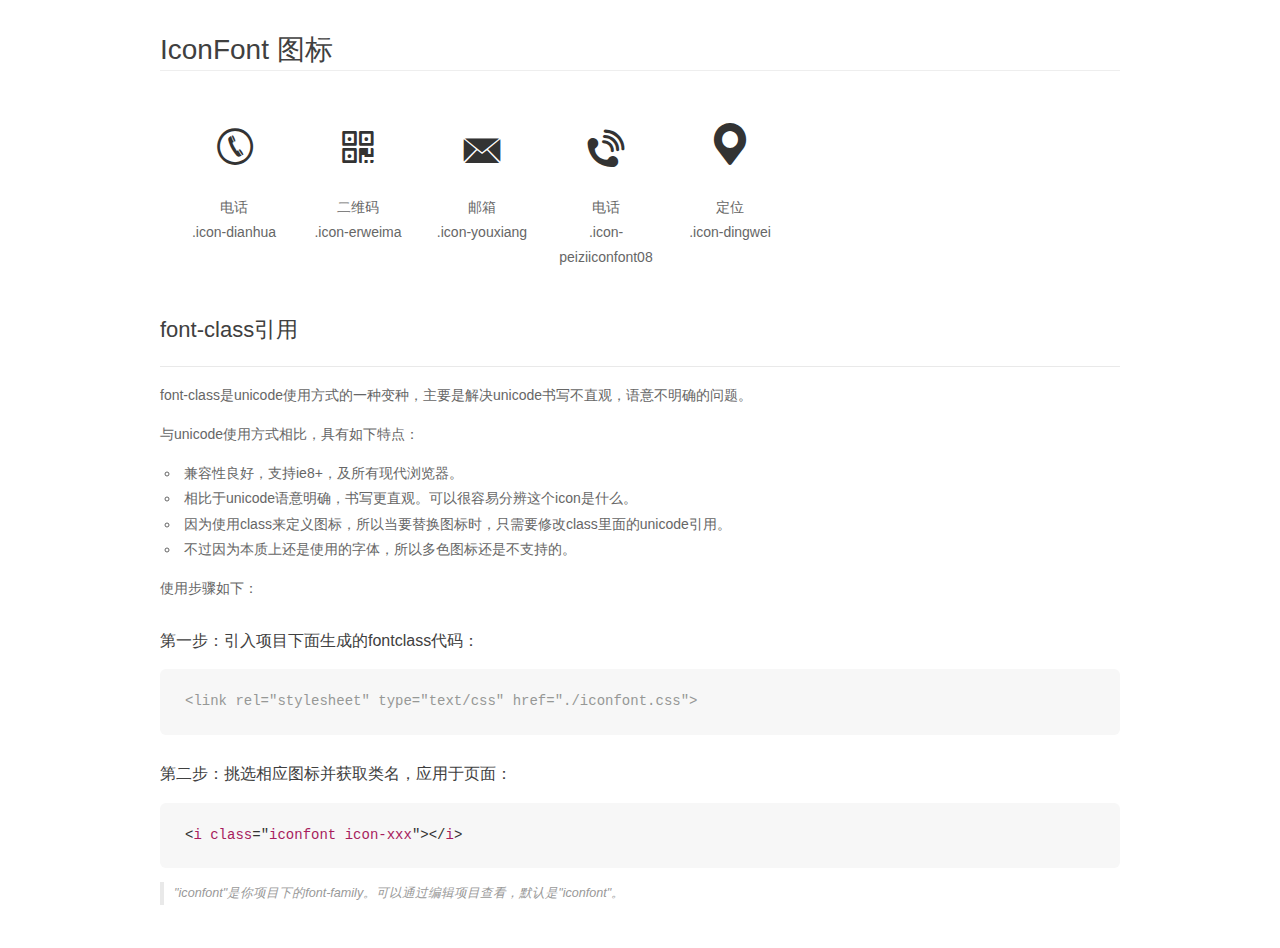
<file: font_icon/demo_fontclass.html>
<!DOCTYPE html>
<html>
<head>
    <meta charset="utf-8"/>
    <title>IconFont</title>
    <link rel="stylesheet" href="demo.css">
    <link rel="stylesheet" href="iconfont.css">
</head>
<body>
    <div class="main markdown">
        <h1>IconFont 图标</h1>
        <ul class="icon_lists clear">
            
                <li>
                <i class="icon iconfont icon-dianhua"></i>
                    <div class="name">电话</div>
                    <div class="fontclass">.icon-dianhua</div>
                </li>
            
                <li>
                <i class="icon iconfont icon-erweima"></i>
                    <div class="name">二维码</div>
                    <div class="fontclass">.icon-erweima</div>
                </li>
            
                <li>
                <i class="icon iconfont icon-youxiang"></i>
                    <div class="name">邮箱</div>
                    <div class="fontclass">.icon-youxiang</div>
                </li>
            
                <li>
                <i class="icon iconfont icon-peiziiconfont08"></i>
                    <div class="name">电话</div>
                    <div class="fontclass">.icon-peiziiconfont08</div>
                </li>
            
                <li>
                <i class="icon iconfont icon-dingwei"></i>
                    <div class="name">定位</div>
                    <div class="fontclass">.icon-dingwei</div>
                </li>
            
        </ul>

        <h2 id="font-class-">font-class引用</h2>
        <hr>

        <p>font-class是unicode使用方式的一种变种，主要是解决unicode书写不直观，语意不明确的问题。</p>
        <p>与unicode使用方式相比，具有如下特点：</p>
        <ul>
        <li>兼容性良好，支持ie8+，及所有现代浏览器。</li>
        <li>相比于unicode语意明确，书写更直观。可以很容易分辨这个icon是什么。</li>
        <li>因为使用class来定义图标，所以当要替换图标时，只需要修改class里面的unicode引用。</li>
        <li>不过因为本质上还是使用的字体，所以多色图标还是不支持的。</li>
        </ul>
        <p>使用步骤如下：</p>
        <h3 id="-fontclass-">第一步：引入项目下面生成的fontclass代码：</h3>


        <pre><code class="lang-js hljs javascript"><span class="hljs-comment">&lt;link rel="stylesheet" type="text/css" href="./iconfont.css"&gt;</span></code></pre>
        <h3 id="-">第二步：挑选相应图标并获取类名，应用于页面：</h3>
        <pre><code class="lang-css hljs">&lt;<span class="hljs-selector-tag">i</span> <span class="hljs-selector-tag">class</span>="<span class="hljs-selector-tag">iconfont</span> <span class="hljs-selector-tag">icon-xxx</span>"&gt;&lt;/<span class="hljs-selector-tag">i</span>&gt;</code></pre>
        <blockquote>
        <p>"iconfont"是你项目下的font-family。可以通过编辑项目查看，默认是"iconfont"。</p>
        </blockquote>
    </div>
</body>
</html>
</file>
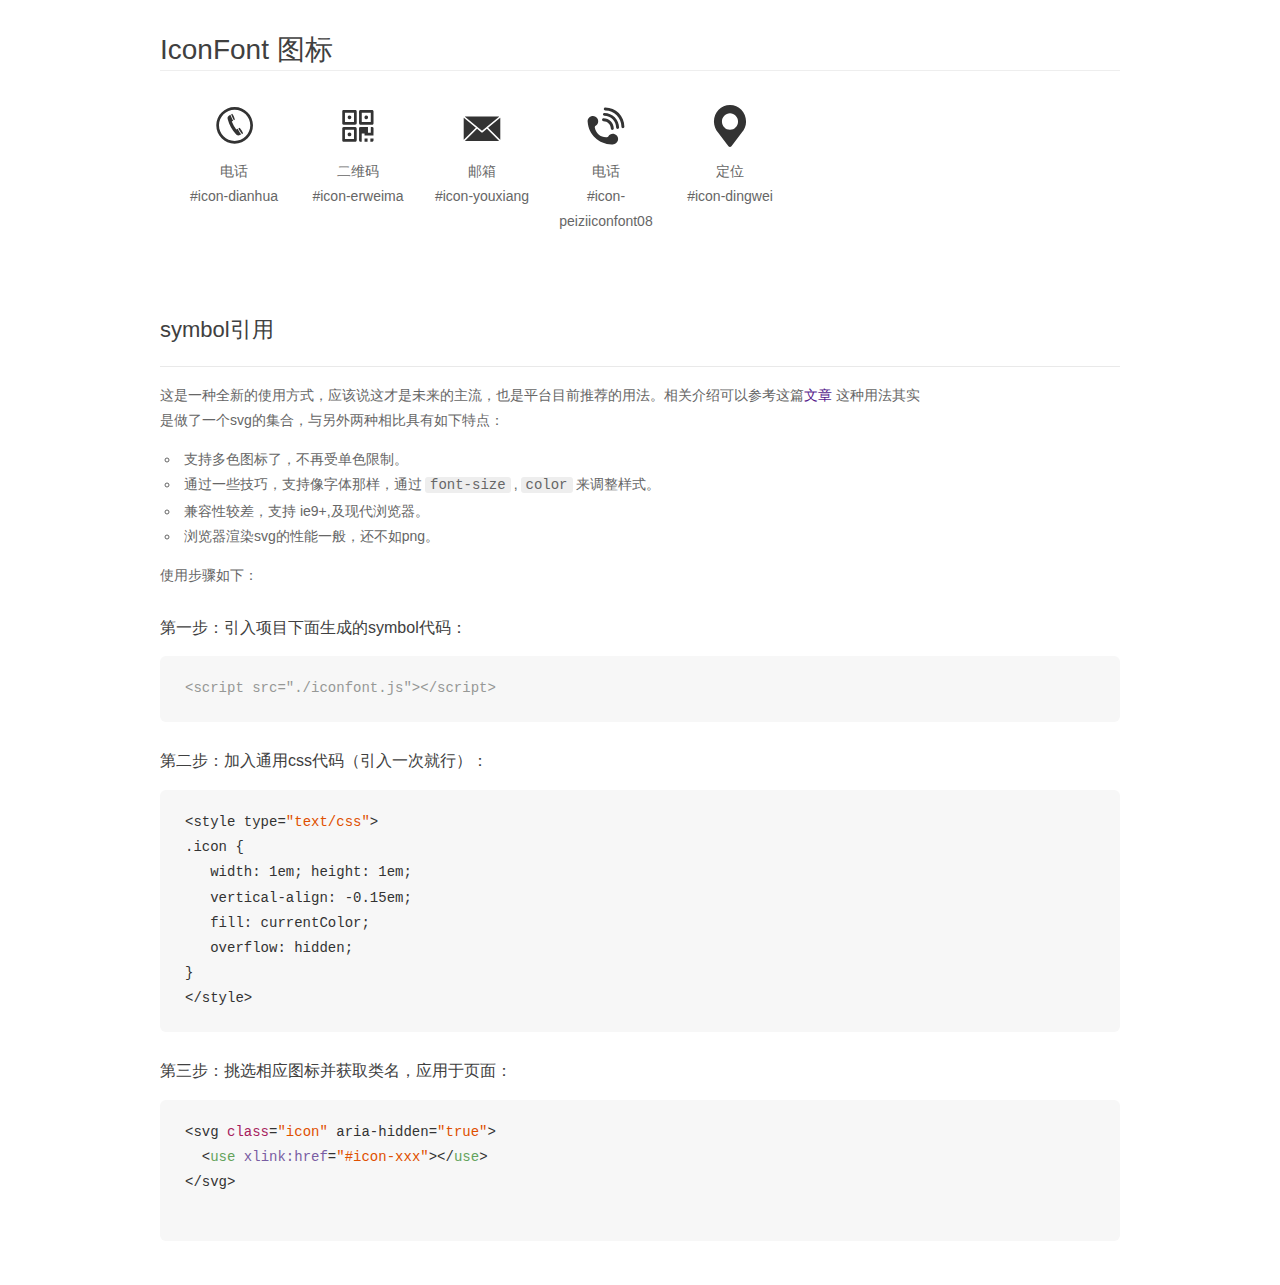
<file: font_icon/demo_symbol.html>
<!DOCTYPE html>
<html>
<head>
    <meta charset="utf-8"/>
    <title>IconFont</title>
    <link rel="stylesheet" href="demo.css">
    <script src="iconfont.js"></script>

    <style type="text/css">
        .icon {
          /* 通过设置 font-size 来改变图标大小 */
          width: 1em; height: 1em;
          /* 图标和文字相邻时，垂直对齐 */
          vertical-align: -0.15em;
          /* 通过设置 color 来改变 SVG 的颜色/fill */
          fill: currentColor;
          /* path 和 stroke 溢出 viewBox 部分在 IE 下会显示
             normalize.css 中也包含这行 */
          overflow: hidden;
        }

    </style>
</head>
<body>
    <div class="main markdown">
        <h1>IconFont 图标</h1>
        <ul class="icon_lists clear">
            
                <li>
                    <svg class="icon" aria-hidden="true">
                        <use xlink:href="#icon-dianhua"></use>
                    </svg>
                    <div class="name">电话</div>
                    <div class="fontclass">#icon-dianhua</div>
                </li>
            
                <li>
                    <svg class="icon" aria-hidden="true">
                        <use xlink:href="#icon-erweima"></use>
                    </svg>
                    <div class="name">二维码</div>
                    <div class="fontclass">#icon-erweima</div>
                </li>
            
                <li>
                    <svg class="icon" aria-hidden="true">
                        <use xlink:href="#icon-youxiang"></use>
                    </svg>
                    <div class="name">邮箱</div>
                    <div class="fontclass">#icon-youxiang</div>
                </li>
            
                <li>
                    <svg class="icon" aria-hidden="true">
                        <use xlink:href="#icon-peiziiconfont08"></use>
                    </svg>
                    <div class="name">电话</div>
                    <div class="fontclass">#icon-peiziiconfont08</div>
                </li>
            
                <li>
                    <svg class="icon" aria-hidden="true">
                        <use xlink:href="#icon-dingwei"></use>
                    </svg>
                    <div class="name">定位</div>
                    <div class="fontclass">#icon-dingwei</div>
                </li>
            
        </ul>


        <h2 id="symbol-">symbol引用</h2>
        <hr>

        <p>这是一种全新的使用方式，应该说这才是未来的主流，也是平台目前推荐的用法。相关介绍可以参考这篇<a href="">文章</a>
        这种用法其实是做了一个svg的集合，与另外两种相比具有如下特点：</p>
        <ul>
          <li>支持多色图标了，不再受单色限制。</li>
          <li>通过一些技巧，支持像字体那样，通过<code>font-size</code>,<code>color</code>来调整样式。</li>
          <li>兼容性较差，支持 ie9+,及现代浏览器。</li>
          <li>浏览器渲染svg的性能一般，还不如png。</li>
        </ul>
        <p>使用步骤如下：</p>
        <h3 id="-symbol-">第一步：引入项目下面生成的symbol代码：</h3>
        <pre><code class="lang-js hljs javascript"><span class="hljs-comment">&lt;script src="./iconfont.js"&gt;&lt;/script&gt;</span></code></pre>
        <h3 id="-css-">第二步：加入通用css代码（引入一次就行）：</h3>
        <pre><code class="lang-js hljs javascript">&lt;style type=<span class="hljs-string">"text/css"</span>&gt;
.icon {
   width: <span class="hljs-number">1</span>em; height: <span class="hljs-number">1</span>em;
   vertical-align: <span class="hljs-number">-0.15</span>em;
   fill: currentColor;
   overflow: hidden;
}
&lt;<span class="hljs-regexp">/style&gt;</span></code></pre>
        <h3 id="-">第三步：挑选相应图标并获取类名，应用于页面：</h3>
        <pre><code class="lang-js hljs javascript">&lt;svg <span class="hljs-class"><span class="hljs-keyword">class</span></span>=<span class="hljs-string">"icon"</span> aria-hidden=<span class="hljs-string">"true"</span>&gt;<span class="xml"><span class="hljs-tag">
  &lt;<span class="hljs-name">use</span> <span class="hljs-attr">xlink:href</span>=<span class="hljs-string">"#icon-xxx"</span>&gt;</span><span class="hljs-tag">&lt;/<span class="hljs-name">use</span>&gt;</span>
</span>&lt;<span class="hljs-regexp">/svg&gt;
        </span></code></pre>
    </div>
</body>
</html>
</file>
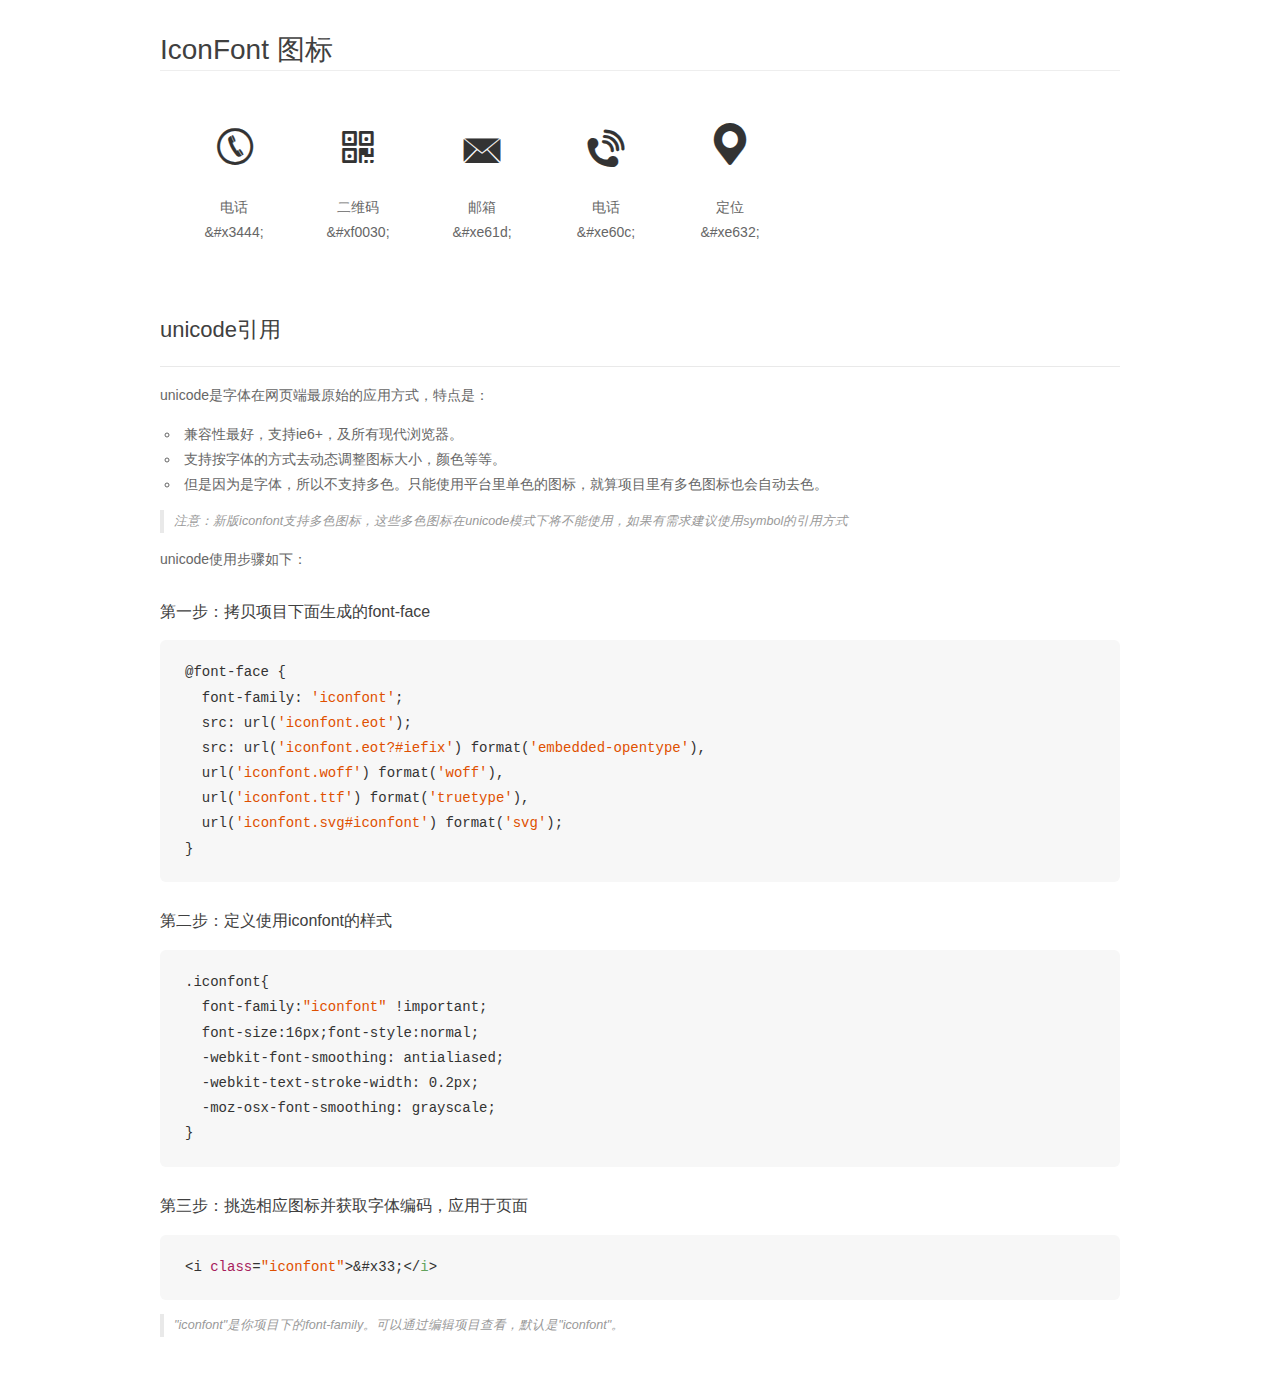
<file: font_icon/demo_unicode.html>
<!DOCTYPE html>
<html>
<head>
    <meta charset="utf-8"/>
    <title>IconFont</title>
    <link rel="stylesheet" href="demo.css">

    <style type="text/css">

        @font-face {font-family: "iconfont";
          src: url('iconfont.eot'); /* IE9*/
          src: url('iconfont.eot#iefix') format('embedded-opentype'), /* IE6-IE8 */
          url('iconfont.woff') format('woff'), /* chrome, firefox */
          url('iconfont.ttf') format('truetype'), /* chrome, firefox, opera, Safari, Android, iOS 4.2+*/
          url('iconfont.svg#iconfont') format('svg'); /* iOS 4.1- */
        }

        .iconfont {
          font-family:"iconfont" !important;
          font-size:16px;
          font-style:normal;
          -webkit-font-smoothing: antialiased;
          -webkit-text-stroke-width: 0.2px;
          -moz-osx-font-smoothing: grayscale;
        }

    </style>
</head>
<body>
    <div class="main markdown">
        <h1>IconFont 图标</h1>
        <ul class="icon_lists clear">
            
                <li>
                <i class="icon iconfont">&#x3444;</i>
                    <div class="name">电话</div>
                    <div class="code">&amp;#x3444;</div>
                </li>
            
                <li>
                <i class="icon iconfont">&#xf0030;</i>
                    <div class="name">二维码</div>
                    <div class="code">&amp;#xf0030;</div>
                </li>
            
                <li>
                <i class="icon iconfont">&#xe61d;</i>
                    <div class="name">邮箱</div>
                    <div class="code">&amp;#xe61d;</div>
                </li>
            
                <li>
                <i class="icon iconfont">&#xe60c;</i>
                    <div class="name">电话</div>
                    <div class="code">&amp;#xe60c;</div>
                </li>
            
                <li>
                <i class="icon iconfont">&#xe632;</i>
                    <div class="name">定位</div>
                    <div class="code">&amp;#xe632;</div>
                </li>
            
        </ul>
        <h2 id="unicode-">unicode引用</h2>
        <hr>

        <p>unicode是字体在网页端最原始的应用方式，特点是：</p>
        <ul>
        <li>兼容性最好，支持ie6+，及所有现代浏览器。</li>
        <li>支持按字体的方式去动态调整图标大小，颜色等等。</li>
        <li>但是因为是字体，所以不支持多色。只能使用平台里单色的图标，就算项目里有多色图标也会自动去色。</li>
        </ul>
        <blockquote>
        <p>注意：新版iconfont支持多色图标，这些多色图标在unicode模式下将不能使用，如果有需求建议使用symbol的引用方式</p>
        </blockquote>
        <p>unicode使用步骤如下：</p>
        <h3 id="-font-face">第一步：拷贝项目下面生成的font-face</h3>
        <pre><code class="lang-js hljs javascript">@font-face {
  font-family: <span class="hljs-string">'iconfont'</span>;
  src: url(<span class="hljs-string">'iconfont.eot'</span>);
  src: url(<span class="hljs-string">'iconfont.eot?#iefix'</span>) format(<span class="hljs-string">'embedded-opentype'</span>),
  url(<span class="hljs-string">'iconfont.woff'</span>) format(<span class="hljs-string">'woff'</span>),
  url(<span class="hljs-string">'iconfont.ttf'</span>) format(<span class="hljs-string">'truetype'</span>),
  url(<span class="hljs-string">'iconfont.svg#iconfont'</span>) format(<span class="hljs-string">'svg'</span>);
}
</code></pre>
        <h3 id="-iconfont-">第二步：定义使用iconfont的样式</h3>
        <pre><code class="lang-js hljs javascript">.iconfont{
  font-family:<span class="hljs-string">"iconfont"</span> !important;
  font-size:<span class="hljs-number">16</span>px;font-style:normal;
  -webkit-font-smoothing: antialiased;
  -webkit-text-stroke-width: <span class="hljs-number">0.2</span>px;
  -moz-osx-font-smoothing: grayscale;
}
</code></pre>
        <h3 id="-">第三步：挑选相应图标并获取字体编码，应用于页面</h3>
        <pre><code class="lang-js hljs javascript">&lt;i <span class="hljs-class"><span class="hljs-keyword">class</span></span>=<span class="hljs-string">"iconfont"</span>&gt;&amp;#x33;<span class="xml"><span class="hljs-tag">&lt;/<span class="hljs-name">i</span>&gt;</span></span></code></pre>

        <blockquote>
        <p>"iconfont"是你项目下的font-family。可以通过编辑项目查看，默认是"iconfont"。</p>
        </blockquote>
    </div>


</body>
</html>
</file>
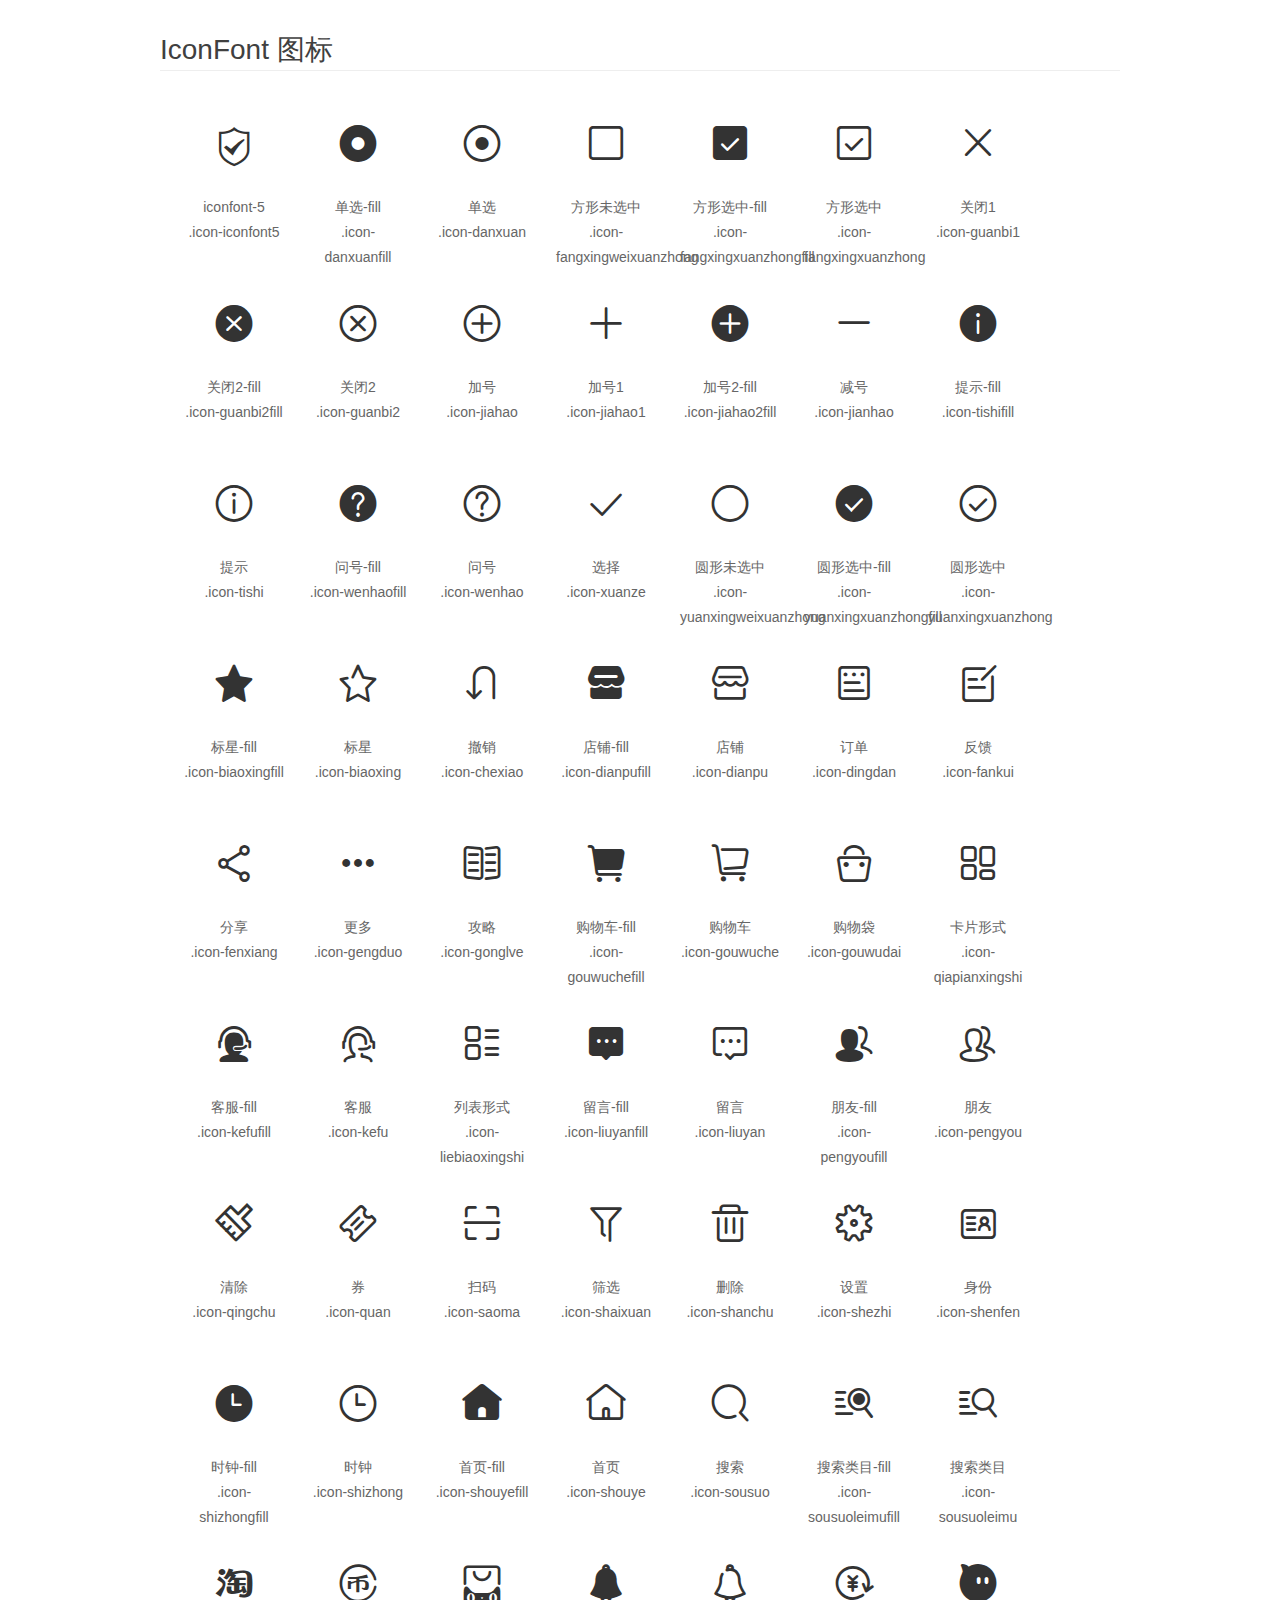
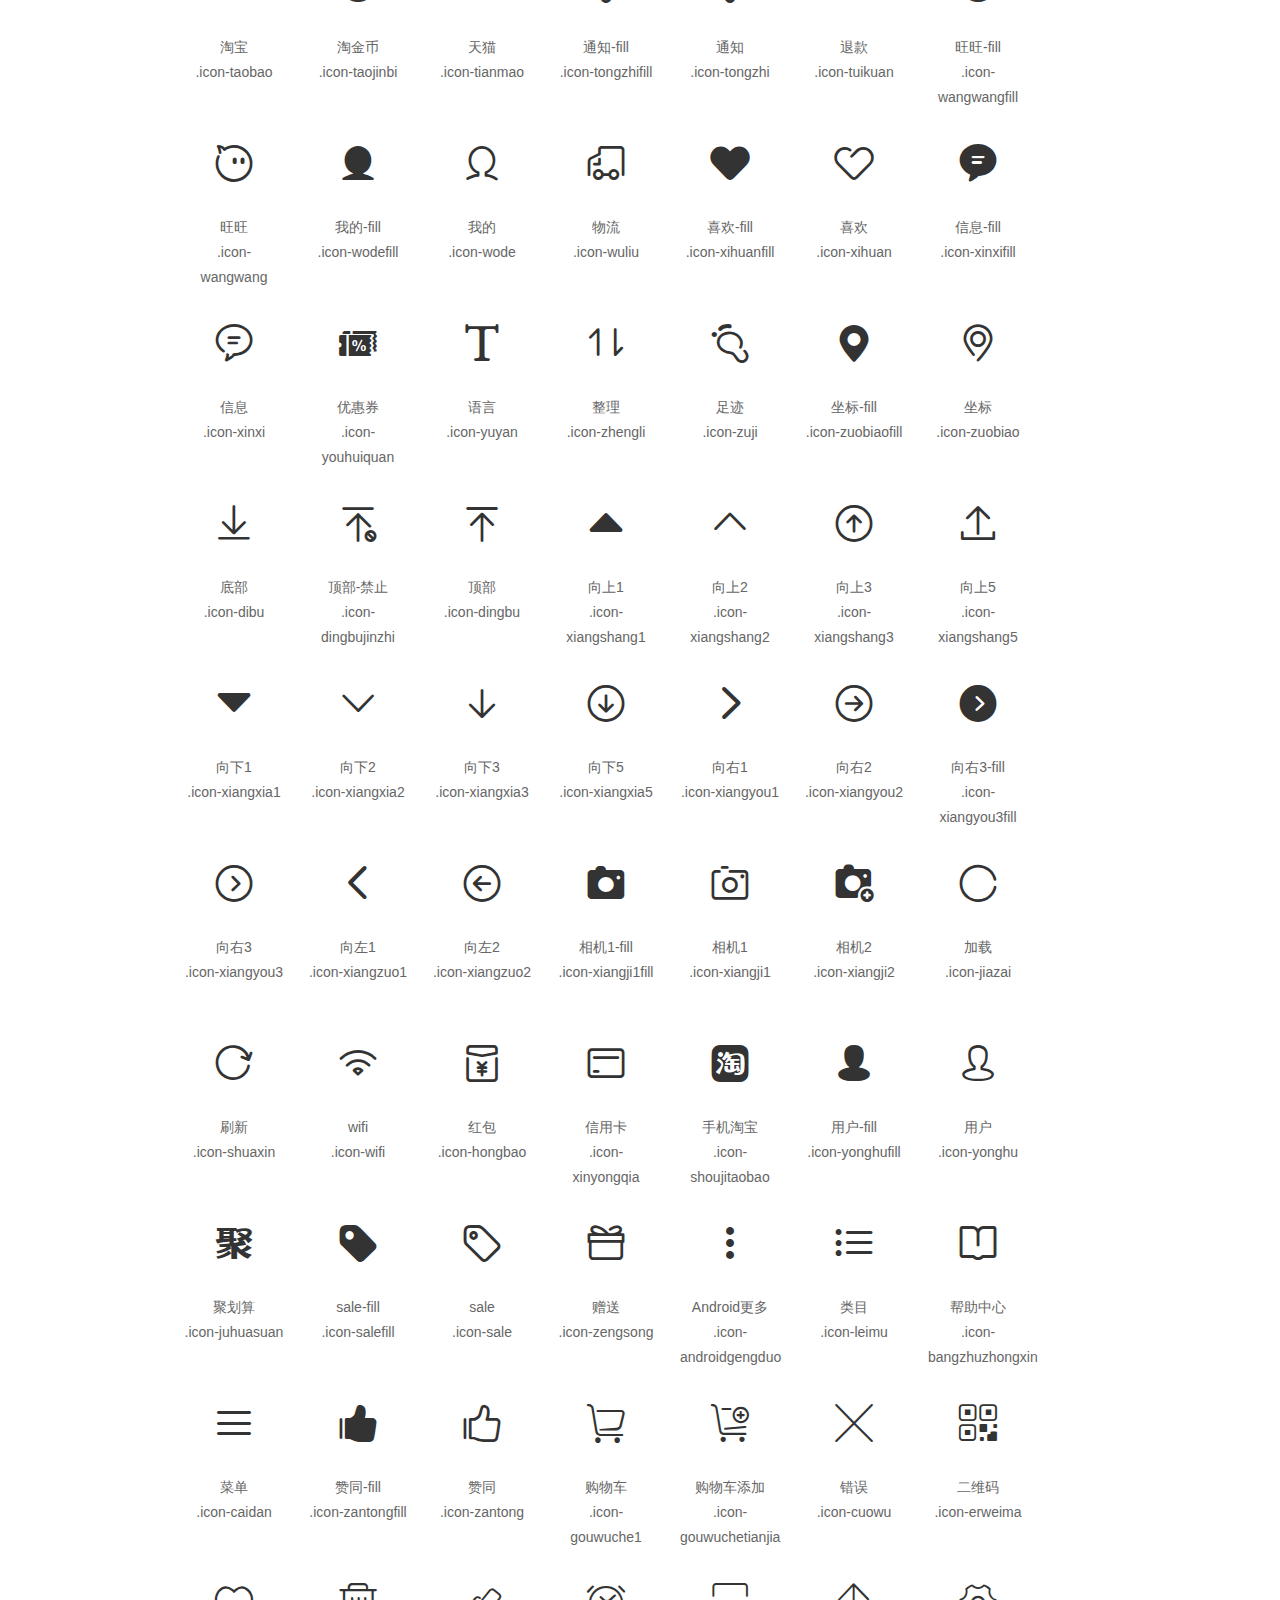
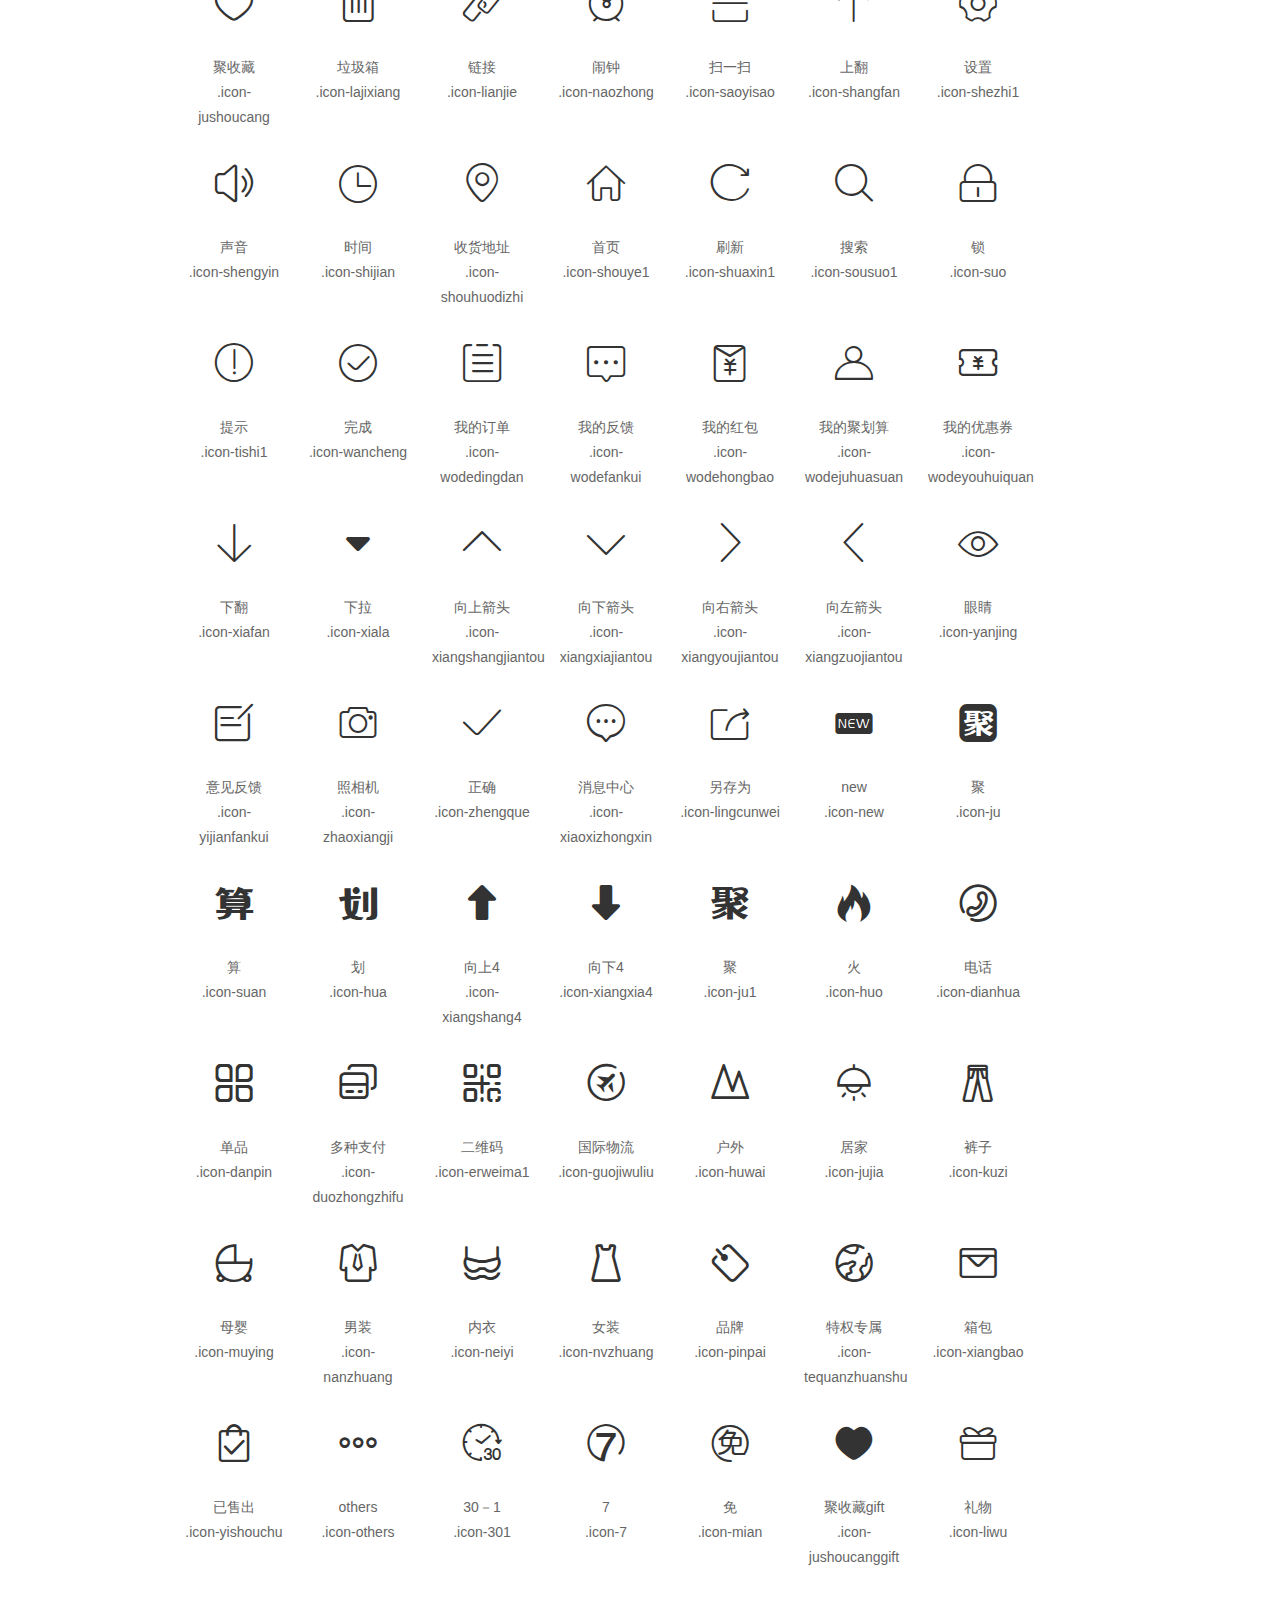
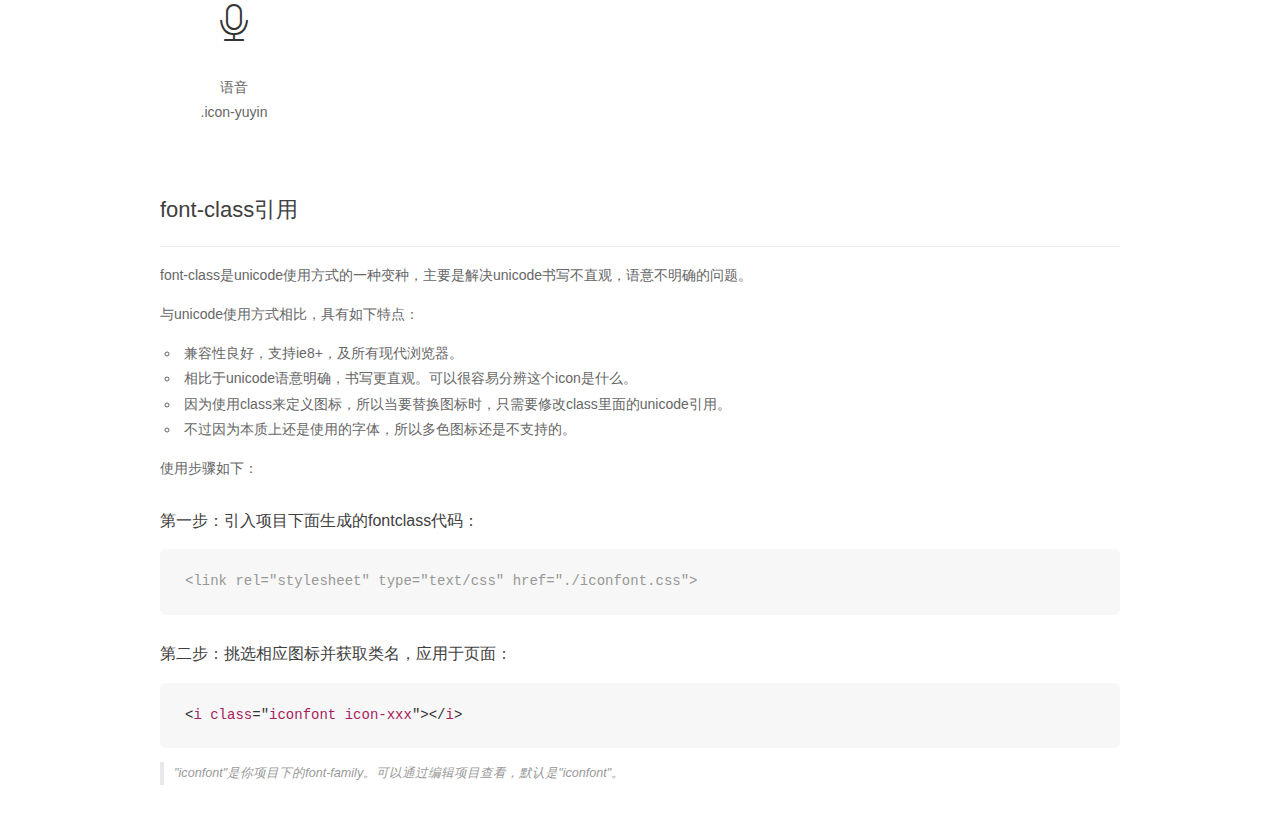
<file: font_icon02/demo_fontclass.html>
<!DOCTYPE html>
<html>
<head>
    <meta charset="utf-8"/>
    <title>IconFont</title>
    <link rel="stylesheet" href="demo.css">
    <link rel="stylesheet" href="iconfont.css">
</head>
<body>
    <div class="main markdown">
        <h1>IconFont 图标</h1>
        <ul class="icon_lists clear">
            
                <li>
                <i class="icon iconfont icon-iconfont5"></i>
                    <div class="name">iconfont-5</div>
                    <div class="fontclass">.icon-iconfont5</div>
                </li>
            
                <li>
                <i class="icon iconfont icon-danxuanfill"></i>
                    <div class="name">单选-fill</div>
                    <div class="fontclass">.icon-danxuanfill</div>
                </li>
            
                <li>
                <i class="icon iconfont icon-danxuan"></i>
                    <div class="name">单选</div>
                    <div class="fontclass">.icon-danxuan</div>
                </li>
            
                <li>
                <i class="icon iconfont icon-fangxingweixuanzhong"></i>
                    <div class="name">方形未选中</div>
                    <div class="fontclass">.icon-fangxingweixuanzhong</div>
                </li>
            
                <li>
                <i class="icon iconfont icon-fangxingxuanzhongfill"></i>
                    <div class="name">方形选中-fill</div>
                    <div class="fontclass">.icon-fangxingxuanzhongfill</div>
                </li>
            
                <li>
                <i class="icon iconfont icon-fangxingxuanzhong"></i>
                    <div class="name">方形选中</div>
                    <div class="fontclass">.icon-fangxingxuanzhong</div>
                </li>
            
                <li>
                <i class="icon iconfont icon-guanbi1"></i>
                    <div class="name">关闭1</div>
                    <div class="fontclass">.icon-guanbi1</div>
                </li>
            
                <li>
                <i class="icon iconfont icon-guanbi2fill"></i>
                    <div class="name">关闭2-fill</div>
                    <div class="fontclass">.icon-guanbi2fill</div>
                </li>
            
                <li>
                <i class="icon iconfont icon-guanbi2"></i>
                    <div class="name">关闭2</div>
                    <div class="fontclass">.icon-guanbi2</div>
                </li>
            
                <li>
                <i class="icon iconfont icon-jiahao"></i>
                    <div class="name">加号</div>
                    <div class="fontclass">.icon-jiahao</div>
                </li>
            
                <li>
                <i class="icon iconfont icon-jiahao1"></i>
                    <div class="name">加号1</div>
                    <div class="fontclass">.icon-jiahao1</div>
                </li>
            
                <li>
                <i class="icon iconfont icon-jiahao2fill"></i>
                    <div class="name">加号2-fill</div>
                    <div class="fontclass">.icon-jiahao2fill</div>
                </li>
            
                <li>
                <i class="icon iconfont icon-jianhao"></i>
                    <div class="name">减号</div>
                    <div class="fontclass">.icon-jianhao</div>
                </li>
            
                <li>
                <i class="icon iconfont icon-tishifill"></i>
                    <div class="name">提示-fill</div>
                    <div class="fontclass">.icon-tishifill</div>
                </li>
            
                <li>
                <i class="icon iconfont icon-tishi"></i>
                    <div class="name">提示</div>
                    <div class="fontclass">.icon-tishi</div>
                </li>
            
                <li>
                <i class="icon iconfont icon-wenhaofill"></i>
                    <div class="name">问号-fill</div>
                    <div class="fontclass">.icon-wenhaofill</div>
                </li>
            
                <li>
                <i class="icon iconfont icon-wenhao"></i>
                    <div class="name">问号</div>
                    <div class="fontclass">.icon-wenhao</div>
                </li>
            
                <li>
                <i class="icon iconfont icon-xuanze"></i>
                    <div class="name">选择</div>
                    <div class="fontclass">.icon-xuanze</div>
                </li>
            
                <li>
                <i class="icon iconfont icon-yuanxingweixuanzhong"></i>
                    <div class="name">圆形未选中</div>
                    <div class="fontclass">.icon-yuanxingweixuanzhong</div>
                </li>
            
                <li>
                <i class="icon iconfont icon-yuanxingxuanzhongfill"></i>
                    <div class="name">圆形选中-fill</div>
                    <div class="fontclass">.icon-yuanxingxuanzhongfill</div>
                </li>
            
                <li>
                <i class="icon iconfont icon-yuanxingxuanzhong"></i>
                    <div class="name">圆形选中</div>
                    <div class="fontclass">.icon-yuanxingxuanzhong</div>
                </li>
            
                <li>
                <i class="icon iconfont icon-biaoxingfill"></i>
                    <div class="name">标星-fill</div>
                    <div class="fontclass">.icon-biaoxingfill</div>
                </li>
            
                <li>
                <i class="icon iconfont icon-biaoxing"></i>
                    <div class="name">标星</div>
                    <div class="fontclass">.icon-biaoxing</div>
                </li>
            
                <li>
                <i class="icon iconfont icon-chexiao"></i>
                    <div class="name">撤销</div>
                    <div class="fontclass">.icon-chexiao</div>
                </li>
            
                <li>
                <i class="icon iconfont icon-dianpufill"></i>
                    <div class="name">店铺-fill</div>
                    <div class="fontclass">.icon-dianpufill</div>
                </li>
            
                <li>
                <i class="icon iconfont icon-dianpu"></i>
                    <div class="name">店铺</div>
                    <div class="fontclass">.icon-dianpu</div>
                </li>
            
                <li>
                <i class="icon iconfont icon-dingdan"></i>
                    <div class="name">订单</div>
                    <div class="fontclass">.icon-dingdan</div>
                </li>
            
                <li>
                <i class="icon iconfont icon-fankui"></i>
                    <div class="name">反馈</div>
                    <div class="fontclass">.icon-fankui</div>
                </li>
            
                <li>
                <i class="icon iconfont icon-fenxiang"></i>
                    <div class="name">分享</div>
                    <div class="fontclass">.icon-fenxiang</div>
                </li>
            
                <li>
                <i class="icon iconfont icon-gengduo"></i>
                    <div class="name">更多</div>
                    <div class="fontclass">.icon-gengduo</div>
                </li>
            
                <li>
                <i class="icon iconfont icon-gonglve"></i>
                    <div class="name">攻略</div>
                    <div class="fontclass">.icon-gonglve</div>
                </li>
            
                <li>
                <i class="icon iconfont icon-gouwuchefill"></i>
                    <div class="name">购物车-fill</div>
                    <div class="fontclass">.icon-gouwuchefill</div>
                </li>
            
                <li>
                <i class="icon iconfont icon-gouwuche"></i>
                    <div class="name">购物车</div>
                    <div class="fontclass">.icon-gouwuche</div>
                </li>
            
                <li>
                <i class="icon iconfont icon-gouwudai"></i>
                    <div class="name">购物袋</div>
                    <div class="fontclass">.icon-gouwudai</div>
                </li>
            
                <li>
                <i class="icon iconfont icon-qiapianxingshi"></i>
                    <div class="name">卡片形式</div>
                    <div class="fontclass">.icon-qiapianxingshi</div>
                </li>
            
                <li>
                <i class="icon iconfont icon-kefufill"></i>
                    <div class="name">客服-fill</div>
                    <div class="fontclass">.icon-kefufill</div>
                </li>
            
                <li>
                <i class="icon iconfont icon-kefu"></i>
                    <div class="name">客服</div>
                    <div class="fontclass">.icon-kefu</div>
                </li>
            
                <li>
                <i class="icon iconfont icon-liebiaoxingshi"></i>
                    <div class="name">列表形式</div>
                    <div class="fontclass">.icon-liebiaoxingshi</div>
                </li>
            
                <li>
                <i class="icon iconfont icon-liuyanfill"></i>
                    <div class="name">留言-fill</div>
                    <div class="fontclass">.icon-liuyanfill</div>
                </li>
            
                <li>
                <i class="icon iconfont icon-liuyan"></i>
                    <div class="name">留言</div>
                    <div class="fontclass">.icon-liuyan</div>
                </li>
            
                <li>
                <i class="icon iconfont icon-pengyoufill"></i>
                    <div class="name">朋友-fill</div>
                    <div class="fontclass">.icon-pengyoufill</div>
                </li>
            
                <li>
                <i class="icon iconfont icon-pengyou"></i>
                    <div class="name">朋友</div>
                    <div class="fontclass">.icon-pengyou</div>
                </li>
            
                <li>
                <i class="icon iconfont icon-qingchu"></i>
                    <div class="name">清除</div>
                    <div class="fontclass">.icon-qingchu</div>
                </li>
            
                <li>
                <i class="icon iconfont icon-quan"></i>
                    <div class="name">券</div>
                    <div class="fontclass">.icon-quan</div>
                </li>
            
                <li>
                <i class="icon iconfont icon-saoma"></i>
                    <div class="name">扫码</div>
                    <div class="fontclass">.icon-saoma</div>
                </li>
            
                <li>
                <i class="icon iconfont icon-shaixuan"></i>
                    <div class="name">筛选</div>
                    <div class="fontclass">.icon-shaixuan</div>
                </li>
            
                <li>
                <i class="icon iconfont icon-shanchu"></i>
                    <div class="name">删除</div>
                    <div class="fontclass">.icon-shanchu</div>
                </li>
            
                <li>
                <i class="icon iconfont icon-shezhi"></i>
                    <div class="name">设置</div>
                    <div class="fontclass">.icon-shezhi</div>
                </li>
            
                <li>
                <i class="icon iconfont icon-shenfen"></i>
                    <div class="name">身份</div>
                    <div class="fontclass">.icon-shenfen</div>
                </li>
            
                <li>
                <i class="icon iconfont icon-shizhongfill"></i>
                    <div class="name">时钟-fill</div>
                    <div class="fontclass">.icon-shizhongfill</div>
                </li>
            
                <li>
                <i class="icon iconfont icon-shizhong"></i>
                    <div class="name">时钟</div>
                    <div class="fontclass">.icon-shizhong</div>
                </li>
            
                <li>
                <i class="icon iconfont icon-shouyefill"></i>
                    <div class="name">首页-fill</div>
                    <div class="fontclass">.icon-shouyefill</div>
                </li>
            
                <li>
                <i class="icon iconfont icon-shouye"></i>
                    <div class="name">首页</div>
                    <div class="fontclass">.icon-shouye</div>
                </li>
            
                <li>
                <i class="icon iconfont icon-sousuo"></i>
                    <div class="name">搜索</div>
                    <div class="fontclass">.icon-sousuo</div>
                </li>
            
                <li>
                <i class="icon iconfont icon-sousuoleimufill"></i>
                    <div class="name">搜索类目-fill</div>
                    <div class="fontclass">.icon-sousuoleimufill</div>
                </li>
            
                <li>
                <i class="icon iconfont icon-sousuoleimu"></i>
                    <div class="name">搜索类目</div>
                    <div class="fontclass">.icon-sousuoleimu</div>
                </li>
            
                <li>
                <i class="icon iconfont icon-taobao"></i>
                    <div class="name">淘宝</div>
                    <div class="fontclass">.icon-taobao</div>
                </li>
            
                <li>
                <i class="icon iconfont icon-taojinbi"></i>
                    <div class="name">淘金币</div>
                    <div class="fontclass">.icon-taojinbi</div>
                </li>
            
                <li>
                <i class="icon iconfont icon-tianmao"></i>
                    <div class="name">天猫</div>
                    <div class="fontclass">.icon-tianmao</div>
                </li>
            
                <li>
                <i class="icon iconfont icon-tongzhifill"></i>
                    <div class="name">通知-fill</div>
                    <div class="fontclass">.icon-tongzhifill</div>
                </li>
            
                <li>
                <i class="icon iconfont icon-tongzhi"></i>
                    <div class="name">通知</div>
                    <div class="fontclass">.icon-tongzhi</div>
                </li>
            
                <li>
                <i class="icon iconfont icon-tuikuan"></i>
                    <div class="name">退款</div>
                    <div class="fontclass">.icon-tuikuan</div>
                </li>
            
                <li>
                <i class="icon iconfont icon-wangwangfill"></i>
                    <div class="name">旺旺-fill</div>
                    <div class="fontclass">.icon-wangwangfill</div>
                </li>
            
                <li>
                <i class="icon iconfont icon-wangwang"></i>
                    <div class="name">旺旺</div>
                    <div class="fontclass">.icon-wangwang</div>
                </li>
            
                <li>
                <i class="icon iconfont icon-wodefill"></i>
                    <div class="name">我的-fill</div>
                    <div class="fontclass">.icon-wodefill</div>
                </li>
            
                <li>
                <i class="icon iconfont icon-wode"></i>
                    <div class="name">我的</div>
                    <div class="fontclass">.icon-wode</div>
                </li>
            
                <li>
                <i class="icon iconfont icon-wuliu"></i>
                    <div class="name">物流</div>
                    <div class="fontclass">.icon-wuliu</div>
                </li>
            
                <li>
                <i class="icon iconfont icon-xihuanfill"></i>
                    <div class="name">喜欢-fill</div>
                    <div class="fontclass">.icon-xihuanfill</div>
                </li>
            
                <li>
                <i class="icon iconfont icon-xihuan"></i>
                    <div class="name">喜欢</div>
                    <div class="fontclass">.icon-xihuan</div>
                </li>
            
                <li>
                <i class="icon iconfont icon-xinxifill"></i>
                    <div class="name">信息-fill</div>
                    <div class="fontclass">.icon-xinxifill</div>
                </li>
            
                <li>
                <i class="icon iconfont icon-xinxi"></i>
                    <div class="name">信息</div>
                    <div class="fontclass">.icon-xinxi</div>
                </li>
            
                <li>
                <i class="icon iconfont icon-youhuiquan"></i>
                    <div class="name">优惠券</div>
                    <div class="fontclass">.icon-youhuiquan</div>
                </li>
            
                <li>
                <i class="icon iconfont icon-yuyan"></i>
                    <div class="name">语言</div>
                    <div class="fontclass">.icon-yuyan</div>
                </li>
            
                <li>
                <i class="icon iconfont icon-zhengli"></i>
                    <div class="name">整理</div>
                    <div class="fontclass">.icon-zhengli</div>
                </li>
            
                <li>
                <i class="icon iconfont icon-zuji"></i>
                    <div class="name">足迹</div>
                    <div class="fontclass">.icon-zuji</div>
                </li>
            
                <li>
                <i class="icon iconfont icon-zuobiaofill"></i>
                    <div class="name">坐标-fill</div>
                    <div class="fontclass">.icon-zuobiaofill</div>
                </li>
            
                <li>
                <i class="icon iconfont icon-zuobiao"></i>
                    <div class="name">坐标</div>
                    <div class="fontclass">.icon-zuobiao</div>
                </li>
            
                <li>
                <i class="icon iconfont icon-dibu"></i>
                    <div class="name">底部</div>
                    <div class="fontclass">.icon-dibu</div>
                </li>
            
                <li>
                <i class="icon iconfont icon-dingbujinzhi"></i>
                    <div class="name">顶部-禁止</div>
                    <div class="fontclass">.icon-dingbujinzhi</div>
                </li>
            
                <li>
                <i class="icon iconfont icon-dingbu"></i>
                    <div class="name">顶部</div>
                    <div class="fontclass">.icon-dingbu</div>
                </li>
            
                <li>
                <i class="icon iconfont icon-xiangshang1"></i>
                    <div class="name">向上1</div>
                    <div class="fontclass">.icon-xiangshang1</div>
                </li>
            
                <li>
                <i class="icon iconfont icon-xiangshang2"></i>
                    <div class="name">向上2</div>
                    <div class="fontclass">.icon-xiangshang2</div>
                </li>
            
                <li>
                <i class="icon iconfont icon-xiangshang3"></i>
                    <div class="name">向上3</div>
                    <div class="fontclass">.icon-xiangshang3</div>
                </li>
            
                <li>
                <i class="icon iconfont icon-xiangshang5"></i>
                    <div class="name">向上5</div>
                    <div class="fontclass">.icon-xiangshang5</div>
                </li>
            
                <li>
                <i class="icon iconfont icon-xiangxia1"></i>
                    <div class="name">向下1</div>
                    <div class="fontclass">.icon-xiangxia1</div>
                </li>
            
                <li>
                <i class="icon iconfont icon-xiangxia2"></i>
                    <div class="name">向下2</div>
                    <div class="fontclass">.icon-xiangxia2</div>
                </li>
            
                <li>
                <i class="icon iconfont icon-xiangxia3"></i>
                    <div class="name">向下3</div>
                    <div class="fontclass">.icon-xiangxia3</div>
                </li>
            
                <li>
                <i class="icon iconfont icon-xiangxia5"></i>
                    <div class="name">向下5</div>
                    <div class="fontclass">.icon-xiangxia5</div>
                </li>
            
                <li>
                <i class="icon iconfont icon-xiangyou1"></i>
                    <div class="name">向右1</div>
                    <div class="fontclass">.icon-xiangyou1</div>
                </li>
            
                <li>
                <i class="icon iconfont icon-xiangyou2"></i>
                    <div class="name">向右2</div>
                    <div class="fontclass">.icon-xiangyou2</div>
                </li>
            
                <li>
                <i class="icon iconfont icon-xiangyou3fill"></i>
                    <div class="name">向右3-fill</div>
                    <div class="fontclass">.icon-xiangyou3fill</div>
                </li>
            
                <li>
                <i class="icon iconfont icon-xiangyou3"></i>
                    <div class="name">向右3</div>
                    <div class="fontclass">.icon-xiangyou3</div>
                </li>
            
                <li>
                <i class="icon iconfont icon-xiangzuo1"></i>
                    <div class="name">向左1</div>
                    <div class="fontclass">.icon-xiangzuo1</div>
                </li>
            
                <li>
                <i class="icon iconfont icon-xiangzuo2"></i>
                    <div class="name">向左2</div>
                    <div class="fontclass">.icon-xiangzuo2</div>
                </li>
            
                <li>
                <i class="icon iconfont icon-xiangji1fill"></i>
                    <div class="name">相机1-fill</div>
                    <div class="fontclass">.icon-xiangji1fill</div>
                </li>
            
                <li>
                <i class="icon iconfont icon-xiangji1"></i>
                    <div class="name">相机1</div>
                    <div class="fontclass">.icon-xiangji1</div>
                </li>
            
                <li>
                <i class="icon iconfont icon-xiangji2"></i>
                    <div class="name">相机2</div>
                    <div class="fontclass">.icon-xiangji2</div>
                </li>
            
                <li>
                <i class="icon iconfont icon-jiazai"></i>
                    <div class="name">加载</div>
                    <div class="fontclass">.icon-jiazai</div>
                </li>
            
                <li>
                <i class="icon iconfont icon-shuaxin"></i>
                    <div class="name">刷新</div>
                    <div class="fontclass">.icon-shuaxin</div>
                </li>
            
                <li>
                <i class="icon iconfont icon-wifi"></i>
                    <div class="name">wifi</div>
                    <div class="fontclass">.icon-wifi</div>
                </li>
            
                <li>
                <i class="icon iconfont icon-hongbao"></i>
                    <div class="name">红包</div>
                    <div class="fontclass">.icon-hongbao</div>
                </li>
            
                <li>
                <i class="icon iconfont icon-xinyongqia"></i>
                    <div class="name">信用卡</div>
                    <div class="fontclass">.icon-xinyongqia</div>
                </li>
            
                <li>
                <i class="icon iconfont icon-shoujitaobao"></i>
                    <div class="name">手机淘宝</div>
                    <div class="fontclass">.icon-shoujitaobao</div>
                </li>
            
                <li>
                <i class="icon iconfont icon-yonghufill"></i>
                    <div class="name">用户-fill</div>
                    <div class="fontclass">.icon-yonghufill</div>
                </li>
            
                <li>
                <i class="icon iconfont icon-yonghu"></i>
                    <div class="name">用户</div>
                    <div class="fontclass">.icon-yonghu</div>
                </li>
            
                <li>
                <i class="icon iconfont icon-juhuasuan"></i>
                    <div class="name">聚划算</div>
                    <div class="fontclass">.icon-juhuasuan</div>
                </li>
            
                <li>
                <i class="icon iconfont icon-salefill"></i>
                    <div class="name">sale-fill</div>
                    <div class="fontclass">.icon-salefill</div>
                </li>
            
                <li>
                <i class="icon iconfont icon-sale"></i>
                    <div class="name">sale</div>
                    <div class="fontclass">.icon-sale</div>
                </li>
            
                <li>
                <i class="icon iconfont icon-zengsong"></i>
                    <div class="name">赠送</div>
                    <div class="fontclass">.icon-zengsong</div>
                </li>
            
                <li>
                <i class="icon iconfont icon-androidgengduo"></i>
                    <div class="name">Android更多</div>
                    <div class="fontclass">.icon-androidgengduo</div>
                </li>
            
                <li>
                <i class="icon iconfont icon-leimu"></i>
                    <div class="name">类目</div>
                    <div class="fontclass">.icon-leimu</div>
                </li>
            
                <li>
                <i class="icon iconfont icon-bangzhuzhongxin"></i>
                    <div class="name">帮助中心</div>
                    <div class="fontclass">.icon-bangzhuzhongxin</div>
                </li>
            
                <li>
                <i class="icon iconfont icon-caidan"></i>
                    <div class="name">菜单</div>
                    <div class="fontclass">.icon-caidan</div>
                </li>
            
                <li>
                <i class="icon iconfont icon-zantongfill"></i>
                    <div class="name">赞同-fill</div>
                    <div class="fontclass">.icon-zantongfill</div>
                </li>
            
                <li>
                <i class="icon iconfont icon-zantong"></i>
                    <div class="name">赞同</div>
                    <div class="fontclass">.icon-zantong</div>
                </li>
            
                <li>
                <i class="icon iconfont icon-gouwuche1"></i>
                    <div class="name">购物车</div>
                    <div class="fontclass">.icon-gouwuche1</div>
                </li>
            
                <li>
                <i class="icon iconfont icon-gouwuchetianjia"></i>
                    <div class="name">购物车添加</div>
                    <div class="fontclass">.icon-gouwuchetianjia</div>
                </li>
            
                <li>
                <i class="icon iconfont icon-cuowu"></i>
                    <div class="name">错误</div>
                    <div class="fontclass">.icon-cuowu</div>
                </li>
            
                <li>
                <i class="icon iconfont icon-erweima"></i>
                    <div class="name">二维码</div>
                    <div class="fontclass">.icon-erweima</div>
                </li>
            
                <li>
                <i class="icon iconfont icon-jushoucang"></i>
                    <div class="name">聚收藏</div>
                    <div class="fontclass">.icon-jushoucang</div>
                </li>
            
                <li>
                <i class="icon iconfont icon-lajixiang"></i>
                    <div class="name">垃圾箱</div>
                    <div class="fontclass">.icon-lajixiang</div>
                </li>
            
                <li>
                <i class="icon iconfont icon-lianjie"></i>
                    <div class="name">链接</div>
                    <div class="fontclass">.icon-lianjie</div>
                </li>
            
                <li>
                <i class="icon iconfont icon-naozhong"></i>
                    <div class="name">闹钟</div>
                    <div class="fontclass">.icon-naozhong</div>
                </li>
            
                <li>
                <i class="icon iconfont icon-saoyisao"></i>
                    <div class="name">扫一扫</div>
                    <div class="fontclass">.icon-saoyisao</div>
                </li>
            
                <li>
                <i class="icon iconfont icon-shangfan"></i>
                    <div class="name">上翻</div>
                    <div class="fontclass">.icon-shangfan</div>
                </li>
            
                <li>
                <i class="icon iconfont icon-shezhi1"></i>
                    <div class="name">设置</div>
                    <div class="fontclass">.icon-shezhi1</div>
                </li>
            
                <li>
                <i class="icon iconfont icon-shengyin"></i>
                    <div class="name">声音</div>
                    <div class="fontclass">.icon-shengyin</div>
                </li>
            
                <li>
                <i class="icon iconfont icon-shijian"></i>
                    <div class="name">时间</div>
                    <div class="fontclass">.icon-shijian</div>
                </li>
            
                <li>
                <i class="icon iconfont icon-shouhuodizhi"></i>
                    <div class="name">收货地址</div>
                    <div class="fontclass">.icon-shouhuodizhi</div>
                </li>
            
                <li>
                <i class="icon iconfont icon-shouye1"></i>
                    <div class="name">首页</div>
                    <div class="fontclass">.icon-shouye1</div>
                </li>
            
                <li>
                <i class="icon iconfont icon-shuaxin1"></i>
                    <div class="name">刷新</div>
                    <div class="fontclass">.icon-shuaxin1</div>
                </li>
            
                <li>
                <i class="icon iconfont icon-sousuo1"></i>
                    <div class="name">搜索</div>
                    <div class="fontclass">.icon-sousuo1</div>
                </li>
            
                <li>
                <i class="icon iconfont icon-suo"></i>
                    <div class="name">锁</div>
                    <div class="fontclass">.icon-suo</div>
                </li>
            
                <li>
                <i class="icon iconfont icon-tishi1"></i>
                    <div class="name">提示</div>
                    <div class="fontclass">.icon-tishi1</div>
                </li>
            
                <li>
                <i class="icon iconfont icon-wancheng"></i>
                    <div class="name">完成</div>
                    <div class="fontclass">.icon-wancheng</div>
                </li>
            
                <li>
                <i class="icon iconfont icon-wodedingdan"></i>
                    <div class="name">我的订单</div>
                    <div class="fontclass">.icon-wodedingdan</div>
                </li>
            
                <li>
                <i class="icon iconfont icon-wodefankui"></i>
                    <div class="name">我的反馈</div>
                    <div class="fontclass">.icon-wodefankui</div>
                </li>
            
                <li>
                <i class="icon iconfont icon-wodehongbao"></i>
                    <div class="name">我的红包</div>
                    <div class="fontclass">.icon-wodehongbao</div>
                </li>
            
                <li>
                <i class="icon iconfont icon-wodejuhuasuan"></i>
                    <div class="name">我的聚划算</div>
                    <div class="fontclass">.icon-wodejuhuasuan</div>
                </li>
            
                <li>
                <i class="icon iconfont icon-wodeyouhuiquan"></i>
                    <div class="name">我的优惠券</div>
                    <div class="fontclass">.icon-wodeyouhuiquan</div>
                </li>
            
                <li>
                <i class="icon iconfont icon-xiafan"></i>
                    <div class="name">下翻</div>
                    <div class="fontclass">.icon-xiafan</div>
                </li>
            
                <li>
                <i class="icon iconfont icon-xiala"></i>
                    <div class="name">下拉</div>
                    <div class="fontclass">.icon-xiala</div>
                </li>
            
                <li>
                <i class="icon iconfont icon-xiangshangjiantou"></i>
                    <div class="name">向上箭头</div>
                    <div class="fontclass">.icon-xiangshangjiantou</div>
                </li>
            
                <li>
                <i class="icon iconfont icon-xiangxiajiantou"></i>
                    <div class="name">向下箭头</div>
                    <div class="fontclass">.icon-xiangxiajiantou</div>
                </li>
            
                <li>
                <i class="icon iconfont icon-xiangyoujiantou"></i>
                    <div class="name">向右箭头</div>
                    <div class="fontclass">.icon-xiangyoujiantou</div>
                </li>
            
                <li>
                <i class="icon iconfont icon-xiangzuojiantou"></i>
                    <div class="name">向左箭头</div>
                    <div class="fontclass">.icon-xiangzuojiantou</div>
                </li>
            
                <li>
                <i class="icon iconfont icon-yanjing"></i>
                    <div class="name">眼睛</div>
                    <div class="fontclass">.icon-yanjing</div>
                </li>
            
                <li>
                <i class="icon iconfont icon-yijianfankui"></i>
                    <div class="name">意见反馈</div>
                    <div class="fontclass">.icon-yijianfankui</div>
                </li>
            
                <li>
                <i class="icon iconfont icon-zhaoxiangji"></i>
                    <div class="name">照相机</div>
                    <div class="fontclass">.icon-zhaoxiangji</div>
                </li>
            
                <li>
                <i class="icon iconfont icon-zhengque"></i>
                    <div class="name">正确</div>
                    <div class="fontclass">.icon-zhengque</div>
                </li>
            
                <li>
                <i class="icon iconfont icon-xiaoxizhongxin"></i>
                    <div class="name">消息中心</div>
                    <div class="fontclass">.icon-xiaoxizhongxin</div>
                </li>
            
                <li>
                <i class="icon iconfont icon-lingcunwei"></i>
                    <div class="name">另存为</div>
                    <div class="fontclass">.icon-lingcunwei</div>
                </li>
            
                <li>
                <i class="icon iconfont icon-new"></i>
                    <div class="name">new</div>
                    <div class="fontclass">.icon-new</div>
                </li>
            
                <li>
                <i class="icon iconfont icon-ju"></i>
                    <div class="name">聚</div>
                    <div class="fontclass">.icon-ju</div>
                </li>
            
                <li>
                <i class="icon iconfont icon-suan"></i>
                    <div class="name">算</div>
                    <div class="fontclass">.icon-suan</div>
                </li>
            
                <li>
                <i class="icon iconfont icon-hua"></i>
                    <div class="name">划</div>
                    <div class="fontclass">.icon-hua</div>
                </li>
            
                <li>
                <i class="icon iconfont icon-xiangshang4"></i>
                    <div class="name">向上4</div>
                    <div class="fontclass">.icon-xiangshang4</div>
                </li>
            
                <li>
                <i class="icon iconfont icon-xiangxia4"></i>
                    <div class="name">向下4</div>
                    <div class="fontclass">.icon-xiangxia4</div>
                </li>
            
                <li>
                <i class="icon iconfont icon-ju1"></i>
                    <div class="name">聚</div>
                    <div class="fontclass">.icon-ju1</div>
                </li>
            
                <li>
                <i class="icon iconfont icon-huo"></i>
                    <div class="name">火</div>
                    <div class="fontclass">.icon-huo</div>
                </li>
            
                <li>
                <i class="icon iconfont icon-dianhua"></i>
                    <div class="name">电话</div>
                    <div class="fontclass">.icon-dianhua</div>
                </li>
            
                <li>
                <i class="icon iconfont icon-danpin"></i>
                    <div class="name">单品</div>
                    <div class="fontclass">.icon-danpin</div>
                </li>
            
                <li>
                <i class="icon iconfont icon-duozhongzhifu"></i>
                    <div class="name">多种支付</div>
                    <div class="fontclass">.icon-duozhongzhifu</div>
                </li>
            
                <li>
                <i class="icon iconfont icon-erweima1"></i>
                    <div class="name">二维码</div>
                    <div class="fontclass">.icon-erweima1</div>
                </li>
            
                <li>
                <i class="icon iconfont icon-guojiwuliu"></i>
                    <div class="name">国际物流</div>
                    <div class="fontclass">.icon-guojiwuliu</div>
                </li>
            
                <li>
                <i class="icon iconfont icon-huwai"></i>
                    <div class="name">户外</div>
                    <div class="fontclass">.icon-huwai</div>
                </li>
            
                <li>
                <i class="icon iconfont icon-jujia"></i>
                    <div class="name">居家</div>
                    <div class="fontclass">.icon-jujia</div>
                </li>
            
                <li>
                <i class="icon iconfont icon-kuzi"></i>
                    <div class="name">裤子  </div>
                    <div class="fontclass">.icon-kuzi</div>
                </li>
            
                <li>
                <i class="icon iconfont icon-muying"></i>
                    <div class="name">母婴</div>
                    <div class="fontclass">.icon-muying</div>
                </li>
            
                <li>
                <i class="icon iconfont icon-nanzhuang"></i>
                    <div class="name">男装</div>
                    <div class="fontclass">.icon-nanzhuang</div>
                </li>
            
                <li>
                <i class="icon iconfont icon-neiyi"></i>
                    <div class="name">内衣</div>
                    <div class="fontclass">.icon-neiyi</div>
                </li>
            
                <li>
                <i class="icon iconfont icon-nvzhuang"></i>
                    <div class="name">女装</div>
                    <div class="fontclass">.icon-nvzhuang</div>
                </li>
            
                <li>
                <i class="icon iconfont icon-pinpai"></i>
                    <div class="name">品牌</div>
                    <div class="fontclass">.icon-pinpai</div>
                </li>
            
                <li>
                <i class="icon iconfont icon-tequanzhuanshu"></i>
                    <div class="name">特权专属</div>
                    <div class="fontclass">.icon-tequanzhuanshu</div>
                </li>
            
                <li>
                <i class="icon iconfont icon-xiangbao"></i>
                    <div class="name">箱包</div>
                    <div class="fontclass">.icon-xiangbao</div>
                </li>
            
                <li>
                <i class="icon iconfont icon-yishouchu"></i>
                    <div class="name">已售出</div>
                    <div class="fontclass">.icon-yishouchu</div>
                </li>
            
                <li>
                <i class="icon iconfont icon-others"></i>
                    <div class="name">others</div>
                    <div class="fontclass">.icon-others</div>
                </li>
            
                <li>
                <i class="icon iconfont icon-301"></i>
                    <div class="name">30－1</div>
                    <div class="fontclass">.icon-301</div>
                </li>
            
                <li>
                <i class="icon iconfont icon-7"></i>
                    <div class="name">7</div>
                    <div class="fontclass">.icon-7</div>
                </li>
            
                <li>
                <i class="icon iconfont icon-mian"></i>
                    <div class="name">免</div>
                    <div class="fontclass">.icon-mian</div>
                </li>
            
                <li>
                <i class="icon iconfont icon-jushoucanggift"></i>
                    <div class="name">聚收藏gift</div>
                    <div class="fontclass">.icon-jushoucanggift</div>
                </li>
            
                <li>
                <i class="icon iconfont icon-liwu"></i>
                    <div class="name">礼物</div>
                    <div class="fontclass">.icon-liwu</div>
                </li>
            
                <li>
                <i class="icon iconfont icon-yuyin"></i>
                    <div class="name">语音</div>
                    <div class="fontclass">.icon-yuyin</div>
                </li>
            
        </ul>

        <h2 id="font-class-">font-class引用</h2>
        <hr>

        <p>font-class是unicode使用方式的一种变种，主要是解决unicode书写不直观，语意不明确的问题。</p>
        <p>与unicode使用方式相比，具有如下特点：</p>
        <ul>
        <li>兼容性良好，支持ie8+，及所有现代浏览器。</li>
        <li>相比于unicode语意明确，书写更直观。可以很容易分辨这个icon是什么。</li>
        <li>因为使用class来定义图标，所以当要替换图标时，只需要修改class里面的unicode引用。</li>
        <li>不过因为本质上还是使用的字体，所以多色图标还是不支持的。</li>
        </ul>
        <p>使用步骤如下：</p>
        <h3 id="-fontclass-">第一步：引入项目下面生成的fontclass代码：</h3>


        <pre><code class="lang-js hljs javascript"><span class="hljs-comment">&lt;link rel="stylesheet" type="text/css" href="./iconfont.css"&gt;</span></code></pre>
        <h3 id="-">第二步：挑选相应图标并获取类名，应用于页面：</h3>
        <pre><code class="lang-css hljs">&lt;<span class="hljs-selector-tag">i</span> <span class="hljs-selector-tag">class</span>="<span class="hljs-selector-tag">iconfont</span> <span class="hljs-selector-tag">icon-xxx</span>"&gt;&lt;/<span class="hljs-selector-tag">i</span>&gt;</code></pre>
        <blockquote>
        <p>"iconfont"是你项目下的font-family。可以通过编辑项目查看，默认是"iconfont"。</p>
        </blockquote>
    </div>
</body>
</html>
</file>
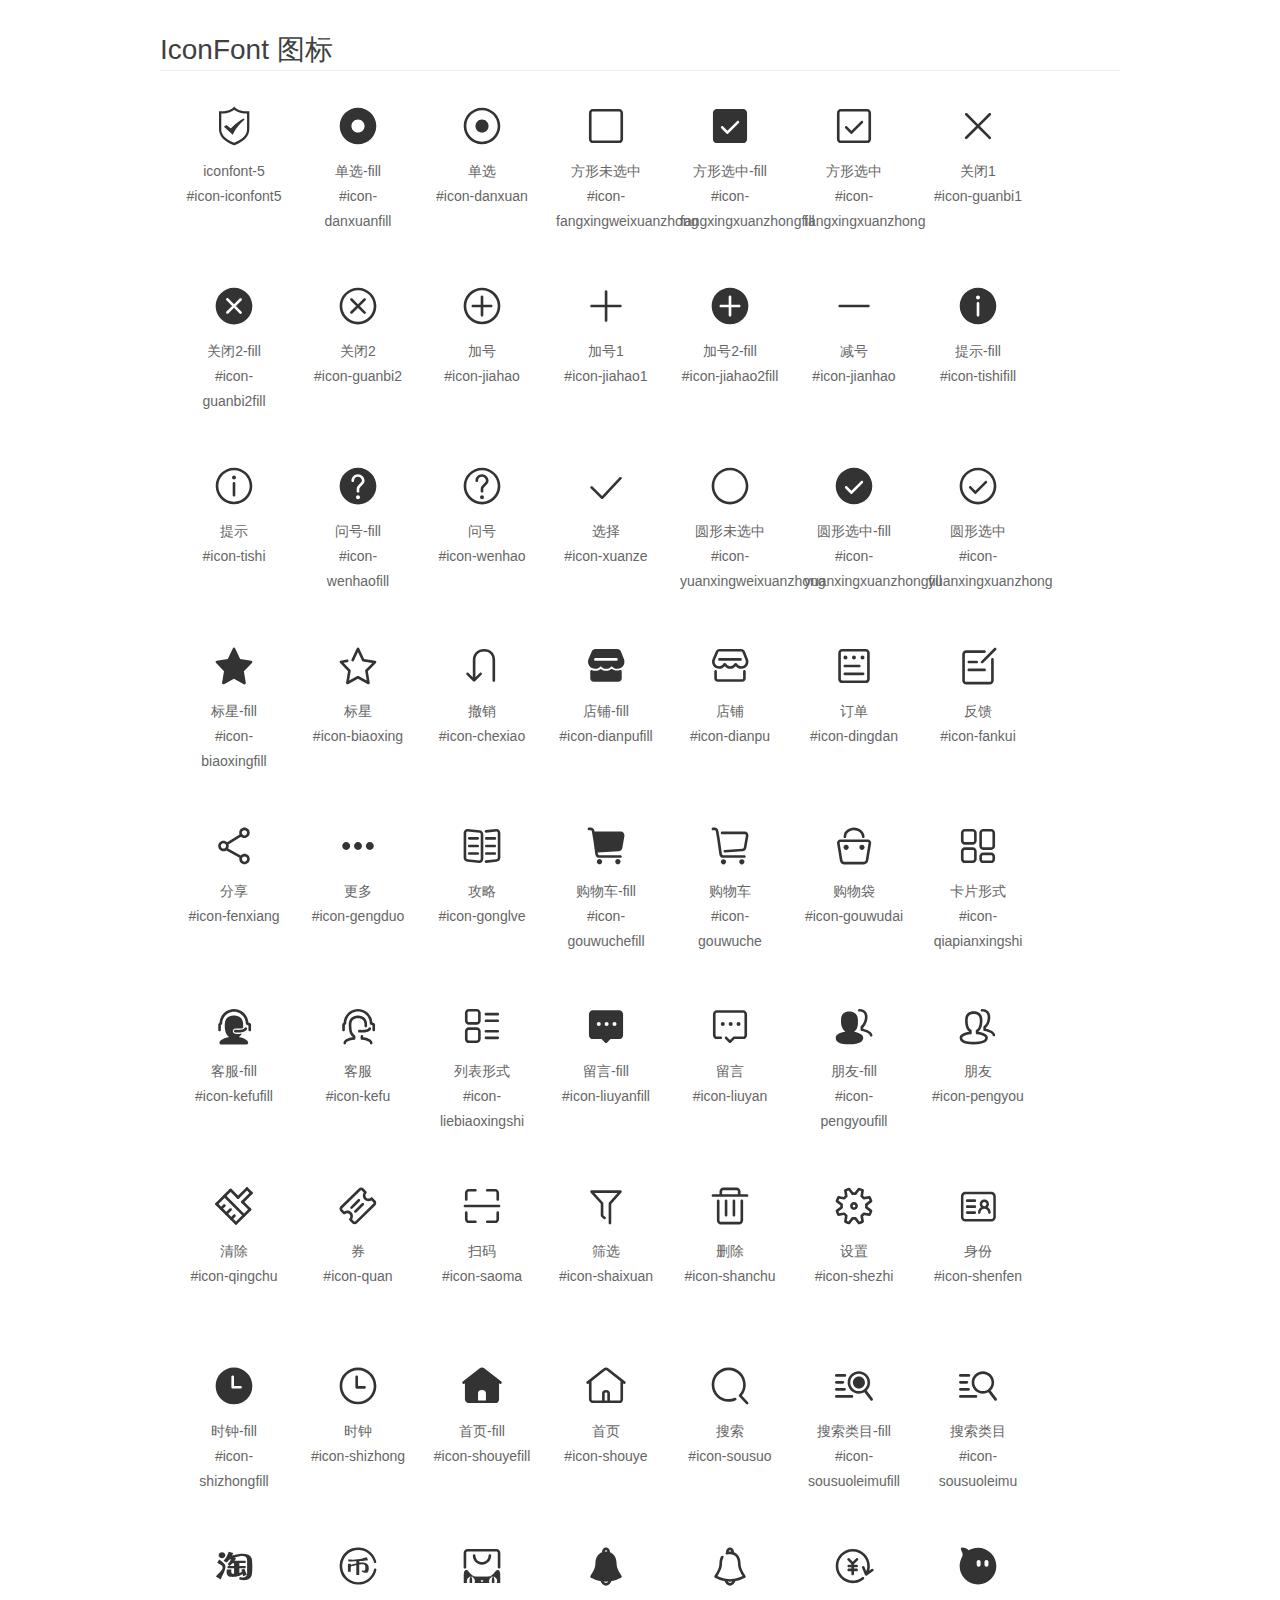
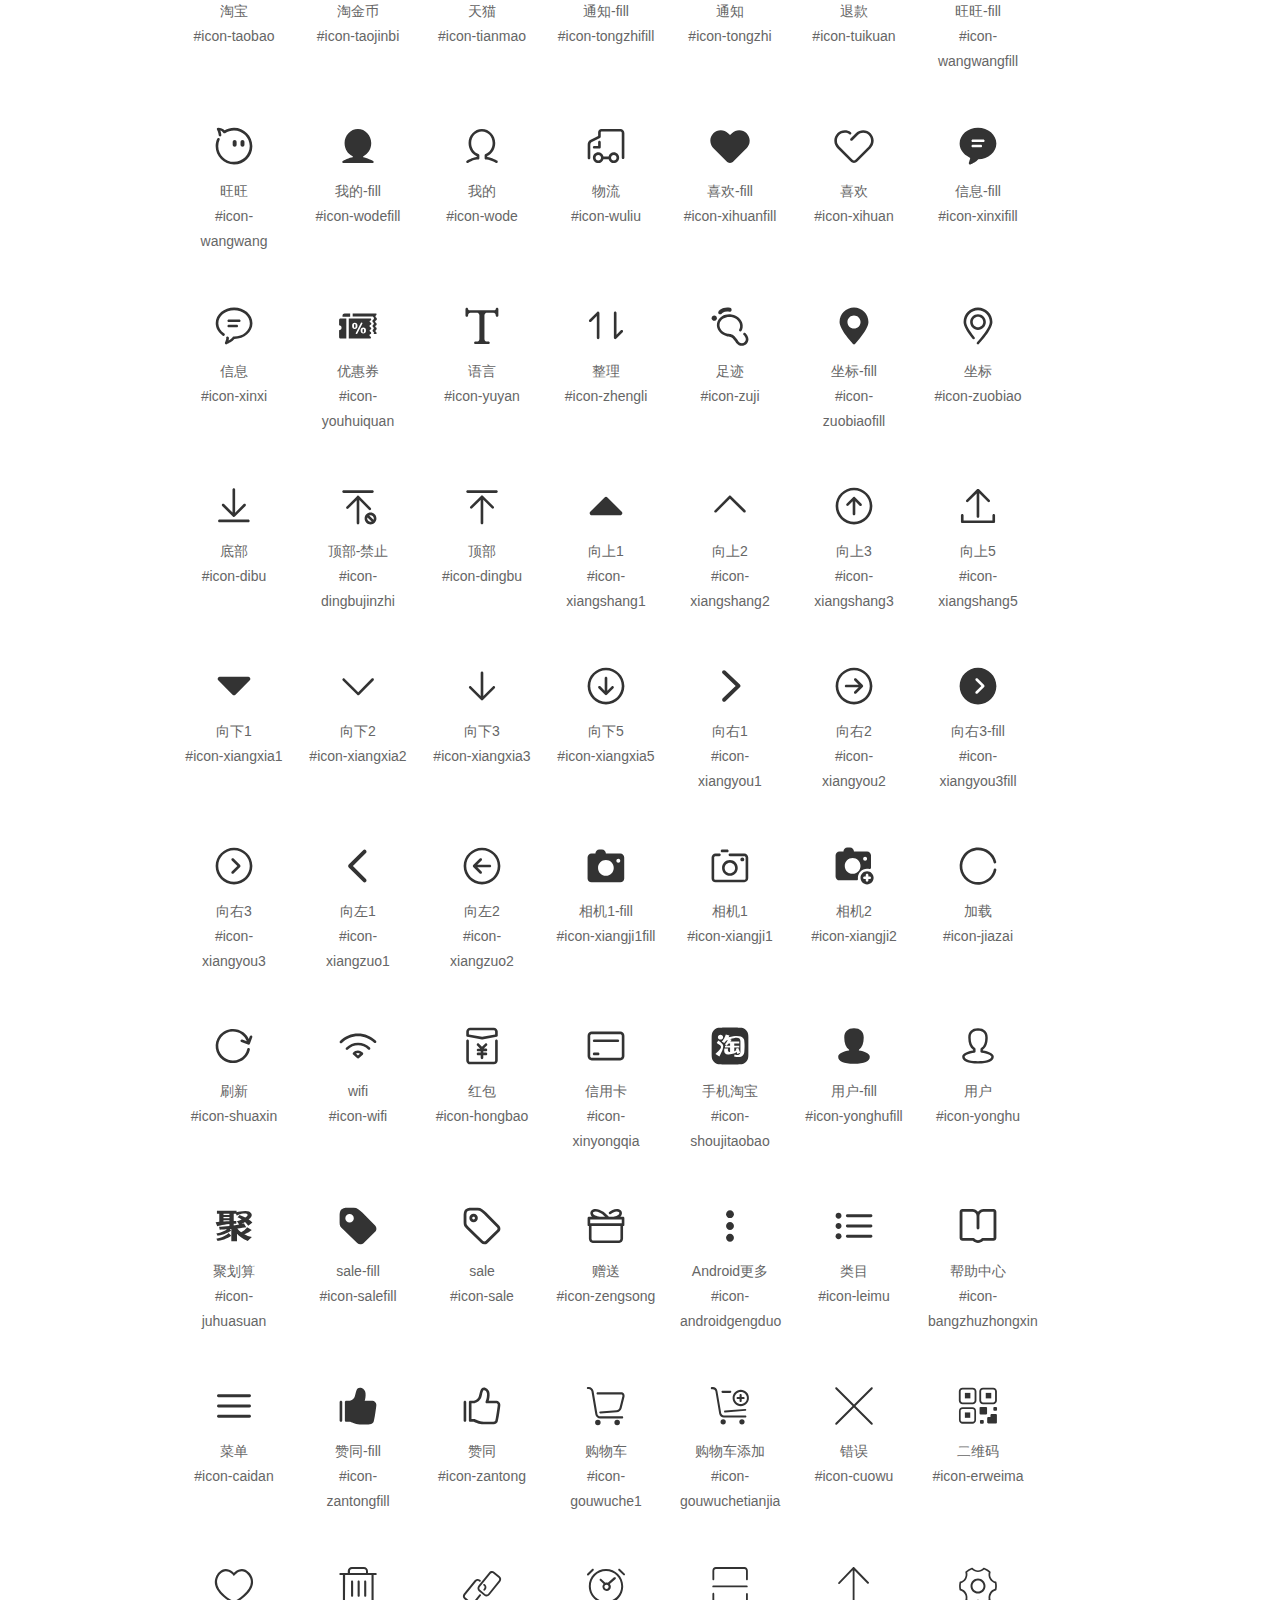
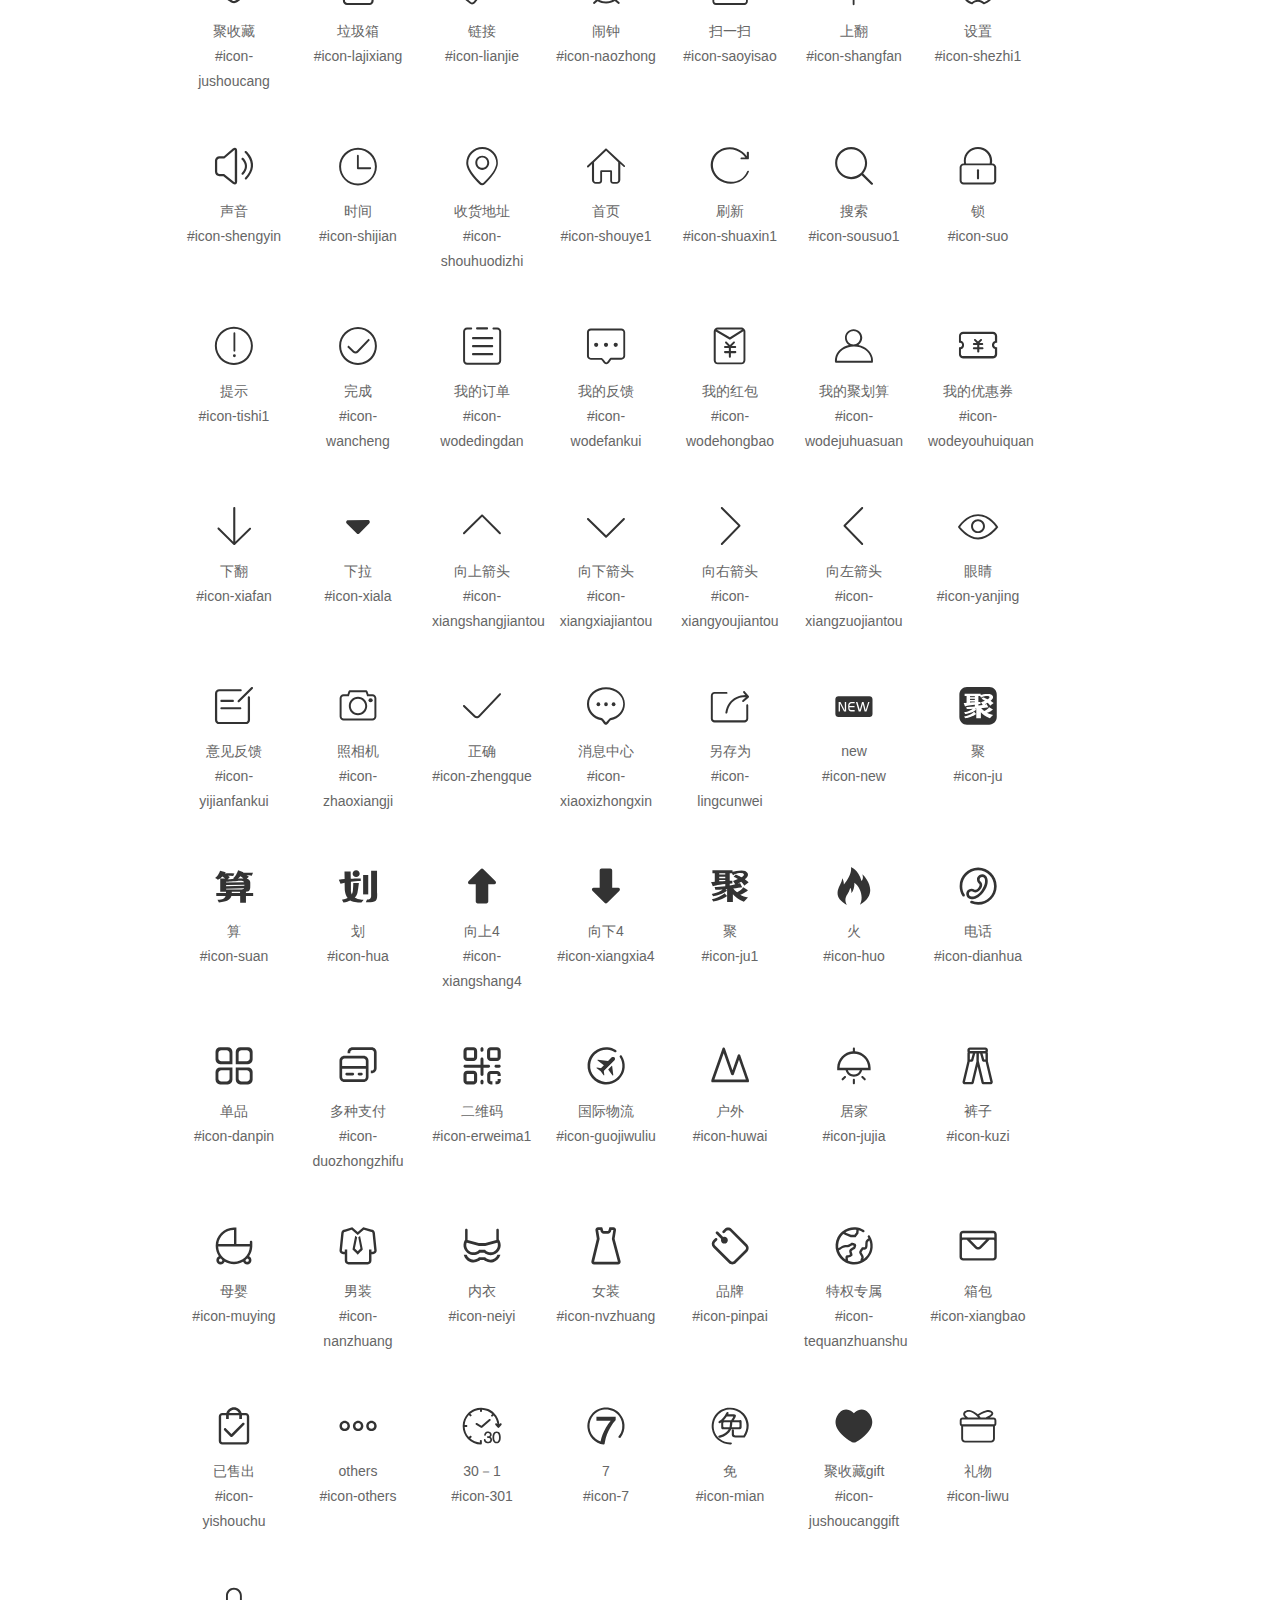
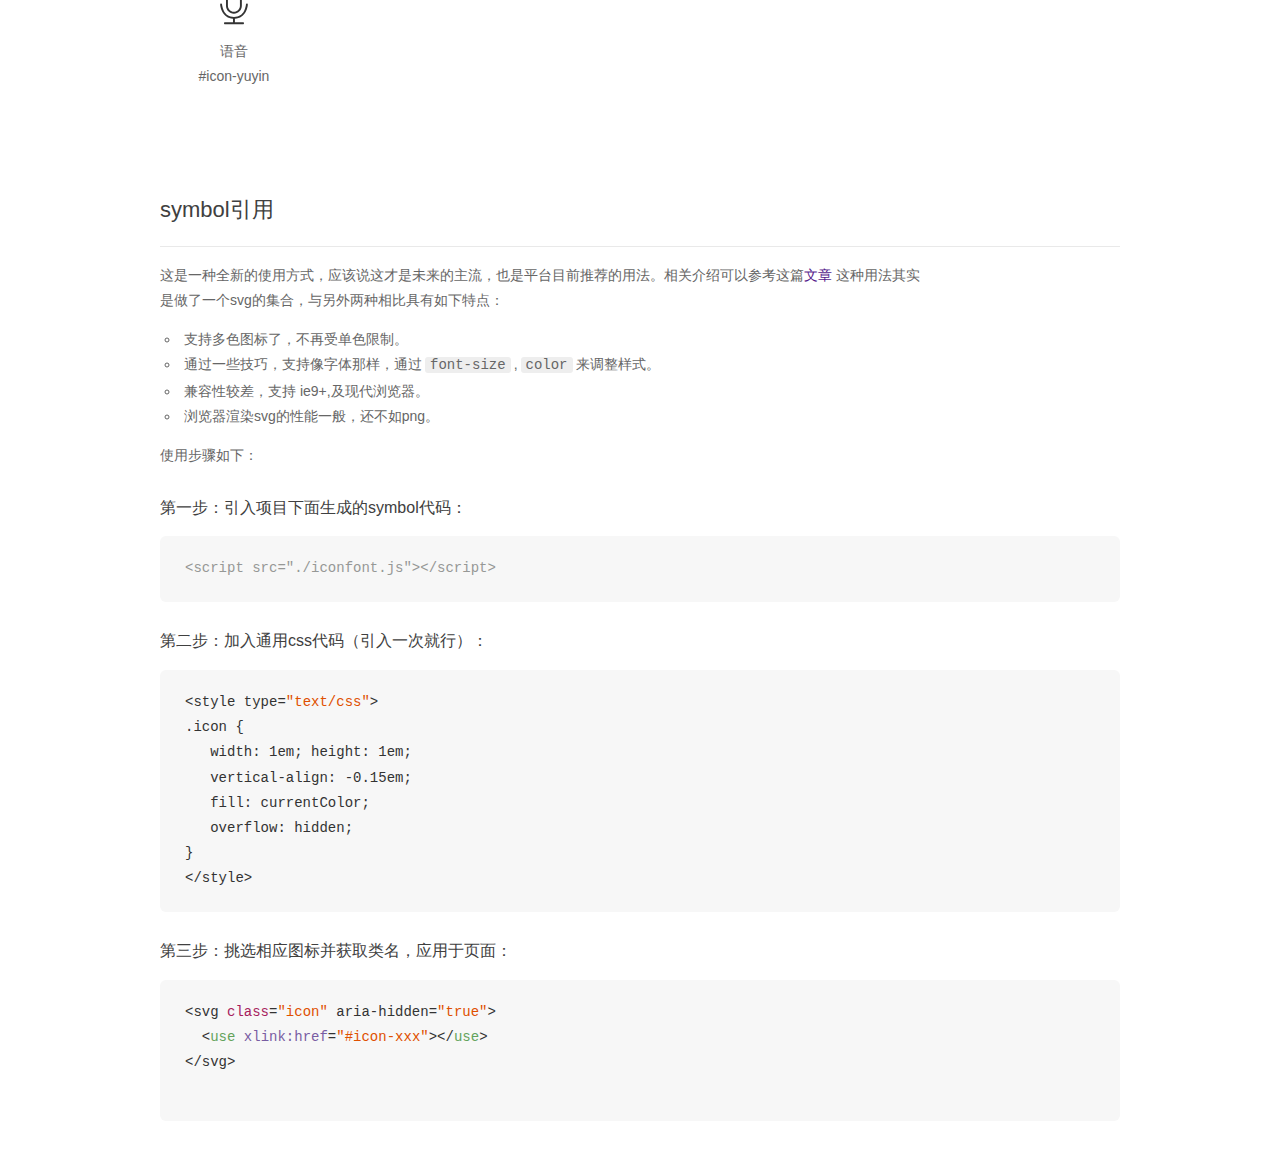
<file: font_icon02/demo_symbol.html>
<!DOCTYPE html>
<html>
<head>
    <meta charset="utf-8"/>
    <title>IconFont</title>
    <link rel="stylesheet" href="demo.css">
    <script src="iconfont.js"></script>

    <style type="text/css">
        .icon {
          /* 通过设置 font-size 来改变图标大小 */
          width: 1em; height: 1em;
          /* 图标和文字相邻时，垂直对齐 */
          vertical-align: -0.15em;
          /* 通过设置 color 来改变 SVG 的颜色/fill */
          fill: currentColor;
          /* path 和 stroke 溢出 viewBox 部分在 IE 下会显示
             normalize.css 中也包含这行 */
          overflow: hidden;
        }

    </style>
</head>
<body>
    <div class="main markdown">
        <h1>IconFont 图标</h1>
        <ul class="icon_lists clear">
            
                <li>
                    <svg class="icon" aria-hidden="true">
                        <use xlink:href="#icon-iconfont5"></use>
                    </svg>
                    <div class="name">iconfont-5</div>
                    <div class="fontclass">#icon-iconfont5</div>
                </li>
            
                <li>
                    <svg class="icon" aria-hidden="true">
                        <use xlink:href="#icon-danxuanfill"></use>
                    </svg>
                    <div class="name">单选-fill</div>
                    <div class="fontclass">#icon-danxuanfill</div>
                </li>
            
                <li>
                    <svg class="icon" aria-hidden="true">
                        <use xlink:href="#icon-danxuan"></use>
                    </svg>
                    <div class="name">单选</div>
                    <div class="fontclass">#icon-danxuan</div>
                </li>
            
                <li>
                    <svg class="icon" aria-hidden="true">
                        <use xlink:href="#icon-fangxingweixuanzhong"></use>
                    </svg>
                    <div class="name">方形未选中</div>
                    <div class="fontclass">#icon-fangxingweixuanzhong</div>
                </li>
            
                <li>
                    <svg class="icon" aria-hidden="true">
                        <use xlink:href="#icon-fangxingxuanzhongfill"></use>
                    </svg>
                    <div class="name">方形选中-fill</div>
                    <div class="fontclass">#icon-fangxingxuanzhongfill</div>
                </li>
            
                <li>
                    <svg class="icon" aria-hidden="true">
                        <use xlink:href="#icon-fangxingxuanzhong"></use>
                    </svg>
                    <div class="name">方形选中</div>
                    <div class="fontclass">#icon-fangxingxuanzhong</div>
                </li>
            
                <li>
                    <svg class="icon" aria-hidden="true">
                        <use xlink:href="#icon-guanbi1"></use>
                    </svg>
                    <div class="name">关闭1</div>
                    <div class="fontclass">#icon-guanbi1</div>
                </li>
            
                <li>
                    <svg class="icon" aria-hidden="true">
                        <use xlink:href="#icon-guanbi2fill"></use>
                    </svg>
                    <div class="name">关闭2-fill</div>
                    <div class="fontclass">#icon-guanbi2fill</div>
                </li>
            
                <li>
                    <svg class="icon" aria-hidden="true">
                        <use xlink:href="#icon-guanbi2"></use>
                    </svg>
                    <div class="name">关闭2</div>
                    <div class="fontclass">#icon-guanbi2</div>
                </li>
            
                <li>
                    <svg class="icon" aria-hidden="true">
                        <use xlink:href="#icon-jiahao"></use>
                    </svg>
                    <div class="name">加号</div>
                    <div class="fontclass">#icon-jiahao</div>
                </li>
            
                <li>
                    <svg class="icon" aria-hidden="true">
                        <use xlink:href="#icon-jiahao1"></use>
                    </svg>
                    <div class="name">加号1</div>
                    <div class="fontclass">#icon-jiahao1</div>
                </li>
            
                <li>
                    <svg class="icon" aria-hidden="true">
                        <use xlink:href="#icon-jiahao2fill"></use>
                    </svg>
                    <div class="name">加号2-fill</div>
                    <div class="fontclass">#icon-jiahao2fill</div>
                </li>
            
                <li>
                    <svg class="icon" aria-hidden="true">
                        <use xlink:href="#icon-jianhao"></use>
                    </svg>
                    <div class="name">减号</div>
                    <div class="fontclass">#icon-jianhao</div>
                </li>
            
                <li>
                    <svg class="icon" aria-hidden="true">
                        <use xlink:href="#icon-tishifill"></use>
                    </svg>
                    <div class="name">提示-fill</div>
                    <div class="fontclass">#icon-tishifill</div>
                </li>
            
                <li>
                    <svg class="icon" aria-hidden="true">
                        <use xlink:href="#icon-tishi"></use>
                    </svg>
                    <div class="name">提示</div>
                    <div class="fontclass">#icon-tishi</div>
                </li>
            
                <li>
                    <svg class="icon" aria-hidden="true">
                        <use xlink:href="#icon-wenhaofill"></use>
                    </svg>
                    <div class="name">问号-fill</div>
                    <div class="fontclass">#icon-wenhaofill</div>
                </li>
            
                <li>
                    <svg class="icon" aria-hidden="true">
                        <use xlink:href="#icon-wenhao"></use>
                    </svg>
                    <div class="name">问号</div>
                    <div class="fontclass">#icon-wenhao</div>
                </li>
            
                <li>
                    <svg class="icon" aria-hidden="true">
                        <use xlink:href="#icon-xuanze"></use>
                    </svg>
                    <div class="name">选择</div>
                    <div class="fontclass">#icon-xuanze</div>
                </li>
            
                <li>
                    <svg class="icon" aria-hidden="true">
                        <use xlink:href="#icon-yuanxingweixuanzhong"></use>
                    </svg>
                    <div class="name">圆形未选中</div>
                    <div class="fontclass">#icon-yuanxingweixuanzhong</div>
                </li>
            
                <li>
                    <svg class="icon" aria-hidden="true">
                        <use xlink:href="#icon-yuanxingxuanzhongfill"></use>
                    </svg>
                    <div class="name">圆形选中-fill</div>
                    <div class="fontclass">#icon-yuanxingxuanzhongfill</div>
                </li>
            
                <li>
                    <svg class="icon" aria-hidden="true">
                        <use xlink:href="#icon-yuanxingxuanzhong"></use>
                    </svg>
                    <div class="name">圆形选中</div>
                    <div class="fontclass">#icon-yuanxingxuanzhong</div>
                </li>
            
                <li>
                    <svg class="icon" aria-hidden="true">
                        <use xlink:href="#icon-biaoxingfill"></use>
                    </svg>
                    <div class="name">标星-fill</div>
                    <div class="fontclass">#icon-biaoxingfill</div>
                </li>
            
                <li>
                    <svg class="icon" aria-hidden="true">
                        <use xlink:href="#icon-biaoxing"></use>
                    </svg>
                    <div class="name">标星</div>
                    <div class="fontclass">#icon-biaoxing</div>
                </li>
            
                <li>
                    <svg class="icon" aria-hidden="true">
                        <use xlink:href="#icon-chexiao"></use>
                    </svg>
                    <div class="name">撤销</div>
                    <div class="fontclass">#icon-chexiao</div>
                </li>
            
                <li>
                    <svg class="icon" aria-hidden="true">
                        <use xlink:href="#icon-dianpufill"></use>
                    </svg>
                    <div class="name">店铺-fill</div>
                    <div class="fontclass">#icon-dianpufill</div>
                </li>
            
                <li>
                    <svg class="icon" aria-hidden="true">
                        <use xlink:href="#icon-dianpu"></use>
                    </svg>
                    <div class="name">店铺</div>
                    <div class="fontclass">#icon-dianpu</div>
                </li>
            
                <li>
                    <svg class="icon" aria-hidden="true">
                        <use xlink:href="#icon-dingdan"></use>
                    </svg>
                    <div class="name">订单</div>
                    <div class="fontclass">#icon-dingdan</div>
                </li>
            
                <li>
                    <svg class="icon" aria-hidden="true">
                        <use xlink:href="#icon-fankui"></use>
                    </svg>
                    <div class="name">反馈</div>
                    <div class="fontclass">#icon-fankui</div>
                </li>
            
                <li>
                    <svg class="icon" aria-hidden="true">
                        <use xlink:href="#icon-fenxiang"></use>
                    </svg>
                    <div class="name">分享</div>
                    <div class="fontclass">#icon-fenxiang</div>
                </li>
            
                <li>
                    <svg class="icon" aria-hidden="true">
                        <use xlink:href="#icon-gengduo"></use>
                    </svg>
                    <div class="name">更多</div>
                    <div class="fontclass">#icon-gengduo</div>
                </li>
            
                <li>
                    <svg class="icon" aria-hidden="true">
                        <use xlink:href="#icon-gonglve"></use>
                    </svg>
                    <div class="name">攻略</div>
                    <div class="fontclass">#icon-gonglve</div>
                </li>
            
                <li>
                    <svg class="icon" aria-hidden="true">
                        <use xlink:href="#icon-gouwuchefill"></use>
                    </svg>
                    <div class="name">购物车-fill</div>
                    <div class="fontclass">#icon-gouwuchefill</div>
                </li>
            
                <li>
                    <svg class="icon" aria-hidden="true">
                        <use xlink:href="#icon-gouwuche"></use>
                    </svg>
                    <div class="name">购物车</div>
                    <div class="fontclass">#icon-gouwuche</div>
                </li>
            
                <li>
                    <svg class="icon" aria-hidden="true">
                        <use xlink:href="#icon-gouwudai"></use>
                    </svg>
                    <div class="name">购物袋</div>
                    <div class="fontclass">#icon-gouwudai</div>
                </li>
            
                <li>
                    <svg class="icon" aria-hidden="true">
                        <use xlink:href="#icon-qiapianxingshi"></use>
                    </svg>
                    <div class="name">卡片形式</div>
                    <div class="fontclass">#icon-qiapianxingshi</div>
                </li>
            
                <li>
                    <svg class="icon" aria-hidden="true">
                        <use xlink:href="#icon-kefufill"></use>
                    </svg>
                    <div class="name">客服-fill</div>
                    <div class="fontclass">#icon-kefufill</div>
                </li>
            
                <li>
                    <svg class="icon" aria-hidden="true">
                        <use xlink:href="#icon-kefu"></use>
                    </svg>
                    <div class="name">客服</div>
                    <div class="fontclass">#icon-kefu</div>
                </li>
            
                <li>
                    <svg class="icon" aria-hidden="true">
                        <use xlink:href="#icon-liebiaoxingshi"></use>
                    </svg>
                    <div class="name">列表形式</div>
                    <div class="fontclass">#icon-liebiaoxingshi</div>
                </li>
            
                <li>
                    <svg class="icon" aria-hidden="true">
                        <use xlink:href="#icon-liuyanfill"></use>
                    </svg>
                    <div class="name">留言-fill</div>
                    <div class="fontclass">#icon-liuyanfill</div>
                </li>
            
                <li>
                    <svg class="icon" aria-hidden="true">
                        <use xlink:href="#icon-liuyan"></use>
                    </svg>
                    <div class="name">留言</div>
                    <div class="fontclass">#icon-liuyan</div>
                </li>
            
                <li>
                    <svg class="icon" aria-hidden="true">
                        <use xlink:href="#icon-pengyoufill"></use>
                    </svg>
                    <div class="name">朋友-fill</div>
                    <div class="fontclass">#icon-pengyoufill</div>
                </li>
            
                <li>
                    <svg class="icon" aria-hidden="true">
                        <use xlink:href="#icon-pengyou"></use>
                    </svg>
                    <div class="name">朋友</div>
                    <div class="fontclass">#icon-pengyou</div>
                </li>
            
                <li>
                    <svg class="icon" aria-hidden="true">
                        <use xlink:href="#icon-qingchu"></use>
                    </svg>
                    <div class="name">清除</div>
                    <div class="fontclass">#icon-qingchu</div>
                </li>
            
                <li>
                    <svg class="icon" aria-hidden="true">
                        <use xlink:href="#icon-quan"></use>
                    </svg>
                    <div class="name">券</div>
                    <div class="fontclass">#icon-quan</div>
                </li>
            
                <li>
                    <svg class="icon" aria-hidden="true">
                        <use xlink:href="#icon-saoma"></use>
                    </svg>
                    <div class="name">扫码</div>
                    <div class="fontclass">#icon-saoma</div>
                </li>
            
                <li>
                    <svg class="icon" aria-hidden="true">
                        <use xlink:href="#icon-shaixuan"></use>
                    </svg>
                    <div class="name">筛选</div>
                    <div class="fontclass">#icon-shaixuan</div>
                </li>
            
                <li>
                    <svg class="icon" aria-hidden="true">
                        <use xlink:href="#icon-shanchu"></use>
                    </svg>
                    <div class="name">删除</div>
                    <div class="fontclass">#icon-shanchu</div>
                </li>
            
                <li>
                    <svg class="icon" aria-hidden="true">
                        <use xlink:href="#icon-shezhi"></use>
                    </svg>
                    <div class="name">设置</div>
                    <div class="fontclass">#icon-shezhi</div>
                </li>
            
                <li>
                    <svg class="icon" aria-hidden="true">
                        <use xlink:href="#icon-shenfen"></use>
                    </svg>
                    <div class="name">身份</div>
                    <div class="fontclass">#icon-shenfen</div>
                </li>
            
                <li>
                    <svg class="icon" aria-hidden="true">
                        <use xlink:href="#icon-shizhongfill"></use>
                    </svg>
                    <div class="name">时钟-fill</div>
                    <div class="fontclass">#icon-shizhongfill</div>
                </li>
            
                <li>
                    <svg class="icon" aria-hidden="true">
                        <use xlink:href="#icon-shizhong"></use>
                    </svg>
                    <div class="name">时钟</div>
                    <div class="fontclass">#icon-shizhong</div>
                </li>
            
                <li>
                    <svg class="icon" aria-hidden="true">
                        <use xlink:href="#icon-shouyefill"></use>
                    </svg>
                    <div class="name">首页-fill</div>
                    <div class="fontclass">#icon-shouyefill</div>
                </li>
            
                <li>
                    <svg class="icon" aria-hidden="true">
                        <use xlink:href="#icon-shouye"></use>
                    </svg>
                    <div class="name">首页</div>
                    <div class="fontclass">#icon-shouye</div>
                </li>
            
                <li>
                    <svg class="icon" aria-hidden="true">
                        <use xlink:href="#icon-sousuo"></use>
                    </svg>
                    <div class="name">搜索</div>
                    <div class="fontclass">#icon-sousuo</div>
                </li>
            
                <li>
                    <svg class="icon" aria-hidden="true">
                        <use xlink:href="#icon-sousuoleimufill"></use>
                    </svg>
                    <div class="name">搜索类目-fill</div>
                    <div class="fontclass">#icon-sousuoleimufill</div>
                </li>
            
                <li>
                    <svg class="icon" aria-hidden="true">
                        <use xlink:href="#icon-sousuoleimu"></use>
                    </svg>
                    <div class="name">搜索类目</div>
                    <div class="fontclass">#icon-sousuoleimu</div>
                </li>
            
                <li>
                    <svg class="icon" aria-hidden="true">
                        <use xlink:href="#icon-taobao"></use>
                    </svg>
                    <div class="name">淘宝</div>
                    <div class="fontclass">#icon-taobao</div>
                </li>
            
                <li>
                    <svg class="icon" aria-hidden="true">
                        <use xlink:href="#icon-taojinbi"></use>
                    </svg>
                    <div class="name">淘金币</div>
                    <div class="fontclass">#icon-taojinbi</div>
                </li>
            
                <li>
                    <svg class="icon" aria-hidden="true">
                        <use xlink:href="#icon-tianmao"></use>
                    </svg>
                    <div class="name">天猫</div>
                    <div class="fontclass">#icon-tianmao</div>
                </li>
            
                <li>
                    <svg class="icon" aria-hidden="true">
                        <use xlink:href="#icon-tongzhifill"></use>
                    </svg>
                    <div class="name">通知-fill</div>
                    <div class="fontclass">#icon-tongzhifill</div>
                </li>
            
                <li>
                    <svg class="icon" aria-hidden="true">
                        <use xlink:href="#icon-tongzhi"></use>
                    </svg>
                    <div class="name">通知</div>
                    <div class="fontclass">#icon-tongzhi</div>
                </li>
            
                <li>
                    <svg class="icon" aria-hidden="true">
                        <use xlink:href="#icon-tuikuan"></use>
                    </svg>
                    <div class="name">退款</div>
                    <div class="fontclass">#icon-tuikuan</div>
                </li>
            
                <li>
                    <svg class="icon" aria-hidden="true">
                        <use xlink:href="#icon-wangwangfill"></use>
                    </svg>
                    <div class="name">旺旺-fill</div>
                    <div class="fontclass">#icon-wangwangfill</div>
                </li>
            
                <li>
                    <svg class="icon" aria-hidden="true">
                        <use xlink:href="#icon-wangwang"></use>
                    </svg>
                    <div class="name">旺旺</div>
                    <div class="fontclass">#icon-wangwang</div>
                </li>
            
                <li>
                    <svg class="icon" aria-hidden="true">
                        <use xlink:href="#icon-wodefill"></use>
                    </svg>
                    <div class="name">我的-fill</div>
                    <div class="fontclass">#icon-wodefill</div>
                </li>
            
                <li>
                    <svg class="icon" aria-hidden="true">
                        <use xlink:href="#icon-wode"></use>
                    </svg>
                    <div class="name">我的</div>
                    <div class="fontclass">#icon-wode</div>
                </li>
            
                <li>
                    <svg class="icon" aria-hidden="true">
                        <use xlink:href="#icon-wuliu"></use>
                    </svg>
                    <div class="name">物流</div>
                    <div class="fontclass">#icon-wuliu</div>
                </li>
            
                <li>
                    <svg class="icon" aria-hidden="true">
                        <use xlink:href="#icon-xihuanfill"></use>
                    </svg>
                    <div class="name">喜欢-fill</div>
                    <div class="fontclass">#icon-xihuanfill</div>
                </li>
            
                <li>
                    <svg class="icon" aria-hidden="true">
                        <use xlink:href="#icon-xihuan"></use>
                    </svg>
                    <div class="name">喜欢</div>
                    <div class="fontclass">#icon-xihuan</div>
                </li>
            
                <li>
                    <svg class="icon" aria-hidden="true">
                        <use xlink:href="#icon-xinxifill"></use>
                    </svg>
                    <div class="name">信息-fill</div>
                    <div class="fontclass">#icon-xinxifill</div>
                </li>
            
                <li>
                    <svg class="icon" aria-hidden="true">
                        <use xlink:href="#icon-xinxi"></use>
                    </svg>
                    <div class="name">信息</div>
                    <div class="fontclass">#icon-xinxi</div>
                </li>
            
                <li>
                    <svg class="icon" aria-hidden="true">
                        <use xlink:href="#icon-youhuiquan"></use>
                    </svg>
                    <div class="name">优惠券</div>
                    <div class="fontclass">#icon-youhuiquan</div>
                </li>
            
                <li>
                    <svg class="icon" aria-hidden="true">
                        <use xlink:href="#icon-yuyan"></use>
                    </svg>
                    <div class="name">语言</div>
                    <div class="fontclass">#icon-yuyan</div>
                </li>
            
                <li>
                    <svg class="icon" aria-hidden="true">
                        <use xlink:href="#icon-zhengli"></use>
                    </svg>
                    <div class="name">整理</div>
                    <div class="fontclass">#icon-zhengli</div>
                </li>
            
                <li>
                    <svg class="icon" aria-hidden="true">
                        <use xlink:href="#icon-zuji"></use>
                    </svg>
                    <div class="name">足迹</div>
                    <div class="fontclass">#icon-zuji</div>
                </li>
            
                <li>
                    <svg class="icon" aria-hidden="true">
                        <use xlink:href="#icon-zuobiaofill"></use>
                    </svg>
                    <div class="name">坐标-fill</div>
                    <div class="fontclass">#icon-zuobiaofill</div>
                </li>
            
                <li>
                    <svg class="icon" aria-hidden="true">
                        <use xlink:href="#icon-zuobiao"></use>
                    </svg>
                    <div class="name">坐标</div>
                    <div class="fontclass">#icon-zuobiao</div>
                </li>
            
                <li>
                    <svg class="icon" aria-hidden="true">
                        <use xlink:href="#icon-dibu"></use>
                    </svg>
                    <div class="name">底部</div>
                    <div class="fontclass">#icon-dibu</div>
                </li>
            
                <li>
                    <svg class="icon" aria-hidden="true">
                        <use xlink:href="#icon-dingbujinzhi"></use>
                    </svg>
                    <div class="name">顶部-禁止</div>
                    <div class="fontclass">#icon-dingbujinzhi</div>
                </li>
            
                <li>
                    <svg class="icon" aria-hidden="true">
                        <use xlink:href="#icon-dingbu"></use>
                    </svg>
                    <div class="name">顶部</div>
                    <div class="fontclass">#icon-dingbu</div>
                </li>
            
                <li>
                    <svg class="icon" aria-hidden="true">
                        <use xlink:href="#icon-xiangshang1"></use>
                    </svg>
                    <div class="name">向上1</div>
                    <div class="fontclass">#icon-xiangshang1</div>
                </li>
            
                <li>
                    <svg class="icon" aria-hidden="true">
                        <use xlink:href="#icon-xiangshang2"></use>
                    </svg>
                    <div class="name">向上2</div>
                    <div class="fontclass">#icon-xiangshang2</div>
                </li>
            
                <li>
                    <svg class="icon" aria-hidden="true">
                        <use xlink:href="#icon-xiangshang3"></use>
                    </svg>
                    <div class="name">向上3</div>
                    <div class="fontclass">#icon-xiangshang3</div>
                </li>
            
                <li>
                    <svg class="icon" aria-hidden="true">
                        <use xlink:href="#icon-xiangshang5"></use>
                    </svg>
                    <div class="name">向上5</div>
                    <div class="fontclass">#icon-xiangshang5</div>
                </li>
            
                <li>
                    <svg class="icon" aria-hidden="true">
                        <use xlink:href="#icon-xiangxia1"></use>
                    </svg>
                    <div class="name">向下1</div>
                    <div class="fontclass">#icon-xiangxia1</div>
                </li>
            
                <li>
                    <svg class="icon" aria-hidden="true">
                        <use xlink:href="#icon-xiangxia2"></use>
                    </svg>
                    <div class="name">向下2</div>
                    <div class="fontclass">#icon-xiangxia2</div>
                </li>
            
                <li>
                    <svg class="icon" aria-hidden="true">
                        <use xlink:href="#icon-xiangxia3"></use>
                    </svg>
                    <div class="name">向下3</div>
                    <div class="fontclass">#icon-xiangxia3</div>
                </li>
            
                <li>
                    <svg class="icon" aria-hidden="true">
                        <use xlink:href="#icon-xiangxia5"></use>
                    </svg>
                    <div class="name">向下5</div>
                    <div class="fontclass">#icon-xiangxia5</div>
                </li>
            
                <li>
                    <svg class="icon" aria-hidden="true">
                        <use xlink:href="#icon-xiangyou1"></use>
                    </svg>
                    <div class="name">向右1</div>
                    <div class="fontclass">#icon-xiangyou1</div>
                </li>
            
                <li>
                    <svg class="icon" aria-hidden="true">
                        <use xlink:href="#icon-xiangyou2"></use>
                    </svg>
                    <div class="name">向右2</div>
                    <div class="fontclass">#icon-xiangyou2</div>
                </li>
            
                <li>
                    <svg class="icon" aria-hidden="true">
                        <use xlink:href="#icon-xiangyou3fill"></use>
                    </svg>
                    <div class="name">向右3-fill</div>
                    <div class="fontclass">#icon-xiangyou3fill</div>
                </li>
            
                <li>
                    <svg class="icon" aria-hidden="true">
                        <use xlink:href="#icon-xiangyou3"></use>
                    </svg>
                    <div class="name">向右3</div>
                    <div class="fontclass">#icon-xiangyou3</div>
                </li>
            
                <li>
                    <svg class="icon" aria-hidden="true">
                        <use xlink:href="#icon-xiangzuo1"></use>
                    </svg>
                    <div class="name">向左1</div>
                    <div class="fontclass">#icon-xiangzuo1</div>
                </li>
            
                <li>
                    <svg class="icon" aria-hidden="true">
                        <use xlink:href="#icon-xiangzuo2"></use>
                    </svg>
                    <div class="name">向左2</div>
                    <div class="fontclass">#icon-xiangzuo2</div>
                </li>
            
                <li>
                    <svg class="icon" aria-hidden="true">
                        <use xlink:href="#icon-xiangji1fill"></use>
                    </svg>
                    <div class="name">相机1-fill</div>
                    <div class="fontclass">#icon-xiangji1fill</div>
                </li>
            
                <li>
                    <svg class="icon" aria-hidden="true">
                        <use xlink:href="#icon-xiangji1"></use>
                    </svg>
                    <div class="name">相机1</div>
                    <div class="fontclass">#icon-xiangji1</div>
                </li>
            
                <li>
                    <svg class="icon" aria-hidden="true">
                        <use xlink:href="#icon-xiangji2"></use>
                    </svg>
                    <div class="name">相机2</div>
                    <div class="fontclass">#icon-xiangji2</div>
                </li>
            
                <li>
                    <svg class="icon" aria-hidden="true">
                        <use xlink:href="#icon-jiazai"></use>
                    </svg>
                    <div class="name">加载</div>
                    <div class="fontclass">#icon-jiazai</div>
                </li>
            
                <li>
                    <svg class="icon" aria-hidden="true">
                        <use xlink:href="#icon-shuaxin"></use>
                    </svg>
                    <div class="name">刷新</div>
                    <div class="fontclass">#icon-shuaxin</div>
                </li>
            
                <li>
                    <svg class="icon" aria-hidden="true">
                        <use xlink:href="#icon-wifi"></use>
                    </svg>
                    <div class="name">wifi</div>
                    <div class="fontclass">#icon-wifi</div>
                </li>
            
                <li>
                    <svg class="icon" aria-hidden="true">
                        <use xlink:href="#icon-hongbao"></use>
                    </svg>
                    <div class="name">红包</div>
                    <div class="fontclass">#icon-hongbao</div>
                </li>
            
                <li>
                    <svg class="icon" aria-hidden="true">
                        <use xlink:href="#icon-xinyongqia"></use>
                    </svg>
                    <div class="name">信用卡</div>
                    <div class="fontclass">#icon-xinyongqia</div>
                </li>
            
                <li>
                    <svg class="icon" aria-hidden="true">
                        <use xlink:href="#icon-shoujitaobao"></use>
                    </svg>
                    <div class="name">手机淘宝</div>
                    <div class="fontclass">#icon-shoujitaobao</div>
                </li>
            
                <li>
                    <svg class="icon" aria-hidden="true">
                        <use xlink:href="#icon-yonghufill"></use>
                    </svg>
                    <div class="name">用户-fill</div>
                    <div class="fontclass">#icon-yonghufill</div>
                </li>
            
                <li>
                    <svg class="icon" aria-hidden="true">
                        <use xlink:href="#icon-yonghu"></use>
                    </svg>
                    <div class="name">用户</div>
                    <div class="fontclass">#icon-yonghu</div>
                </li>
            
                <li>
                    <svg class="icon" aria-hidden="true">
                        <use xlink:href="#icon-juhuasuan"></use>
                    </svg>
                    <div class="name">聚划算</div>
                    <div class="fontclass">#icon-juhuasuan</div>
                </li>
            
                <li>
                    <svg class="icon" aria-hidden="true">
                        <use xlink:href="#icon-salefill"></use>
                    </svg>
                    <div class="name">sale-fill</div>
                    <div class="fontclass">#icon-salefill</div>
                </li>
            
                <li>
                    <svg class="icon" aria-hidden="true">
                        <use xlink:href="#icon-sale"></use>
                    </svg>
                    <div class="name">sale</div>
                    <div class="fontclass">#icon-sale</div>
                </li>
            
                <li>
                    <svg class="icon" aria-hidden="true">
                        <use xlink:href="#icon-zengsong"></use>
                    </svg>
                    <div class="name">赠送</div>
                    <div class="fontclass">#icon-zengsong</div>
                </li>
            
                <li>
                    <svg class="icon" aria-hidden="true">
                        <use xlink:href="#icon-androidgengduo"></use>
                    </svg>
                    <div class="name">Android更多</div>
                    <div class="fontclass">#icon-androidgengduo</div>
                </li>
            
                <li>
                    <svg class="icon" aria-hidden="true">
                        <use xlink:href="#icon-leimu"></use>
                    </svg>
                    <div class="name">类目</div>
                    <div class="fontclass">#icon-leimu</div>
                </li>
            
                <li>
                    <svg class="icon" aria-hidden="true">
                        <use xlink:href="#icon-bangzhuzhongxin"></use>
                    </svg>
                    <div class="name">帮助中心</div>
                    <div class="fontclass">#icon-bangzhuzhongxin</div>
                </li>
            
                <li>
                    <svg class="icon" aria-hidden="true">
                        <use xlink:href="#icon-caidan"></use>
                    </svg>
                    <div class="name">菜单</div>
                    <div class="fontclass">#icon-caidan</div>
                </li>
            
                <li>
                    <svg class="icon" aria-hidden="true">
                        <use xlink:href="#icon-zantongfill"></use>
                    </svg>
                    <div class="name">赞同-fill</div>
                    <div class="fontclass">#icon-zantongfill</div>
                </li>
            
                <li>
                    <svg class="icon" aria-hidden="true">
                        <use xlink:href="#icon-zantong"></use>
                    </svg>
                    <div class="name">赞同</div>
                    <div class="fontclass">#icon-zantong</div>
                </li>
            
                <li>
                    <svg class="icon" aria-hidden="true">
                        <use xlink:href="#icon-gouwuche1"></use>
                    </svg>
                    <div class="name">购物车</div>
                    <div class="fontclass">#icon-gouwuche1</div>
                </li>
            
                <li>
                    <svg class="icon" aria-hidden="true">
                        <use xlink:href="#icon-gouwuchetianjia"></use>
                    </svg>
                    <div class="name">购物车添加</div>
                    <div class="fontclass">#icon-gouwuchetianjia</div>
                </li>
            
                <li>
                    <svg class="icon" aria-hidden="true">
                        <use xlink:href="#icon-cuowu"></use>
                    </svg>
                    <div class="name">错误</div>
                    <div class="fontclass">#icon-cuowu</div>
                </li>
            
                <li>
                    <svg class="icon" aria-hidden="true">
                        <use xlink:href="#icon-erweima"></use>
                    </svg>
                    <div class="name">二维码</div>
                    <div class="fontclass">#icon-erweima</div>
                </li>
            
                <li>
                    <svg class="icon" aria-hidden="true">
                        <use xlink:href="#icon-jushoucang"></use>
                    </svg>
                    <div class="name">聚收藏</div>
                    <div class="fontclass">#icon-jushoucang</div>
                </li>
            
                <li>
                    <svg class="icon" aria-hidden="true">
                        <use xlink:href="#icon-lajixiang"></use>
                    </svg>
                    <div class="name">垃圾箱</div>
                    <div class="fontclass">#icon-lajixiang</div>
                </li>
            
                <li>
                    <svg class="icon" aria-hidden="true">
                        <use xlink:href="#icon-lianjie"></use>
                    </svg>
                    <div class="name">链接</div>
                    <div class="fontclass">#icon-lianjie</div>
                </li>
            
                <li>
                    <svg class="icon" aria-hidden="true">
                        <use xlink:href="#icon-naozhong"></use>
                    </svg>
                    <div class="name">闹钟</div>
                    <div class="fontclass">#icon-naozhong</div>
                </li>
            
                <li>
                    <svg class="icon" aria-hidden="true">
                        <use xlink:href="#icon-saoyisao"></use>
                    </svg>
                    <div class="name">扫一扫</div>
                    <div class="fontclass">#icon-saoyisao</div>
                </li>
            
                <li>
                    <svg class="icon" aria-hidden="true">
                        <use xlink:href="#icon-shangfan"></use>
                    </svg>
                    <div class="name">上翻</div>
                    <div class="fontclass">#icon-shangfan</div>
                </li>
            
                <li>
                    <svg class="icon" aria-hidden="true">
                        <use xlink:href="#icon-shezhi1"></use>
                    </svg>
                    <div class="name">设置</div>
                    <div class="fontclass">#icon-shezhi1</div>
                </li>
            
                <li>
                    <svg class="icon" aria-hidden="true">
                        <use xlink:href="#icon-shengyin"></use>
                    </svg>
                    <div class="name">声音</div>
                    <div class="fontclass">#icon-shengyin</div>
                </li>
            
                <li>
                    <svg class="icon" aria-hidden="true">
                        <use xlink:href="#icon-shijian"></use>
                    </svg>
                    <div class="name">时间</div>
                    <div class="fontclass">#icon-shijian</div>
                </li>
            
                <li>
                    <svg class="icon" aria-hidden="true">
                        <use xlink:href="#icon-shouhuodizhi"></use>
                    </svg>
                    <div class="name">收货地址</div>
                    <div class="fontclass">#icon-shouhuodizhi</div>
                </li>
            
                <li>
                    <svg class="icon" aria-hidden="true">
                        <use xlink:href="#icon-shouye1"></use>
                    </svg>
                    <div class="name">首页</div>
                    <div class="fontclass">#icon-shouye1</div>
                </li>
            
                <li>
                    <svg class="icon" aria-hidden="true">
                        <use xlink:href="#icon-shuaxin1"></use>
                    </svg>
                    <div class="name">刷新</div>
                    <div class="fontclass">#icon-shuaxin1</div>
                </li>
            
                <li>
                    <svg class="icon" aria-hidden="true">
                        <use xlink:href="#icon-sousuo1"></use>
                    </svg>
                    <div class="name">搜索</div>
                    <div class="fontclass">#icon-sousuo1</div>
                </li>
            
                <li>
                    <svg class="icon" aria-hidden="true">
                        <use xlink:href="#icon-suo"></use>
                    </svg>
                    <div class="name">锁</div>
                    <div class="fontclass">#icon-suo</div>
                </li>
            
                <li>
                    <svg class="icon" aria-hidden="true">
                        <use xlink:href="#icon-tishi1"></use>
                    </svg>
                    <div class="name">提示</div>
                    <div class="fontclass">#icon-tishi1</div>
                </li>
            
                <li>
                    <svg class="icon" aria-hidden="true">
                        <use xlink:href="#icon-wancheng"></use>
                    </svg>
                    <div class="name">完成</div>
                    <div class="fontclass">#icon-wancheng</div>
                </li>
            
                <li>
                    <svg class="icon" aria-hidden="true">
                        <use xlink:href="#icon-wodedingdan"></use>
                    </svg>
                    <div class="name">我的订单</div>
                    <div class="fontclass">#icon-wodedingdan</div>
                </li>
            
                <li>
                    <svg class="icon" aria-hidden="true">
                        <use xlink:href="#icon-wodefankui"></use>
                    </svg>
                    <div class="name">我的反馈</div>
                    <div class="fontclass">#icon-wodefankui</div>
                </li>
            
                <li>
                    <svg class="icon" aria-hidden="true">
                        <use xlink:href="#icon-wodehongbao"></use>
                    </svg>
                    <div class="name">我的红包</div>
                    <div class="fontclass">#icon-wodehongbao</div>
                </li>
            
                <li>
                    <svg class="icon" aria-hidden="true">
                        <use xlink:href="#icon-wodejuhuasuan"></use>
                    </svg>
                    <div class="name">我的聚划算</div>
                    <div class="fontclass">#icon-wodejuhuasuan</div>
                </li>
            
                <li>
                    <svg class="icon" aria-hidden="true">
                        <use xlink:href="#icon-wodeyouhuiquan"></use>
                    </svg>
                    <div class="name">我的优惠券</div>
                    <div class="fontclass">#icon-wodeyouhuiquan</div>
                </li>
            
                <li>
                    <svg class="icon" aria-hidden="true">
                        <use xlink:href="#icon-xiafan"></use>
                    </svg>
                    <div class="name">下翻</div>
                    <div class="fontclass">#icon-xiafan</div>
                </li>
            
                <li>
                    <svg class="icon" aria-hidden="true">
                        <use xlink:href="#icon-xiala"></use>
                    </svg>
                    <div class="name">下拉</div>
                    <div class="fontclass">#icon-xiala</div>
                </li>
            
                <li>
                    <svg class="icon" aria-hidden="true">
                        <use xlink:href="#icon-xiangshangjiantou"></use>
                    </svg>
                    <div class="name">向上箭头</div>
                    <div class="fontclass">#icon-xiangshangjiantou</div>
                </li>
            
                <li>
                    <svg class="icon" aria-hidden="true">
                        <use xlink:href="#icon-xiangxiajiantou"></use>
                    </svg>
                    <div class="name">向下箭头</div>
                    <div class="fontclass">#icon-xiangxiajiantou</div>
                </li>
            
                <li>
                    <svg class="icon" aria-hidden="true">
                        <use xlink:href="#icon-xiangyoujiantou"></use>
                    </svg>
                    <div class="name">向右箭头</div>
                    <div class="fontclass">#icon-xiangyoujiantou</div>
                </li>
            
                <li>
                    <svg class="icon" aria-hidden="true">
                        <use xlink:href="#icon-xiangzuojiantou"></use>
                    </svg>
                    <div class="name">向左箭头</div>
                    <div class="fontclass">#icon-xiangzuojiantou</div>
                </li>
            
                <li>
                    <svg class="icon" aria-hidden="true">
                        <use xlink:href="#icon-yanjing"></use>
                    </svg>
                    <div class="name">眼睛</div>
                    <div class="fontclass">#icon-yanjing</div>
                </li>
            
                <li>
                    <svg class="icon" aria-hidden="true">
                        <use xlink:href="#icon-yijianfankui"></use>
                    </svg>
                    <div class="name">意见反馈</div>
                    <div class="fontclass">#icon-yijianfankui</div>
                </li>
            
                <li>
                    <svg class="icon" aria-hidden="true">
                        <use xlink:href="#icon-zhaoxiangji"></use>
                    </svg>
                    <div class="name">照相机</div>
                    <div class="fontclass">#icon-zhaoxiangji</div>
                </li>
            
                <li>
                    <svg class="icon" aria-hidden="true">
                        <use xlink:href="#icon-zhengque"></use>
                    </svg>
                    <div class="name">正确</div>
                    <div class="fontclass">#icon-zhengque</div>
                </li>
            
                <li>
                    <svg class="icon" aria-hidden="true">
                        <use xlink:href="#icon-xiaoxizhongxin"></use>
                    </svg>
                    <div class="name">消息中心</div>
                    <div class="fontclass">#icon-xiaoxizhongxin</div>
                </li>
            
                <li>
                    <svg class="icon" aria-hidden="true">
                        <use xlink:href="#icon-lingcunwei"></use>
                    </svg>
                    <div class="name">另存为</div>
                    <div class="fontclass">#icon-lingcunwei</div>
                </li>
            
                <li>
                    <svg class="icon" aria-hidden="true">
                        <use xlink:href="#icon-new"></use>
                    </svg>
                    <div class="name">new</div>
                    <div class="fontclass">#icon-new</div>
                </li>
            
                <li>
                    <svg class="icon" aria-hidden="true">
                        <use xlink:href="#icon-ju"></use>
                    </svg>
                    <div class="name">聚</div>
                    <div class="fontclass">#icon-ju</div>
                </li>
            
                <li>
                    <svg class="icon" aria-hidden="true">
                        <use xlink:href="#icon-suan"></use>
                    </svg>
                    <div class="name">算</div>
                    <div class="fontclass">#icon-suan</div>
                </li>
            
                <li>
                    <svg class="icon" aria-hidden="true">
                        <use xlink:href="#icon-hua"></use>
                    </svg>
                    <div class="name">划</div>
                    <div class="fontclass">#icon-hua</div>
                </li>
            
                <li>
                    <svg class="icon" aria-hidden="true">
                        <use xlink:href="#icon-xiangshang4"></use>
                    </svg>
                    <div class="name">向上4</div>
                    <div class="fontclass">#icon-xiangshang4</div>
                </li>
            
                <li>
                    <svg class="icon" aria-hidden="true">
                        <use xlink:href="#icon-xiangxia4"></use>
                    </svg>
                    <div class="name">向下4</div>
                    <div class="fontclass">#icon-xiangxia4</div>
                </li>
            
                <li>
                    <svg class="icon" aria-hidden="true">
                        <use xlink:href="#icon-ju1"></use>
                    </svg>
                    <div class="name">聚</div>
                    <div class="fontclass">#icon-ju1</div>
                </li>
            
                <li>
                    <svg class="icon" aria-hidden="true">
                        <use xlink:href="#icon-huo"></use>
                    </svg>
                    <div class="name">火</div>
                    <div class="fontclass">#icon-huo</div>
                </li>
            
                <li>
                    <svg class="icon" aria-hidden="true">
                        <use xlink:href="#icon-dianhua"></use>
                    </svg>
                    <div class="name">电话</div>
                    <div class="fontclass">#icon-dianhua</div>
                </li>
            
                <li>
                    <svg class="icon" aria-hidden="true">
                        <use xlink:href="#icon-danpin"></use>
                    </svg>
                    <div class="name">单品</div>
                    <div class="fontclass">#icon-danpin</div>
                </li>
            
                <li>
                    <svg class="icon" aria-hidden="true">
                        <use xlink:href="#icon-duozhongzhifu"></use>
                    </svg>
                    <div class="name">多种支付</div>
                    <div class="fontclass">#icon-duozhongzhifu</div>
                </li>
            
                <li>
                    <svg class="icon" aria-hidden="true">
                        <use xlink:href="#icon-erweima1"></use>
                    </svg>
                    <div class="name">二维码</div>
                    <div class="fontclass">#icon-erweima1</div>
                </li>
            
                <li>
                    <svg class="icon" aria-hidden="true">
                        <use xlink:href="#icon-guojiwuliu"></use>
                    </svg>
                    <div class="name">国际物流</div>
                    <div class="fontclass">#icon-guojiwuliu</div>
                </li>
            
                <li>
                    <svg class="icon" aria-hidden="true">
                        <use xlink:href="#icon-huwai"></use>
                    </svg>
                    <div class="name">户外</div>
                    <div class="fontclass">#icon-huwai</div>
                </li>
            
                <li>
                    <svg class="icon" aria-hidden="true">
                        <use xlink:href="#icon-jujia"></use>
                    </svg>
                    <div class="name">居家</div>
                    <div class="fontclass">#icon-jujia</div>
                </li>
            
                <li>
                    <svg class="icon" aria-hidden="true">
                        <use xlink:href="#icon-kuzi"></use>
                    </svg>
                    <div class="name">裤子  </div>
                    <div class="fontclass">#icon-kuzi</div>
                </li>
            
                <li>
                    <svg class="icon" aria-hidden="true">
                        <use xlink:href="#icon-muying"></use>
                    </svg>
                    <div class="name">母婴</div>
                    <div class="fontclass">#icon-muying</div>
                </li>
            
                <li>
                    <svg class="icon" aria-hidden="true">
                        <use xlink:href="#icon-nanzhuang"></use>
                    </svg>
                    <div class="name">男装</div>
                    <div class="fontclass">#icon-nanzhuang</div>
                </li>
            
                <li>
                    <svg class="icon" aria-hidden="true">
                        <use xlink:href="#icon-neiyi"></use>
                    </svg>
                    <div class="name">内衣</div>
                    <div class="fontclass">#icon-neiyi</div>
                </li>
            
                <li>
                    <svg class="icon" aria-hidden="true">
                        <use xlink:href="#icon-nvzhuang"></use>
                    </svg>
                    <div class="name">女装</div>
                    <div class="fontclass">#icon-nvzhuang</div>
                </li>
            
                <li>
                    <svg class="icon" aria-hidden="true">
                        <use xlink:href="#icon-pinpai"></use>
                    </svg>
                    <div class="name">品牌</div>
                    <div class="fontclass">#icon-pinpai</div>
                </li>
            
                <li>
                    <svg class="icon" aria-hidden="true">
                        <use xlink:href="#icon-tequanzhuanshu"></use>
                    </svg>
                    <div class="name">特权专属</div>
                    <div class="fontclass">#icon-tequanzhuanshu</div>
                </li>
            
                <li>
                    <svg class="icon" aria-hidden="true">
                        <use xlink:href="#icon-xiangbao"></use>
                    </svg>
                    <div class="name">箱包</div>
                    <div class="fontclass">#icon-xiangbao</div>
                </li>
            
                <li>
                    <svg class="icon" aria-hidden="true">
                        <use xlink:href="#icon-yishouchu"></use>
                    </svg>
                    <div class="name">已售出</div>
                    <div class="fontclass">#icon-yishouchu</div>
                </li>
            
                <li>
                    <svg class="icon" aria-hidden="true">
                        <use xlink:href="#icon-others"></use>
                    </svg>
                    <div class="name">others</div>
                    <div class="fontclass">#icon-others</div>
                </li>
            
                <li>
                    <svg class="icon" aria-hidden="true">
                        <use xlink:href="#icon-301"></use>
                    </svg>
                    <div class="name">30－1</div>
                    <div class="fontclass">#icon-301</div>
                </li>
            
                <li>
                    <svg class="icon" aria-hidden="true">
                        <use xlink:href="#icon-7"></use>
                    </svg>
                    <div class="name">7</div>
                    <div class="fontclass">#icon-7</div>
                </li>
            
                <li>
                    <svg class="icon" aria-hidden="true">
                        <use xlink:href="#icon-mian"></use>
                    </svg>
                    <div class="name">免</div>
                    <div class="fontclass">#icon-mian</div>
                </li>
            
                <li>
                    <svg class="icon" aria-hidden="true">
                        <use xlink:href="#icon-jushoucanggift"></use>
                    </svg>
                    <div class="name">聚收藏gift</div>
                    <div class="fontclass">#icon-jushoucanggift</div>
                </li>
            
                <li>
                    <svg class="icon" aria-hidden="true">
                        <use xlink:href="#icon-liwu"></use>
                    </svg>
                    <div class="name">礼物</div>
                    <div class="fontclass">#icon-liwu</div>
                </li>
            
                <li>
                    <svg class="icon" aria-hidden="true">
                        <use xlink:href="#icon-yuyin"></use>
                    </svg>
                    <div class="name">语音</div>
                    <div class="fontclass">#icon-yuyin</div>
                </li>
            
        </ul>


        <h2 id="symbol-">symbol引用</h2>
        <hr>

        <p>这是一种全新的使用方式，应该说这才是未来的主流，也是平台目前推荐的用法。相关介绍可以参考这篇<a href="">文章</a>
        这种用法其实是做了一个svg的集合，与另外两种相比具有如下特点：</p>
        <ul>
          <li>支持多色图标了，不再受单色限制。</li>
          <li>通过一些技巧，支持像字体那样，通过<code>font-size</code>,<code>color</code>来调整样式。</li>
          <li>兼容性较差，支持 ie9+,及现代浏览器。</li>
          <li>浏览器渲染svg的性能一般，还不如png。</li>
        </ul>
        <p>使用步骤如下：</p>
        <h3 id="-symbol-">第一步：引入项目下面生成的symbol代码：</h3>
        <pre><code class="lang-js hljs javascript"><span class="hljs-comment">&lt;script src="./iconfont.js"&gt;&lt;/script&gt;</span></code></pre>
        <h3 id="-css-">第二步：加入通用css代码（引入一次就行）：</h3>
        <pre><code class="lang-js hljs javascript">&lt;style type=<span class="hljs-string">"text/css"</span>&gt;
.icon {
   width: <span class="hljs-number">1</span>em; height: <span class="hljs-number">1</span>em;
   vertical-align: <span class="hljs-number">-0.15</span>em;
   fill: currentColor;
   overflow: hidden;
}
&lt;<span class="hljs-regexp">/style&gt;</span></code></pre>
        <h3 id="-">第三步：挑选相应图标并获取类名，应用于页面：</h3>
        <pre><code class="lang-js hljs javascript">&lt;svg <span class="hljs-class"><span class="hljs-keyword">class</span></span>=<span class="hljs-string">"icon"</span> aria-hidden=<span class="hljs-string">"true"</span>&gt;<span class="xml"><span class="hljs-tag">
  &lt;<span class="hljs-name">use</span> <span class="hljs-attr">xlink:href</span>=<span class="hljs-string">"#icon-xxx"</span>&gt;</span><span class="hljs-tag">&lt;/<span class="hljs-name">use</span>&gt;</span>
</span>&lt;<span class="hljs-regexp">/svg&gt;
        </span></code></pre>
    </div>
</body>
</html>
</file>
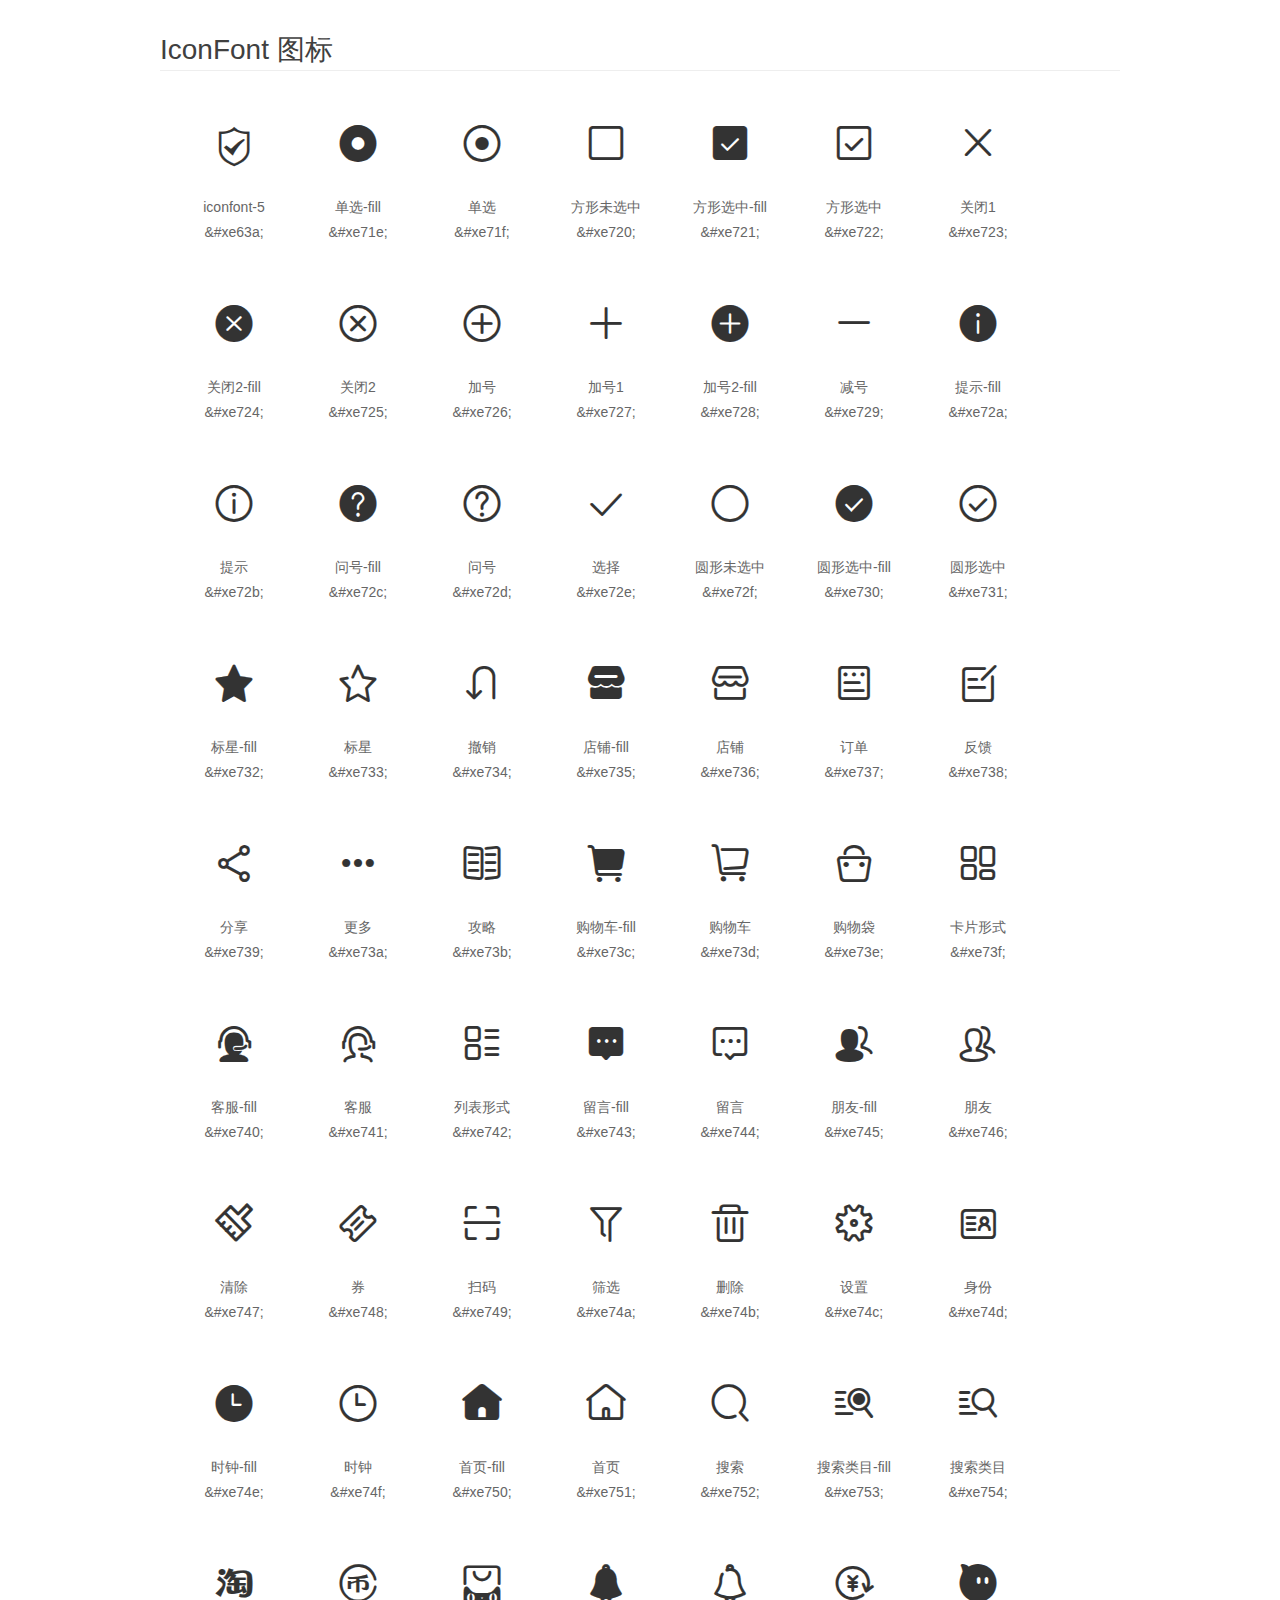
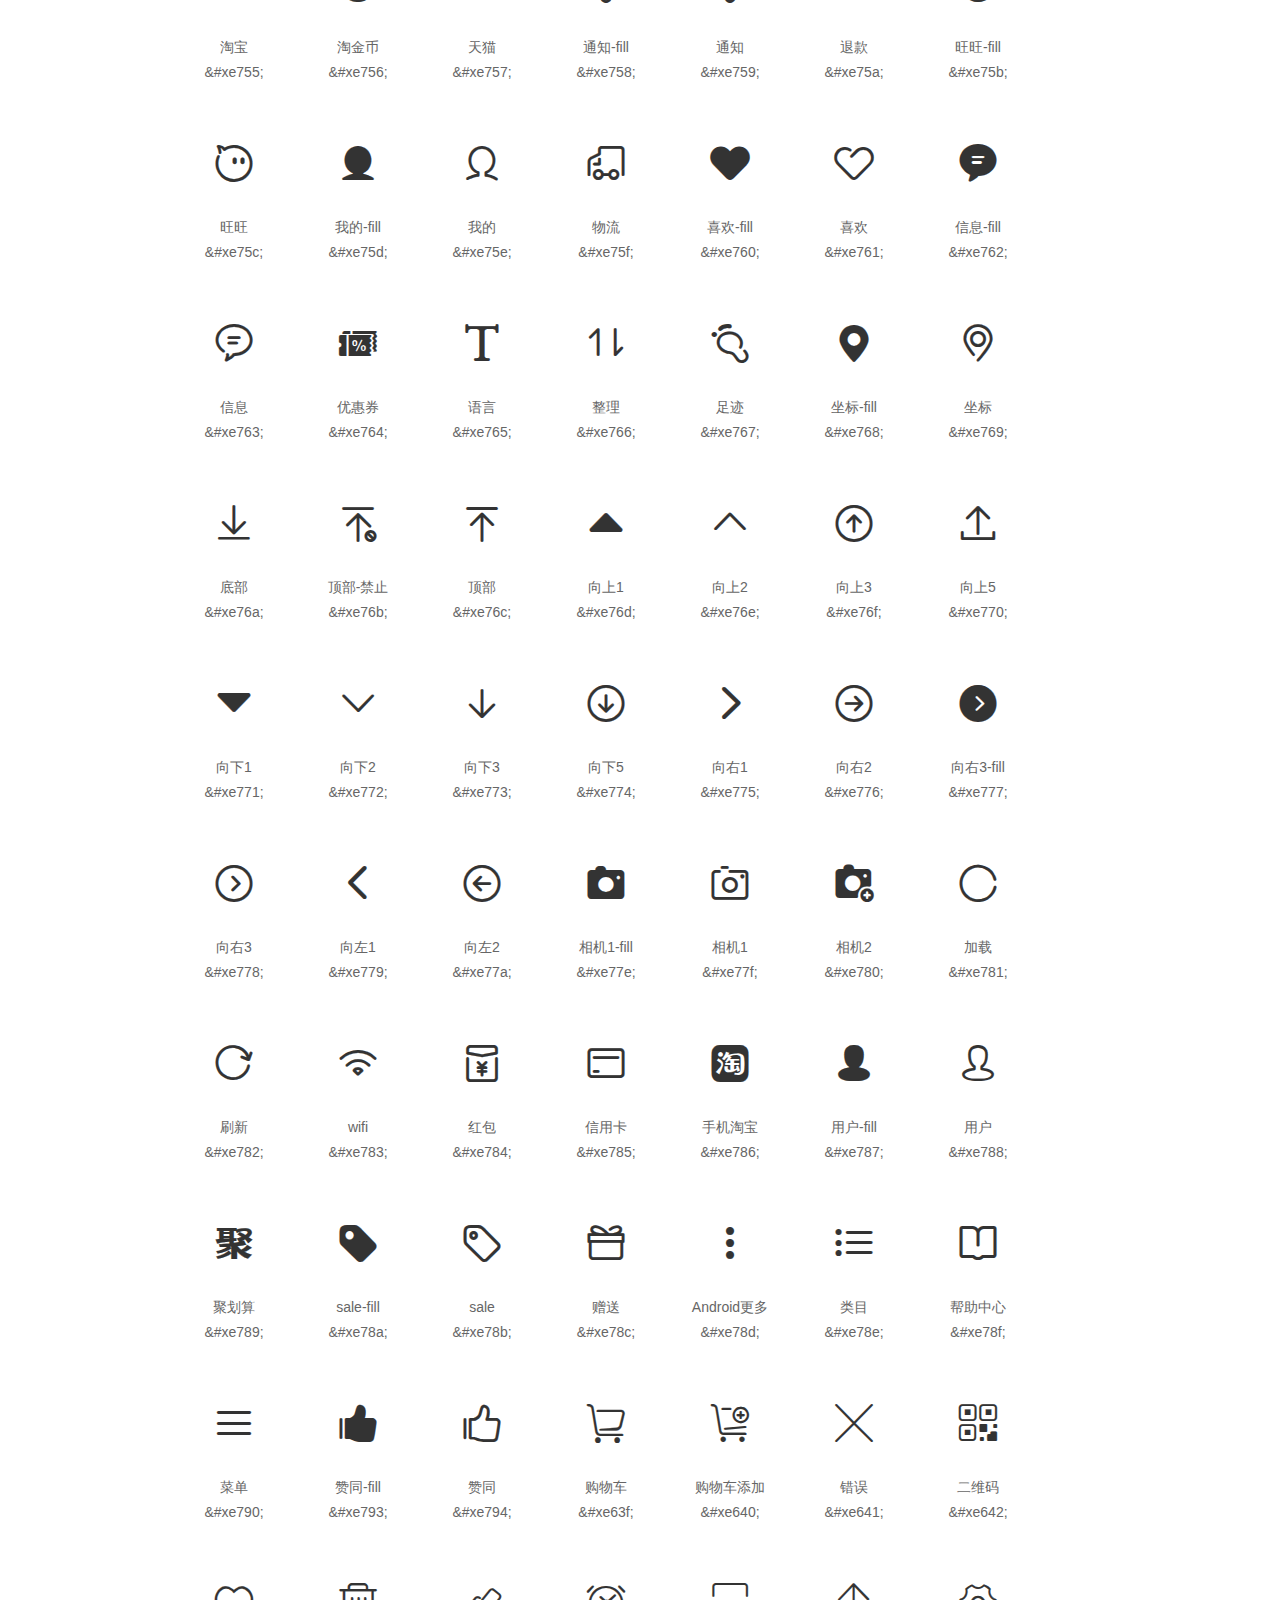
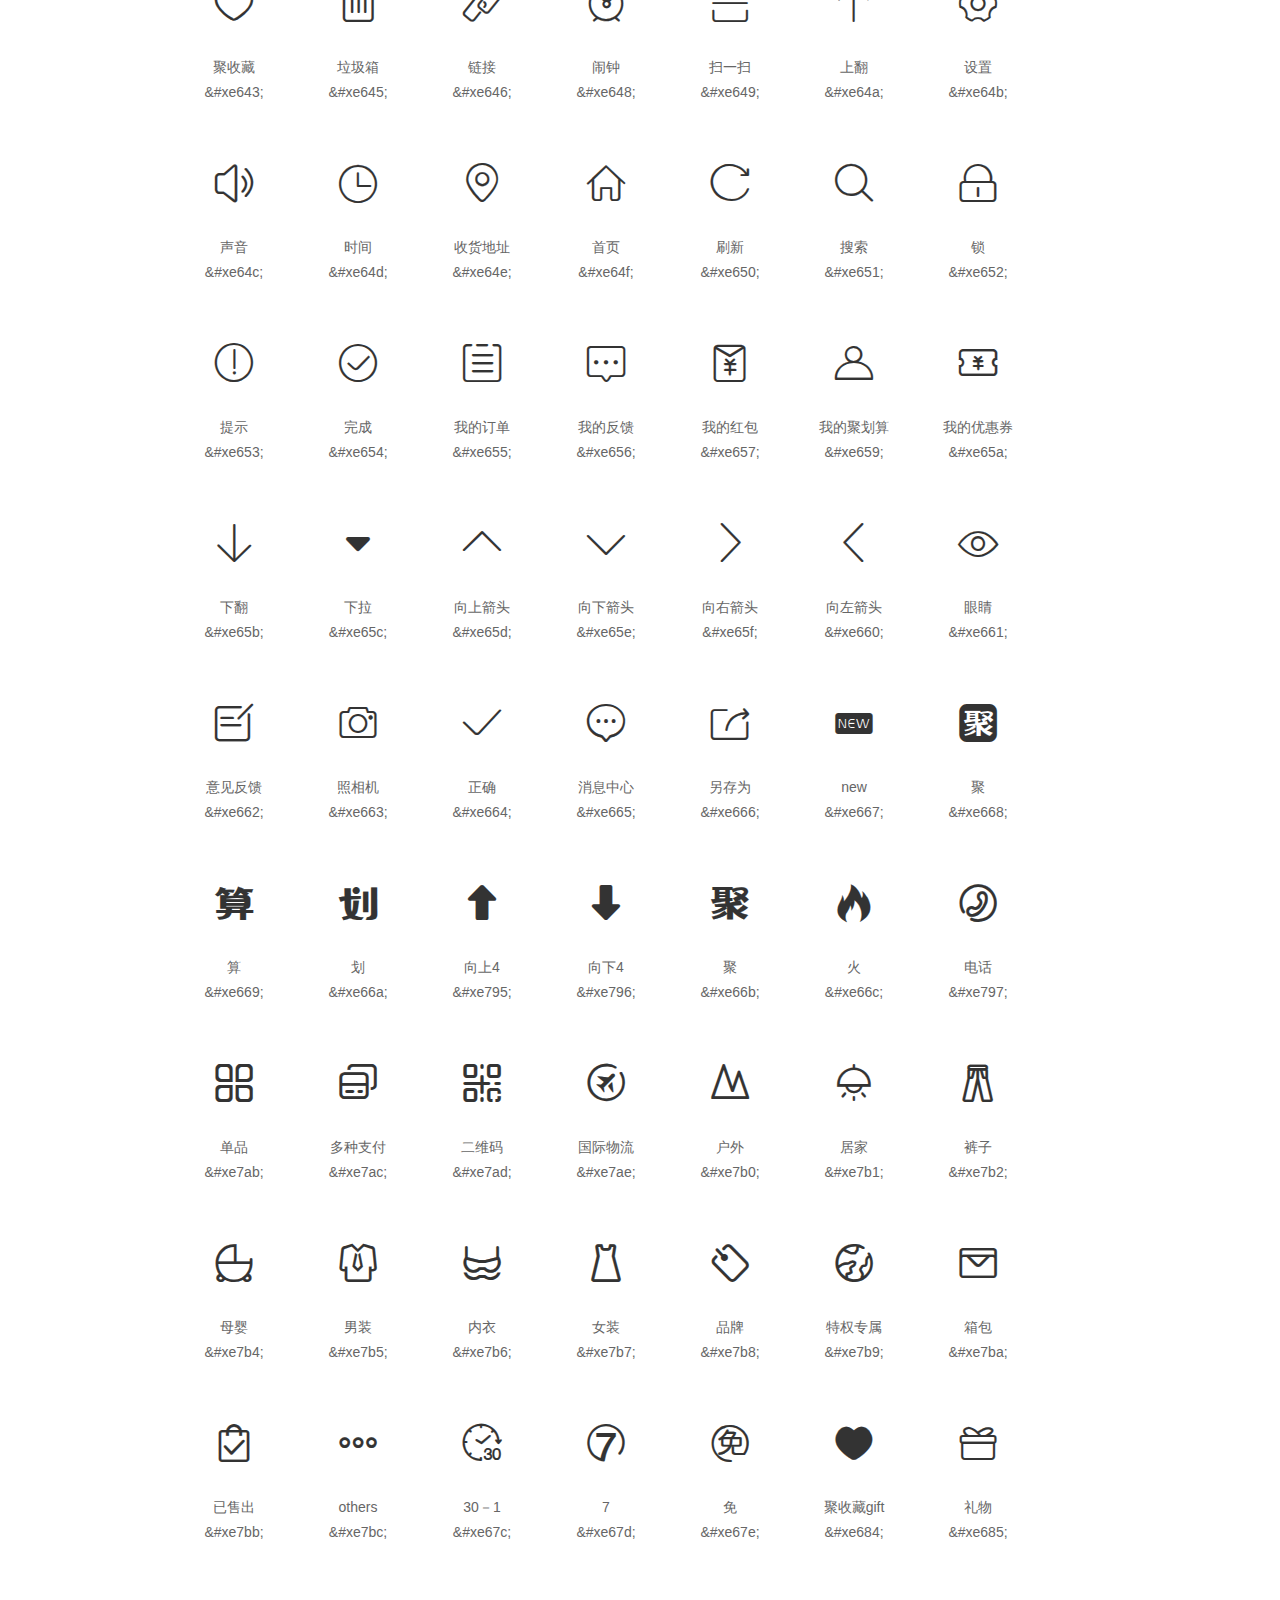
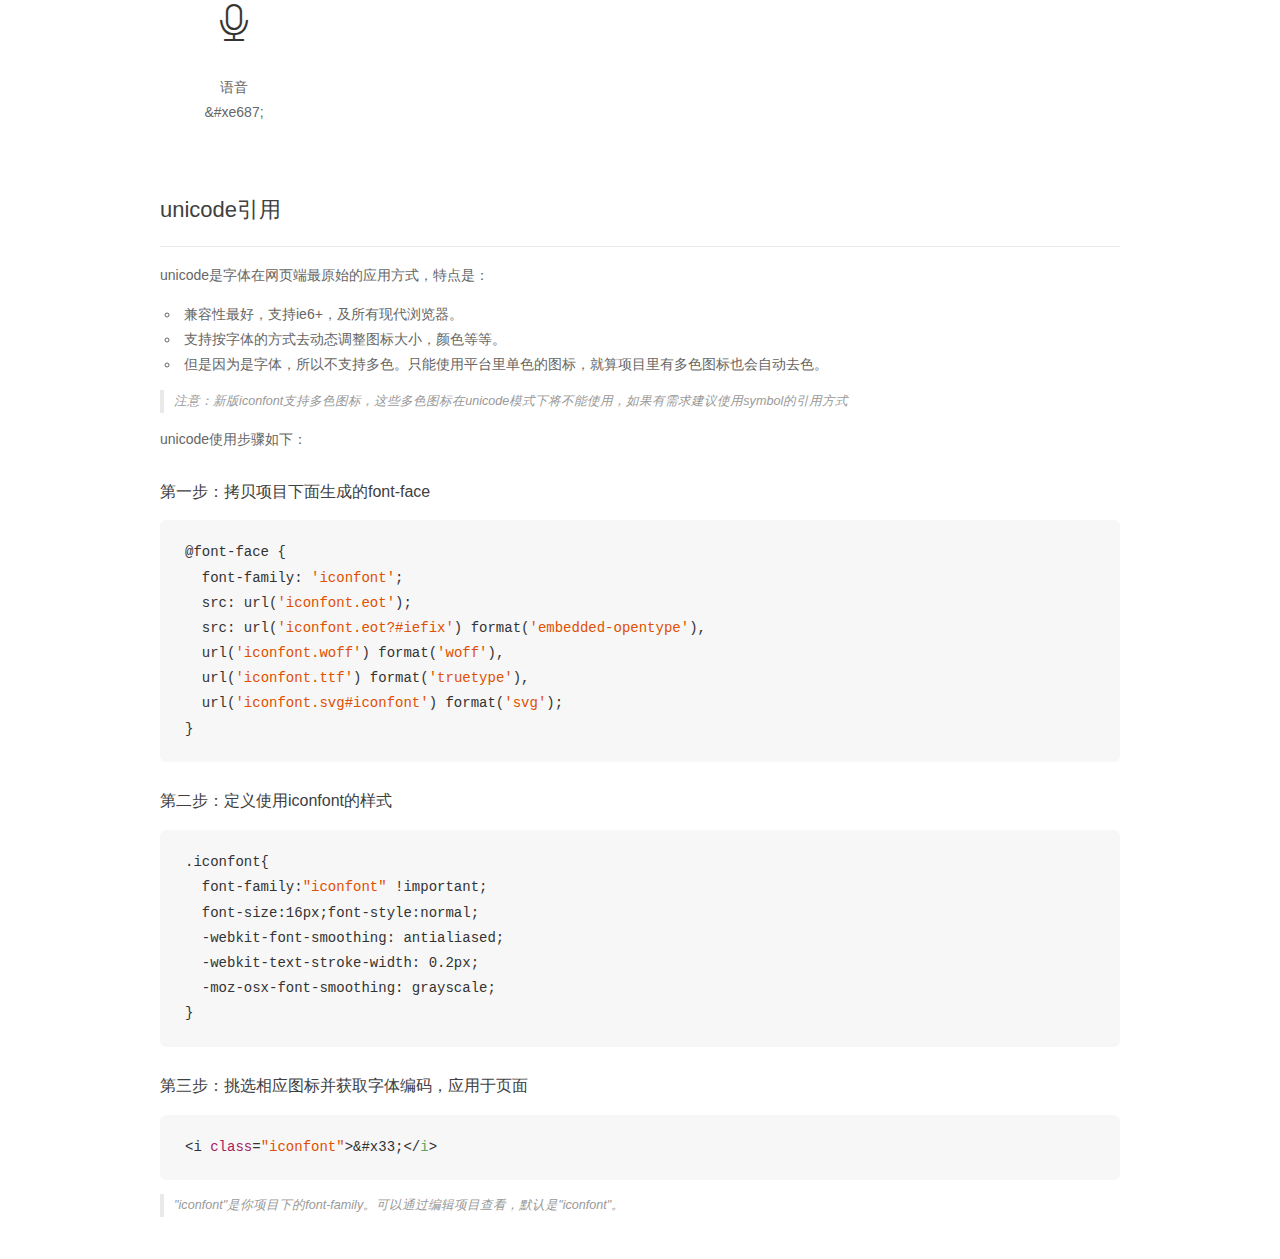
<file: font_icon02/demo_unicode.html>
<!DOCTYPE html>
<html>
<head>
    <meta charset="utf-8"/>
    <title>IconFont</title>
    <link rel="stylesheet" href="demo.css">

    <style type="text/css">

        @font-face {font-family: "iconfont";
          src: url('iconfont.eot'); /* IE9*/
          src: url('iconfont.eot#iefix') format('embedded-opentype'), /* IE6-IE8 */
          url('iconfont.woff') format('woff'), /* chrome, firefox */
          url('iconfont.ttf') format('truetype'), /* chrome, firefox, opera, Safari, Android, iOS 4.2+*/
          url('iconfont.svg#iconfont') format('svg'); /* iOS 4.1- */
        }

        .iconfont {
          font-family:"iconfont" !important;
          font-size:16px;
          font-style:normal;
          -webkit-font-smoothing: antialiased;
          -webkit-text-stroke-width: 0.2px;
          -moz-osx-font-smoothing: grayscale;
        }

    </style>
</head>
<body>
    <div class="main markdown">
        <h1>IconFont 图标</h1>
        <ul class="icon_lists clear">
            
                <li>
                <i class="icon iconfont">&#xe63a;</i>
                    <div class="name">iconfont-5</div>
                    <div class="code">&amp;#xe63a;</div>
                </li>
            
                <li>
                <i class="icon iconfont">&#xe71e;</i>
                    <div class="name">单选-fill</div>
                    <div class="code">&amp;#xe71e;</div>
                </li>
            
                <li>
                <i class="icon iconfont">&#xe71f;</i>
                    <div class="name">单选</div>
                    <div class="code">&amp;#xe71f;</div>
                </li>
            
                <li>
                <i class="icon iconfont">&#xe720;</i>
                    <div class="name">方形未选中</div>
                    <div class="code">&amp;#xe720;</div>
                </li>
            
                <li>
                <i class="icon iconfont">&#xe721;</i>
                    <div class="name">方形选中-fill</div>
                    <div class="code">&amp;#xe721;</div>
                </li>
            
                <li>
                <i class="icon iconfont">&#xe722;</i>
                    <div class="name">方形选中</div>
                    <div class="code">&amp;#xe722;</div>
                </li>
            
                <li>
                <i class="icon iconfont">&#xe723;</i>
                    <div class="name">关闭1</div>
                    <div class="code">&amp;#xe723;</div>
                </li>
            
                <li>
                <i class="icon iconfont">&#xe724;</i>
                    <div class="name">关闭2-fill</div>
                    <div class="code">&amp;#xe724;</div>
                </li>
            
                <li>
                <i class="icon iconfont">&#xe725;</i>
                    <div class="name">关闭2</div>
                    <div class="code">&amp;#xe725;</div>
                </li>
            
                <li>
                <i class="icon iconfont">&#xe726;</i>
                    <div class="name">加号</div>
                    <div class="code">&amp;#xe726;</div>
                </li>
            
                <li>
                <i class="icon iconfont">&#xe727;</i>
                    <div class="name">加号1</div>
                    <div class="code">&amp;#xe727;</div>
                </li>
            
                <li>
                <i class="icon iconfont">&#xe728;</i>
                    <div class="name">加号2-fill</div>
                    <div class="code">&amp;#xe728;</div>
                </li>
            
                <li>
                <i class="icon iconfont">&#xe729;</i>
                    <div class="name">减号</div>
                    <div class="code">&amp;#xe729;</div>
                </li>
            
                <li>
                <i class="icon iconfont">&#xe72a;</i>
                    <div class="name">提示-fill</div>
                    <div class="code">&amp;#xe72a;</div>
                </li>
            
                <li>
                <i class="icon iconfont">&#xe72b;</i>
                    <div class="name">提示</div>
                    <div class="code">&amp;#xe72b;</div>
                </li>
            
                <li>
                <i class="icon iconfont">&#xe72c;</i>
                    <div class="name">问号-fill</div>
                    <div class="code">&amp;#xe72c;</div>
                </li>
            
                <li>
                <i class="icon iconfont">&#xe72d;</i>
                    <div class="name">问号</div>
                    <div class="code">&amp;#xe72d;</div>
                </li>
            
                <li>
                <i class="icon iconfont">&#xe72e;</i>
                    <div class="name">选择</div>
                    <div class="code">&amp;#xe72e;</div>
                </li>
            
                <li>
                <i class="icon iconfont">&#xe72f;</i>
                    <div class="name">圆形未选中</div>
                    <div class="code">&amp;#xe72f;</div>
                </li>
            
                <li>
                <i class="icon iconfont">&#xe730;</i>
                    <div class="name">圆形选中-fill</div>
                    <div class="code">&amp;#xe730;</div>
                </li>
            
                <li>
                <i class="icon iconfont">&#xe731;</i>
                    <div class="name">圆形选中</div>
                    <div class="code">&amp;#xe731;</div>
                </li>
            
                <li>
                <i class="icon iconfont">&#xe732;</i>
                    <div class="name">标星-fill</div>
                    <div class="code">&amp;#xe732;</div>
                </li>
            
                <li>
                <i class="icon iconfont">&#xe733;</i>
                    <div class="name">标星</div>
                    <div class="code">&amp;#xe733;</div>
                </li>
            
                <li>
                <i class="icon iconfont">&#xe734;</i>
                    <div class="name">撤销</div>
                    <div class="code">&amp;#xe734;</div>
                </li>
            
                <li>
                <i class="icon iconfont">&#xe735;</i>
                    <div class="name">店铺-fill</div>
                    <div class="code">&amp;#xe735;</div>
                </li>
            
                <li>
                <i class="icon iconfont">&#xe736;</i>
                    <div class="name">店铺</div>
                    <div class="code">&amp;#xe736;</div>
                </li>
            
                <li>
                <i class="icon iconfont">&#xe737;</i>
                    <div class="name">订单</div>
                    <div class="code">&amp;#xe737;</div>
                </li>
            
                <li>
                <i class="icon iconfont">&#xe738;</i>
                    <div class="name">反馈</div>
                    <div class="code">&amp;#xe738;</div>
                </li>
            
                <li>
                <i class="icon iconfont">&#xe739;</i>
                    <div class="name">分享</div>
                    <div class="code">&amp;#xe739;</div>
                </li>
            
                <li>
                <i class="icon iconfont">&#xe73a;</i>
                    <div class="name">更多</div>
                    <div class="code">&amp;#xe73a;</div>
                </li>
            
                <li>
                <i class="icon iconfont">&#xe73b;</i>
                    <div class="name">攻略</div>
                    <div class="code">&amp;#xe73b;</div>
                </li>
            
                <li>
                <i class="icon iconfont">&#xe73c;</i>
                    <div class="name">购物车-fill</div>
                    <div class="code">&amp;#xe73c;</div>
                </li>
            
                <li>
                <i class="icon iconfont">&#xe73d;</i>
                    <div class="name">购物车</div>
                    <div class="code">&amp;#xe73d;</div>
                </li>
            
                <li>
                <i class="icon iconfont">&#xe73e;</i>
                    <div class="name">购物袋</div>
                    <div class="code">&amp;#xe73e;</div>
                </li>
            
                <li>
                <i class="icon iconfont">&#xe73f;</i>
                    <div class="name">卡片形式</div>
                    <div class="code">&amp;#xe73f;</div>
                </li>
            
                <li>
                <i class="icon iconfont">&#xe740;</i>
                    <div class="name">客服-fill</div>
                    <div class="code">&amp;#xe740;</div>
                </li>
            
                <li>
                <i class="icon iconfont">&#xe741;</i>
                    <div class="name">客服</div>
                    <div class="code">&amp;#xe741;</div>
                </li>
            
                <li>
                <i class="icon iconfont">&#xe742;</i>
                    <div class="name">列表形式</div>
                    <div class="code">&amp;#xe742;</div>
                </li>
            
                <li>
                <i class="icon iconfont">&#xe743;</i>
                    <div class="name">留言-fill</div>
                    <div class="code">&amp;#xe743;</div>
                </li>
            
                <li>
                <i class="icon iconfont">&#xe744;</i>
                    <div class="name">留言</div>
                    <div class="code">&amp;#xe744;</div>
                </li>
            
                <li>
                <i class="icon iconfont">&#xe745;</i>
                    <div class="name">朋友-fill</div>
                    <div class="code">&amp;#xe745;</div>
                </li>
            
                <li>
                <i class="icon iconfont">&#xe746;</i>
                    <div class="name">朋友</div>
                    <div class="code">&amp;#xe746;</div>
                </li>
            
                <li>
                <i class="icon iconfont">&#xe747;</i>
                    <div class="name">清除</div>
                    <div class="code">&amp;#xe747;</div>
                </li>
            
                <li>
                <i class="icon iconfont">&#xe748;</i>
                    <div class="name">券</div>
                    <div class="code">&amp;#xe748;</div>
                </li>
            
                <li>
                <i class="icon iconfont">&#xe749;</i>
                    <div class="name">扫码</div>
                    <div class="code">&amp;#xe749;</div>
                </li>
            
                <li>
                <i class="icon iconfont">&#xe74a;</i>
                    <div class="name">筛选</div>
                    <div class="code">&amp;#xe74a;</div>
                </li>
            
                <li>
                <i class="icon iconfont">&#xe74b;</i>
                    <div class="name">删除</div>
                    <div class="code">&amp;#xe74b;</div>
                </li>
            
                <li>
                <i class="icon iconfont">&#xe74c;</i>
                    <div class="name">设置</div>
                    <div class="code">&amp;#xe74c;</div>
                </li>
            
                <li>
                <i class="icon iconfont">&#xe74d;</i>
                    <div class="name">身份</div>
                    <div class="code">&amp;#xe74d;</div>
                </li>
            
                <li>
                <i class="icon iconfont">&#xe74e;</i>
                    <div class="name">时钟-fill</div>
                    <div class="code">&amp;#xe74e;</div>
                </li>
            
                <li>
                <i class="icon iconfont">&#xe74f;</i>
                    <div class="name">时钟</div>
                    <div class="code">&amp;#xe74f;</div>
                </li>
            
                <li>
                <i class="icon iconfont">&#xe750;</i>
                    <div class="name">首页-fill</div>
                    <div class="code">&amp;#xe750;</div>
                </li>
            
                <li>
                <i class="icon iconfont">&#xe751;</i>
                    <div class="name">首页</div>
                    <div class="code">&amp;#xe751;</div>
                </li>
            
                <li>
                <i class="icon iconfont">&#xe752;</i>
                    <div class="name">搜索</div>
                    <div class="code">&amp;#xe752;</div>
                </li>
            
                <li>
                <i class="icon iconfont">&#xe753;</i>
                    <div class="name">搜索类目-fill</div>
                    <div class="code">&amp;#xe753;</div>
                </li>
            
                <li>
                <i class="icon iconfont">&#xe754;</i>
                    <div class="name">搜索类目</div>
                    <div class="code">&amp;#xe754;</div>
                </li>
            
                <li>
                <i class="icon iconfont">&#xe755;</i>
                    <div class="name">淘宝</div>
                    <div class="code">&amp;#xe755;</div>
                </li>
            
                <li>
                <i class="icon iconfont">&#xe756;</i>
                    <div class="name">淘金币</div>
                    <div class="code">&amp;#xe756;</div>
                </li>
            
                <li>
                <i class="icon iconfont">&#xe757;</i>
                    <div class="name">天猫</div>
                    <div class="code">&amp;#xe757;</div>
                </li>
            
                <li>
                <i class="icon iconfont">&#xe758;</i>
                    <div class="name">通知-fill</div>
                    <div class="code">&amp;#xe758;</div>
                </li>
            
                <li>
                <i class="icon iconfont">&#xe759;</i>
                    <div class="name">通知</div>
                    <div class="code">&amp;#xe759;</div>
                </li>
            
                <li>
                <i class="icon iconfont">&#xe75a;</i>
                    <div class="name">退款</div>
                    <div class="code">&amp;#xe75a;</div>
                </li>
            
                <li>
                <i class="icon iconfont">&#xe75b;</i>
                    <div class="name">旺旺-fill</div>
                    <div class="code">&amp;#xe75b;</div>
                </li>
            
                <li>
                <i class="icon iconfont">&#xe75c;</i>
                    <div class="name">旺旺</div>
                    <div class="code">&amp;#xe75c;</div>
                </li>
            
                <li>
                <i class="icon iconfont">&#xe75d;</i>
                    <div class="name">我的-fill</div>
                    <div class="code">&amp;#xe75d;</div>
                </li>
            
                <li>
                <i class="icon iconfont">&#xe75e;</i>
                    <div class="name">我的</div>
                    <div class="code">&amp;#xe75e;</div>
                </li>
            
                <li>
                <i class="icon iconfont">&#xe75f;</i>
                    <div class="name">物流</div>
                    <div class="code">&amp;#xe75f;</div>
                </li>
            
                <li>
                <i class="icon iconfont">&#xe760;</i>
                    <div class="name">喜欢-fill</div>
                    <div class="code">&amp;#xe760;</div>
                </li>
            
                <li>
                <i class="icon iconfont">&#xe761;</i>
                    <div class="name">喜欢</div>
                    <div class="code">&amp;#xe761;</div>
                </li>
            
                <li>
                <i class="icon iconfont">&#xe762;</i>
                    <div class="name">信息-fill</div>
                    <div class="code">&amp;#xe762;</div>
                </li>
            
                <li>
                <i class="icon iconfont">&#xe763;</i>
                    <div class="name">信息</div>
                    <div class="code">&amp;#xe763;</div>
                </li>
            
                <li>
                <i class="icon iconfont">&#xe764;</i>
                    <div class="name">优惠券</div>
                    <div class="code">&amp;#xe764;</div>
                </li>
            
                <li>
                <i class="icon iconfont">&#xe765;</i>
                    <div class="name">语言</div>
                    <div class="code">&amp;#xe765;</div>
                </li>
            
                <li>
                <i class="icon iconfont">&#xe766;</i>
                    <div class="name">整理</div>
                    <div class="code">&amp;#xe766;</div>
                </li>
            
                <li>
                <i class="icon iconfont">&#xe767;</i>
                    <div class="name">足迹</div>
                    <div class="code">&amp;#xe767;</div>
                </li>
            
                <li>
                <i class="icon iconfont">&#xe768;</i>
                    <div class="name">坐标-fill</div>
                    <div class="code">&amp;#xe768;</div>
                </li>
            
                <li>
                <i class="icon iconfont">&#xe769;</i>
                    <div class="name">坐标</div>
                    <div class="code">&amp;#xe769;</div>
                </li>
            
                <li>
                <i class="icon iconfont">&#xe76a;</i>
                    <div class="name">底部</div>
                    <div class="code">&amp;#xe76a;</div>
                </li>
            
                <li>
                <i class="icon iconfont">&#xe76b;</i>
                    <div class="name">顶部-禁止</div>
                    <div class="code">&amp;#xe76b;</div>
                </li>
            
                <li>
                <i class="icon iconfont">&#xe76c;</i>
                    <div class="name">顶部</div>
                    <div class="code">&amp;#xe76c;</div>
                </li>
            
                <li>
                <i class="icon iconfont">&#xe76d;</i>
                    <div class="name">向上1</div>
                    <div class="code">&amp;#xe76d;</div>
                </li>
            
                <li>
                <i class="icon iconfont">&#xe76e;</i>
                    <div class="name">向上2</div>
                    <div class="code">&amp;#xe76e;</div>
                </li>
            
                <li>
                <i class="icon iconfont">&#xe76f;</i>
                    <div class="name">向上3</div>
                    <div class="code">&amp;#xe76f;</div>
                </li>
            
                <li>
                <i class="icon iconfont">&#xe770;</i>
                    <div class="name">向上5</div>
                    <div class="code">&amp;#xe770;</div>
                </li>
            
                <li>
                <i class="icon iconfont">&#xe771;</i>
                    <div class="name">向下1</div>
                    <div class="code">&amp;#xe771;</div>
                </li>
            
                <li>
                <i class="icon iconfont">&#xe772;</i>
                    <div class="name">向下2</div>
                    <div class="code">&amp;#xe772;</div>
                </li>
            
                <li>
                <i class="icon iconfont">&#xe773;</i>
                    <div class="name">向下3</div>
                    <div class="code">&amp;#xe773;</div>
                </li>
            
                <li>
                <i class="icon iconfont">&#xe774;</i>
                    <div class="name">向下5</div>
                    <div class="code">&amp;#xe774;</div>
                </li>
            
                <li>
                <i class="icon iconfont">&#xe775;</i>
                    <div class="name">向右1</div>
                    <div class="code">&amp;#xe775;</div>
                </li>
            
                <li>
                <i class="icon iconfont">&#xe776;</i>
                    <div class="name">向右2</div>
                    <div class="code">&amp;#xe776;</div>
                </li>
            
                <li>
                <i class="icon iconfont">&#xe777;</i>
                    <div class="name">向右3-fill</div>
                    <div class="code">&amp;#xe777;</div>
                </li>
            
                <li>
                <i class="icon iconfont">&#xe778;</i>
                    <div class="name">向右3</div>
                    <div class="code">&amp;#xe778;</div>
                </li>
            
                <li>
                <i class="icon iconfont">&#xe779;</i>
                    <div class="name">向左1</div>
                    <div class="code">&amp;#xe779;</div>
                </li>
            
                <li>
                <i class="icon iconfont">&#xe77a;</i>
                    <div class="name">向左2</div>
                    <div class="code">&amp;#xe77a;</div>
                </li>
            
                <li>
                <i class="icon iconfont">&#xe77e;</i>
                    <div class="name">相机1-fill</div>
                    <div class="code">&amp;#xe77e;</div>
                </li>
            
                <li>
                <i class="icon iconfont">&#xe77f;</i>
                    <div class="name">相机1</div>
                    <div class="code">&amp;#xe77f;</div>
                </li>
            
                <li>
                <i class="icon iconfont">&#xe780;</i>
                    <div class="name">相机2</div>
                    <div class="code">&amp;#xe780;</div>
                </li>
            
                <li>
                <i class="icon iconfont">&#xe781;</i>
                    <div class="name">加载</div>
                    <div class="code">&amp;#xe781;</div>
                </li>
            
                <li>
                <i class="icon iconfont">&#xe782;</i>
                    <div class="name">刷新</div>
                    <div class="code">&amp;#xe782;</div>
                </li>
            
                <li>
                <i class="icon iconfont">&#xe783;</i>
                    <div class="name">wifi</div>
                    <div class="code">&amp;#xe783;</div>
                </li>
            
                <li>
                <i class="icon iconfont">&#xe784;</i>
                    <div class="name">红包</div>
                    <div class="code">&amp;#xe784;</div>
                </li>
            
                <li>
                <i class="icon iconfont">&#xe785;</i>
                    <div class="name">信用卡</div>
                    <div class="code">&amp;#xe785;</div>
                </li>
            
                <li>
                <i class="icon iconfont">&#xe786;</i>
                    <div class="name">手机淘宝</div>
                    <div class="code">&amp;#xe786;</div>
                </li>
            
                <li>
                <i class="icon iconfont">&#xe787;</i>
                    <div class="name">用户-fill</div>
                    <div class="code">&amp;#xe787;</div>
                </li>
            
                <li>
                <i class="icon iconfont">&#xe788;</i>
                    <div class="name">用户</div>
                    <div class="code">&amp;#xe788;</div>
                </li>
            
                <li>
                <i class="icon iconfont">&#xe789;</i>
                    <div class="name">聚划算</div>
                    <div class="code">&amp;#xe789;</div>
                </li>
            
                <li>
                <i class="icon iconfont">&#xe78a;</i>
                    <div class="name">sale-fill</div>
                    <div class="code">&amp;#xe78a;</div>
                </li>
            
                <li>
                <i class="icon iconfont">&#xe78b;</i>
                    <div class="name">sale</div>
                    <div class="code">&amp;#xe78b;</div>
                </li>
            
                <li>
                <i class="icon iconfont">&#xe78c;</i>
                    <div class="name">赠送</div>
                    <div class="code">&amp;#xe78c;</div>
                </li>
            
                <li>
                <i class="icon iconfont">&#xe78d;</i>
                    <div class="name">Android更多</div>
                    <div class="code">&amp;#xe78d;</div>
                </li>
            
                <li>
                <i class="icon iconfont">&#xe78e;</i>
                    <div class="name">类目</div>
                    <div class="code">&amp;#xe78e;</div>
                </li>
            
                <li>
                <i class="icon iconfont">&#xe78f;</i>
                    <div class="name">帮助中心</div>
                    <div class="code">&amp;#xe78f;</div>
                </li>
            
                <li>
                <i class="icon iconfont">&#xe790;</i>
                    <div class="name">菜单</div>
                    <div class="code">&amp;#xe790;</div>
                </li>
            
                <li>
                <i class="icon iconfont">&#xe793;</i>
                    <div class="name">赞同-fill</div>
                    <div class="code">&amp;#xe793;</div>
                </li>
            
                <li>
                <i class="icon iconfont">&#xe794;</i>
                    <div class="name">赞同</div>
                    <div class="code">&amp;#xe794;</div>
                </li>
            
                <li>
                <i class="icon iconfont">&#xe63f;</i>
                    <div class="name">购物车</div>
                    <div class="code">&amp;#xe63f;</div>
                </li>
            
                <li>
                <i class="icon iconfont">&#xe640;</i>
                    <div class="name">购物车添加</div>
                    <div class="code">&amp;#xe640;</div>
                </li>
            
                <li>
                <i class="icon iconfont">&#xe641;</i>
                    <div class="name">错误</div>
                    <div class="code">&amp;#xe641;</div>
                </li>
            
                <li>
                <i class="icon iconfont">&#xe642;</i>
                    <div class="name">二维码</div>
                    <div class="code">&amp;#xe642;</div>
                </li>
            
                <li>
                <i class="icon iconfont">&#xe643;</i>
                    <div class="name">聚收藏</div>
                    <div class="code">&amp;#xe643;</div>
                </li>
            
                <li>
                <i class="icon iconfont">&#xe645;</i>
                    <div class="name">垃圾箱</div>
                    <div class="code">&amp;#xe645;</div>
                </li>
            
                <li>
                <i class="icon iconfont">&#xe646;</i>
                    <div class="name">链接</div>
                    <div class="code">&amp;#xe646;</div>
                </li>
            
                <li>
                <i class="icon iconfont">&#xe648;</i>
                    <div class="name">闹钟</div>
                    <div class="code">&amp;#xe648;</div>
                </li>
            
                <li>
                <i class="icon iconfont">&#xe649;</i>
                    <div class="name">扫一扫</div>
                    <div class="code">&amp;#xe649;</div>
                </li>
            
                <li>
                <i class="icon iconfont">&#xe64a;</i>
                    <div class="name">上翻</div>
                    <div class="code">&amp;#xe64a;</div>
                </li>
            
                <li>
                <i class="icon iconfont">&#xe64b;</i>
                    <div class="name">设置</div>
                    <div class="code">&amp;#xe64b;</div>
                </li>
            
                <li>
                <i class="icon iconfont">&#xe64c;</i>
                    <div class="name">声音</div>
                    <div class="code">&amp;#xe64c;</div>
                </li>
            
                <li>
                <i class="icon iconfont">&#xe64d;</i>
                    <div class="name">时间</div>
                    <div class="code">&amp;#xe64d;</div>
                </li>
            
                <li>
                <i class="icon iconfont">&#xe64e;</i>
                    <div class="name">收货地址</div>
                    <div class="code">&amp;#xe64e;</div>
                </li>
            
                <li>
                <i class="icon iconfont">&#xe64f;</i>
                    <div class="name">首页</div>
                    <div class="code">&amp;#xe64f;</div>
                </li>
            
                <li>
                <i class="icon iconfont">&#xe650;</i>
                    <div class="name">刷新</div>
                    <div class="code">&amp;#xe650;</div>
                </li>
            
                <li>
                <i class="icon iconfont">&#xe651;</i>
                    <div class="name">搜索</div>
                    <div class="code">&amp;#xe651;</div>
                </li>
            
                <li>
                <i class="icon iconfont">&#xe652;</i>
                    <div class="name">锁</div>
                    <div class="code">&amp;#xe652;</div>
                </li>
            
                <li>
                <i class="icon iconfont">&#xe653;</i>
                    <div class="name">提示</div>
                    <div class="code">&amp;#xe653;</div>
                </li>
            
                <li>
                <i class="icon iconfont">&#xe654;</i>
                    <div class="name">完成</div>
                    <div class="code">&amp;#xe654;</div>
                </li>
            
                <li>
                <i class="icon iconfont">&#xe655;</i>
                    <div class="name">我的订单</div>
                    <div class="code">&amp;#xe655;</div>
                </li>
            
                <li>
                <i class="icon iconfont">&#xe656;</i>
                    <div class="name">我的反馈</div>
                    <div class="code">&amp;#xe656;</div>
                </li>
            
                <li>
                <i class="icon iconfont">&#xe657;</i>
                    <div class="name">我的红包</div>
                    <div class="code">&amp;#xe657;</div>
                </li>
            
                <li>
                <i class="icon iconfont">&#xe659;</i>
                    <div class="name">我的聚划算</div>
                    <div class="code">&amp;#xe659;</div>
                </li>
            
                <li>
                <i class="icon iconfont">&#xe65a;</i>
                    <div class="name">我的优惠券</div>
                    <div class="code">&amp;#xe65a;</div>
                </li>
            
                <li>
                <i class="icon iconfont">&#xe65b;</i>
                    <div class="name">下翻</div>
                    <div class="code">&amp;#xe65b;</div>
                </li>
            
                <li>
                <i class="icon iconfont">&#xe65c;</i>
                    <div class="name">下拉</div>
                    <div class="code">&amp;#xe65c;</div>
                </li>
            
                <li>
                <i class="icon iconfont">&#xe65d;</i>
                    <div class="name">向上箭头</div>
                    <div class="code">&amp;#xe65d;</div>
                </li>
            
                <li>
                <i class="icon iconfont">&#xe65e;</i>
                    <div class="name">向下箭头</div>
                    <div class="code">&amp;#xe65e;</div>
                </li>
            
                <li>
                <i class="icon iconfont">&#xe65f;</i>
                    <div class="name">向右箭头</div>
                    <div class="code">&amp;#xe65f;</div>
                </li>
            
                <li>
                <i class="icon iconfont">&#xe660;</i>
                    <div class="name">向左箭头</div>
                    <div class="code">&amp;#xe660;</div>
                </li>
            
                <li>
                <i class="icon iconfont">&#xe661;</i>
                    <div class="name">眼睛</div>
                    <div class="code">&amp;#xe661;</div>
                </li>
            
                <li>
                <i class="icon iconfont">&#xe662;</i>
                    <div class="name">意见反馈</div>
                    <div class="code">&amp;#xe662;</div>
                </li>
            
                <li>
                <i class="icon iconfont">&#xe663;</i>
                    <div class="name">照相机</div>
                    <div class="code">&amp;#xe663;</div>
                </li>
            
                <li>
                <i class="icon iconfont">&#xe664;</i>
                    <div class="name">正确</div>
                    <div class="code">&amp;#xe664;</div>
                </li>
            
                <li>
                <i class="icon iconfont">&#xe665;</i>
                    <div class="name">消息中心</div>
                    <div class="code">&amp;#xe665;</div>
                </li>
            
                <li>
                <i class="icon iconfont">&#xe666;</i>
                    <div class="name">另存为</div>
                    <div class="code">&amp;#xe666;</div>
                </li>
            
                <li>
                <i class="icon iconfont">&#xe667;</i>
                    <div class="name">new</div>
                    <div class="code">&amp;#xe667;</div>
                </li>
            
                <li>
                <i class="icon iconfont">&#xe668;</i>
                    <div class="name">聚</div>
                    <div class="code">&amp;#xe668;</div>
                </li>
            
                <li>
                <i class="icon iconfont">&#xe669;</i>
                    <div class="name">算</div>
                    <div class="code">&amp;#xe669;</div>
                </li>
            
                <li>
                <i class="icon iconfont">&#xe66a;</i>
                    <div class="name">划</div>
                    <div class="code">&amp;#xe66a;</div>
                </li>
            
                <li>
                <i class="icon iconfont">&#xe795;</i>
                    <div class="name">向上4</div>
                    <div class="code">&amp;#xe795;</div>
                </li>
            
                <li>
                <i class="icon iconfont">&#xe796;</i>
                    <div class="name">向下4</div>
                    <div class="code">&amp;#xe796;</div>
                </li>
            
                <li>
                <i class="icon iconfont">&#xe66b;</i>
                    <div class="name">聚</div>
                    <div class="code">&amp;#xe66b;</div>
                </li>
            
                <li>
                <i class="icon iconfont">&#xe66c;</i>
                    <div class="name">火</div>
                    <div class="code">&amp;#xe66c;</div>
                </li>
            
                <li>
                <i class="icon iconfont">&#xe797;</i>
                    <div class="name">电话</div>
                    <div class="code">&amp;#xe797;</div>
                </li>
            
                <li>
                <i class="icon iconfont">&#xe7ab;</i>
                    <div class="name">单品</div>
                    <div class="code">&amp;#xe7ab;</div>
                </li>
            
                <li>
                <i class="icon iconfont">&#xe7ac;</i>
                    <div class="name">多种支付</div>
                    <div class="code">&amp;#xe7ac;</div>
                </li>
            
                <li>
                <i class="icon iconfont">&#xe7ad;</i>
                    <div class="name">二维码</div>
                    <div class="code">&amp;#xe7ad;</div>
                </li>
            
                <li>
                <i class="icon iconfont">&#xe7ae;</i>
                    <div class="name">国际物流</div>
                    <div class="code">&amp;#xe7ae;</div>
                </li>
            
                <li>
                <i class="icon iconfont">&#xe7b0;</i>
                    <div class="name">户外</div>
                    <div class="code">&amp;#xe7b0;</div>
                </li>
            
                <li>
                <i class="icon iconfont">&#xe7b1;</i>
                    <div class="name">居家</div>
                    <div class="code">&amp;#xe7b1;</div>
                </li>
            
                <li>
                <i class="icon iconfont">&#xe7b2;</i>
                    <div class="name">裤子  </div>
                    <div class="code">&amp;#xe7b2;</div>
                </li>
            
                <li>
                <i class="icon iconfont">&#xe7b4;</i>
                    <div class="name">母婴</div>
                    <div class="code">&amp;#xe7b4;</div>
                </li>
            
                <li>
                <i class="icon iconfont">&#xe7b5;</i>
                    <div class="name">男装</div>
                    <div class="code">&amp;#xe7b5;</div>
                </li>
            
                <li>
                <i class="icon iconfont">&#xe7b6;</i>
                    <div class="name">内衣</div>
                    <div class="code">&amp;#xe7b6;</div>
                </li>
            
                <li>
                <i class="icon iconfont">&#xe7b7;</i>
                    <div class="name">女装</div>
                    <div class="code">&amp;#xe7b7;</div>
                </li>
            
                <li>
                <i class="icon iconfont">&#xe7b8;</i>
                    <div class="name">品牌</div>
                    <div class="code">&amp;#xe7b8;</div>
                </li>
            
                <li>
                <i class="icon iconfont">&#xe7b9;</i>
                    <div class="name">特权专属</div>
                    <div class="code">&amp;#xe7b9;</div>
                </li>
            
                <li>
                <i class="icon iconfont">&#xe7ba;</i>
                    <div class="name">箱包</div>
                    <div class="code">&amp;#xe7ba;</div>
                </li>
            
                <li>
                <i class="icon iconfont">&#xe7bb;</i>
                    <div class="name">已售出</div>
                    <div class="code">&amp;#xe7bb;</div>
                </li>
            
                <li>
                <i class="icon iconfont">&#xe7bc;</i>
                    <div class="name">others</div>
                    <div class="code">&amp;#xe7bc;</div>
                </li>
            
                <li>
                <i class="icon iconfont">&#xe67c;</i>
                    <div class="name">30－1</div>
                    <div class="code">&amp;#xe67c;</div>
                </li>
            
                <li>
                <i class="icon iconfont">&#xe67d;</i>
                    <div class="name">7</div>
                    <div class="code">&amp;#xe67d;</div>
                </li>
            
                <li>
                <i class="icon iconfont">&#xe67e;</i>
                    <div class="name">免</div>
                    <div class="code">&amp;#xe67e;</div>
                </li>
            
                <li>
                <i class="icon iconfont">&#xe684;</i>
                    <div class="name">聚收藏gift</div>
                    <div class="code">&amp;#xe684;</div>
                </li>
            
                <li>
                <i class="icon iconfont">&#xe685;</i>
                    <div class="name">礼物</div>
                    <div class="code">&amp;#xe685;</div>
                </li>
            
                <li>
                <i class="icon iconfont">&#xe687;</i>
                    <div class="name">语音</div>
                    <div class="code">&amp;#xe687;</div>
                </li>
            
        </ul>
        <h2 id="unicode-">unicode引用</h2>
        <hr>

        <p>unicode是字体在网页端最原始的应用方式，特点是：</p>
        <ul>
        <li>兼容性最好，支持ie6+，及所有现代浏览器。</li>
        <li>支持按字体的方式去动态调整图标大小，颜色等等。</li>
        <li>但是因为是字体，所以不支持多色。只能使用平台里单色的图标，就算项目里有多色图标也会自动去色。</li>
        </ul>
        <blockquote>
        <p>注意：新版iconfont支持多色图标，这些多色图标在unicode模式下将不能使用，如果有需求建议使用symbol的引用方式</p>
        </blockquote>
        <p>unicode使用步骤如下：</p>
        <h3 id="-font-face">第一步：拷贝项目下面生成的font-face</h3>
        <pre><code class="lang-js hljs javascript">@font-face {
  font-family: <span class="hljs-string">'iconfont'</span>;
  src: url(<span class="hljs-string">'iconfont.eot'</span>);
  src: url(<span class="hljs-string">'iconfont.eot?#iefix'</span>) format(<span class="hljs-string">'embedded-opentype'</span>),
  url(<span class="hljs-string">'iconfont.woff'</span>) format(<span class="hljs-string">'woff'</span>),
  url(<span class="hljs-string">'iconfont.ttf'</span>) format(<span class="hljs-string">'truetype'</span>),
  url(<span class="hljs-string">'iconfont.svg#iconfont'</span>) format(<span class="hljs-string">'svg'</span>);
}
</code></pre>
        <h3 id="-iconfont-">第二步：定义使用iconfont的样式</h3>
        <pre><code class="lang-js hljs javascript">.iconfont{
  font-family:<span class="hljs-string">"iconfont"</span> !important;
  font-size:<span class="hljs-number">16</span>px;font-style:normal;
  -webkit-font-smoothing: antialiased;
  -webkit-text-stroke-width: <span class="hljs-number">0.2</span>px;
  -moz-osx-font-smoothing: grayscale;
}
</code></pre>
        <h3 id="-">第三步：挑选相应图标并获取字体编码，应用于页面</h3>
        <pre><code class="lang-js hljs javascript">&lt;i <span class="hljs-class"><span class="hljs-keyword">class</span></span>=<span class="hljs-string">"iconfont"</span>&gt;&amp;#x33;<span class="xml"><span class="hljs-tag">&lt;/<span class="hljs-name">i</span>&gt;</span></span></code></pre>

        <blockquote>
        <p>"iconfont"是你项目下的font-family。可以通过编辑项目查看，默认是"iconfont"。</p>
        </blockquote>
    </div>


</body>
</html>
</file>
<file: font_icon/iconfont.css>
@font-face {font-family: "iconfont";
  src: url('iconfont.eot?t=1491207958466'); /* IE9*/
  src: url('iconfont.eot?t=1491207958466#iefix') format('embedded-opentype'), /* IE6-IE8 */
  url('iconfont.woff?t=1491207958466') format('woff'), /* chrome, firefox */
  url('iconfont.ttf?t=1491207958466') format('truetype'), /* chrome, firefox, opera, Safari, Android, iOS 4.2+*/
  url('iconfont.svg?t=1491207958466#iconfont') format('svg'); /* iOS 4.1- */
}

.iconfont {
  font-family:"iconfont" !important;
  font-size:16px;
  font-style:normal;
  -webkit-font-smoothing: antialiased;
  -moz-osx-font-smoothing: grayscale;
}

.icon-dianhua:before { content: "\3444"; }

.icon-erweima:before { content: "\f0030"; }

.icon-youxiang:before { content: "\e61d"; }

.icon-peiziiconfont08:before { content: "\e60c"; }

.icon-dingwei:before { content: "\e632"; }
</file>
<file: font_icon02/iconfont.css>
@font-face {font-family: "iconfont";
  src: url('iconfont.eot?t=1490789543047'); /* IE9*/
  src: url('iconfont.eot?t=1490789543047#iefix') format('embedded-opentype'), /* IE6-IE8 */
  url('iconfont.woff?t=1490789543047') format('woff'), /* chrome, firefox */
  url('iconfont.ttf?t=1490789543047') format('truetype'), /* chrome, firefox, opera, Safari, Android, iOS 4.2+*/
  url('iconfont.svg?t=1490789543047#iconfont') format('svg'); /* iOS 4.1- */
}

.iconfont {
  font-family:"iconfont" !important;
  font-size:16px;
  font-style:normal;
  -webkit-font-smoothing: antialiased;
  -moz-osx-font-smoothing: grayscale;
}

.icon-iconfont5:before { content: "\e63a"; }

.icon-danxuanfill:before { content: "\e71e"; }

.icon-danxuan:before { content: "\e71f"; }

.icon-fangxingweixuanzhong:before { content: "\e720"; }

.icon-fangxingxuanzhongfill:before { content: "\e721"; }

.icon-fangxingxuanzhong:before { content: "\e722"; }

.icon-guanbi1:before { content: "\e723"; }

.icon-guanbi2fill:before { content: "\e724"; }

.icon-guanbi2:before { content: "\e725"; }

.icon-jiahao:before { content: "\e726"; }

.icon-jiahao1:before { content: "\e727"; }

.icon-jiahao2fill:before { content: "\e728"; }

.icon-jianhao:before { content: "\e729"; }

.icon-tishifill:before { content: "\e72a"; }

.icon-tishi:before { content: "\e72b"; }

.icon-wenhaofill:before { content: "\e72c"; }

.icon-wenhao:before { content: "\e72d"; }

.icon-xuanze:before { content: "\e72e"; }

.icon-yuanxingweixuanzhong:before { content: "\e72f"; }

.icon-yuanxingxuanzhongfill:before { content: "\e730"; }

.icon-yuanxingxuanzhong:before { content: "\e731"; }

.icon-biaoxingfill:before { content: "\e732"; }

.icon-biaoxing:before { content: "\e733"; }

.icon-chexiao:before { content: "\e734"; }

.icon-dianpufill:before { content: "\e735"; }

.icon-dianpu:before { content: "\e736"; }

.icon-dingdan:before { content: "\e737"; }

.icon-fankui:before { content: "\e738"; }

.icon-fenxiang:before { content: "\e739"; }

.icon-gengduo:before { content: "\e73a"; }

.icon-gonglve:before { content: "\e73b"; }

.icon-gouwuchefill:before { content: "\e73c"; }

.icon-gouwuche:before { content: "\e73d"; }

.icon-gouwudai:before { content: "\e73e"; }

.icon-qiapianxingshi:before { content: "\e73f"; }

.icon-kefufill:before { content: "\e740"; }

.icon-kefu:before { content: "\e741"; }

.icon-liebiaoxingshi:before { content: "\e742"; }

.icon-liuyanfill:before { content: "\e743"; }

.icon-liuyan:before { content: "\e744"; }

.icon-pengyoufill:before { content: "\e745"; }

.icon-pengyou:before { content: "\e746"; }

.icon-qingchu:before { content: "\e747"; }

.icon-quan:before { content: "\e748"; }

.icon-saoma:before { content: "\e749"; }

.icon-shaixuan:before { content: "\e74a"; }

.icon-shanchu:before { content: "\e74b"; }

.icon-shezhi:before { content: "\e74c"; }

.icon-shenfen:before { content: "\e74d"; }

.icon-shizhongfill:before { content: "\e74e"; }

.icon-shizhong:before { content: "\e74f"; }

.icon-shouyefill:before { content: "\e750"; }

.icon-shouye:before { content: "\e751"; }

.icon-sousuo:before { content: "\e752"; }

.icon-sousuoleimufill:before { content: "\e753"; }

.icon-sousuoleimu:before { content: "\e754"; }

.icon-taobao:before { content: "\e755"; }

.icon-taojinbi:before { content: "\e756"; }

.icon-tianmao:before { content: "\e757"; }

.icon-tongzhifill:before { content: "\e758"; }

.icon-tongzhi:before { content: "\e759"; }

.icon-tuikuan:before { content: "\e75a"; }

.icon-wangwangfill:before { content: "\e75b"; }

.icon-wangwang:before { content: "\e75c"; }

.icon-wodefill:before { content: "\e75d"; }

.icon-wode:before { content: "\e75e"; }

.icon-wuliu:before { content: "\e75f"; }

.icon-xihuanfill:before { content: "\e760"; }

.icon-xihuan:before { content: "\e761"; }

.icon-xinxifill:before { content: "\e762"; }

.icon-xinxi:before { content: "\e763"; }

.icon-youhuiquan:before { content: "\e764"; }

.icon-yuyan:before { content: "\e765"; }

.icon-zhengli:before { content: "\e766"; }

.icon-zuji:before { content: "\e767"; }

.icon-zuobiaofill:before { content: "\e768"; }

.icon-zuobiao:before { content: "\e769"; }

.icon-dibu:before { content: "\e76a"; }

.icon-dingbujinzhi:before { content: "\e76b"; }

.icon-dingbu:before { content: "\e76c"; }

.icon-xiangshang1:before { content: "\e76d"; }

.icon-xiangshang2:before { content: "\e76e"; }

.icon-xiangshang3:before { content: "\e76f"; }

.icon-xiangshang5:before { content: "\e770"; }

.icon-xiangxia1:before { content: "\e771"; }

.icon-xiangxia2:before { content: "\e772"; }

.icon-xiangxia3:before { content: "\e773"; }

.icon-xiangxia5:before { content: "\e774"; }

.icon-xiangyou1:before { content: "\e775"; }

.icon-xiangyou2:before { content: "\e776"; }

.icon-xiangyou3fill:before { content: "\e777"; }

.icon-xiangyou3:before { content: "\e778"; }

.icon-xiangzuo1:before { content: "\e779"; }

.icon-xiangzuo2:before { content: "\e77a"; }

.icon-xiangji1fill:before { content: "\e77e"; }

.icon-xiangji1:before { content: "\e77f"; }

.icon-xiangji2:before { content: "\e780"; }

.icon-jiazai:before { content: "\e781"; }

.icon-shuaxin:before { content: "\e782"; }

.icon-wifi:before { content: "\e783"; }

.icon-hongbao:before { content: "\e784"; }

.icon-xinyongqia:before { content: "\e785"; }

.icon-shoujitaobao:before { content: "\e786"; }

.icon-yonghufill:before { content: "\e787"; }

.icon-yonghu:before { content: "\e788"; }

.icon-juhuasuan:before { content: "\e789"; }

.icon-salefill:before { content: "\e78a"; }

.icon-sale:before { content: "\e78b"; }

.icon-zengsong:before { content: "\e78c"; }

.icon-androidgengduo:before { content: "\e78d"; }

.icon-leimu:before { content: "\e78e"; }

.icon-bangzhuzhongxin:before { content: "\e78f"; }

.icon-caidan:before { content: "\e790"; }

.icon-zantongfill:before { content: "\e793"; }

.icon-zantong:before { content: "\e794"; }

.icon-gouwuche1:before { content: "\e63f"; }

.icon-gouwuchetianjia:before { content: "\e640"; }

.icon-cuowu:before { content: "\e641"; }

.icon-erweima:before { content: "\e642"; }

.icon-jushoucang:before { content: "\e643"; }

.icon-lajixiang:before { content: "\e645"; }

.icon-lianjie:before { content: "\e646"; }

.icon-naozhong:before { content: "\e648"; }

.icon-saoyisao:before { content: "\e649"; }

.icon-shangfan:before { content: "\e64a"; }

.icon-shezhi1:before { content: "\e64b"; }

.icon-shengyin:before { content: "\e64c"; }

.icon-shijian:before { content: "\e64d"; }

.icon-shouhuodizhi:before { content: "\e64e"; }

.icon-shouye1:before { content: "\e64f"; }

.icon-shuaxin1:before { content: "\e650"; }

.icon-sousuo1:before { content: "\e651"; }

.icon-suo:before { content: "\e652"; }

.icon-tishi1:before { content: "\e653"; }

.icon-wancheng:before { content: "\e654"; }

.icon-wodedingdan:before { content: "\e655"; }

.icon-wodefankui:before { content: "\e656"; }

.icon-wodehongbao:before { content: "\e657"; }

.icon-wodejuhuasuan:before { content: "\e659"; }

.icon-wodeyouhuiquan:before { content: "\e65a"; }

.icon-xiafan:before { content: "\e65b"; }

.icon-xiala:before { content: "\e65c"; }

.icon-xiangshangjiantou:before { content: "\e65d"; }

.icon-xiangxiajiantou:before { content: "\e65e"; }

.icon-xiangyoujiantou:before { content: "\e65f"; }

.icon-xiangzuojiantou:before { content: "\e660"; }

.icon-yanjing:before { content: "\e661"; }

.icon-yijianfankui:before { content: "\e662"; }

.icon-zhaoxiangji:before { content: "\e663"; }

.icon-zhengque:before { content: "\e664"; }

.icon-xiaoxizhongxin:before { content: "\e665"; }

.icon-lingcunwei:before { content: "\e666"; }

.icon-new:before { content: "\e667"; }

.icon-ju:before { content: "\e668"; }

.icon-suan:before { content: "\e669"; }

.icon-hua:before { content: "\e66a"; }

.icon-xiangshang4:before { content: "\e795"; }

.icon-xiangxia4:before { content: "\e796"; }

.icon-ju1:before { content: "\e66b"; }

.icon-huo:before { content: "\e66c"; }

.icon-dianhua:before { content: "\e797"; }

.icon-danpin:before { content: "\e7ab"; }

.icon-duozhongzhifu:before { content: "\e7ac"; }

.icon-erweima1:before { content: "\e7ad"; }

.icon-guojiwuliu:before { content: "\e7ae"; }

.icon-huwai:before { content: "\e7b0"; }

.icon-jujia:before { content: "\e7b1"; }

.icon-kuzi:before { content: "\e7b2"; }

.icon-muying:before { content: "\e7b4"; }

.icon-nanzhuang:before { content: "\e7b5"; }

.icon-neiyi:before { content: "\e7b6"; }

.icon-nvzhuang:before { content: "\e7b7"; }

.icon-pinpai:before { content: "\e7b8"; }

.icon-tequanzhuanshu:before { content: "\e7b9"; }

.icon-xiangbao:before { content: "\e7ba"; }

.icon-yishouchu:before { content: "\e7bb"; }

.icon-others:before { content: "\e7bc"; }

.icon-301:before { content: "\e67c"; }

.icon-7:before { content: "\e67d"; }

.icon-mian:before { content: "\e67e"; }

.icon-jushoucanggift:before { content: "\e684"; }

.icon-liwu:before { content: "\e685"; }

.icon-yuyin:before { content: "\e687"; }
</file>
<file: font_icon/demo.css>
*{margin: 0;padding: 0;list-style: none;}
/*
KISSY CSS Reset
理念：1. reset 的目的不是清除浏览器的默认样式，这仅是部分工作。清除和重置是紧密不可分的。
2. reset 的目的不是让默认样式在所有浏览器下一致，而是减少默认样式有可能带来的问题。
3. reset 期望提供一套普适通用的基础样式。但没有银弹，推荐根据具体需求，裁剪和修改后再使用。
特色：1. 适应中文；2. 基于最新主流浏览器。
维护：玉伯<lifesinger@gmail.com>, 正淳<ragecarrier@gmail.com>
 */

/** 清除内外边距 **/
body, h1, h2, h3, h4, h5, h6, hr, p, blockquote, /* structural elements 结构元素 */
dl, dt, dd, ul, ol, li, /* list elements 列表元素 */
pre, /* text formatting elements 文本格式元素 */
form, fieldset, legend, button, input, textarea, /* form elements 表单元素 */
th, td /* table elements 表格元素 */ {
  margin: 0;
  padding: 0;
}

/** 设置默认字体 **/
body,
button, input, select, textarea /* for ie */ {
  font: 12px/1.5 tahoma, arial, \5b8b\4f53, sans-serif;
}
h1, h2, h3, h4, h5, h6 { font-size: 100%; }
address, cite, dfn, em, var { font-style: normal; } /* 将斜体扶正 */
code, kbd, pre, samp { font-family: courier new, courier, monospace; } /* 统一等宽字体 */
small { font-size: 12px; } /* 小于 12px 的中文很难阅读，让 small 正常化 */

/** 重置列表元素 **/
ul, ol { list-style: none; }

/** 重置文本格式元素 **/
a { text-decoration: none; }
a:hover { text-decoration: underline; }


/** 重置表单元素 **/
legend { color: #000; } /* for ie6 */
fieldset, img { border: 0; } /* img 搭车：让链接里的 img 无边框 */
button, input, select, textarea { font-size: 100%; } /* 使得表单元素在 ie 下能继承字体大小 */
/* 注：optgroup 无法扶正 */

/** 重置表格元素 **/
table { border-collapse: collapse; border-spacing: 0; }

/* 清除浮动 */
.ks-clear:after, .clear:after {
  content: '\20';
  display: block;
  height: 0;
  clear: both;
}
.ks-clear, .clear {
  *zoom: 1;
}

.main {
  padding: 30px 100px;
width: 960px;
margin: 0 auto;
}
.main h1{font-size:36px; color:#333; text-align:left;margin-bottom:30px; border-bottom: 1px solid #eee;}

.helps{margin-top:40px;}
.helps pre{
  padding:20px;
  margin:10px 0;
  border:solid 1px #e7e1cd;
  background-color: #fffdef;
  overflow: auto;
}

.icon_lists{
  width: 100% !important;

}

.icon_lists li{
  float:left;
  width: 100px;
  height:180px;
  text-align: center;
  list-style: none !important;
}
.icon_lists .icon{
  font-size: 42px;
  line-height: 100px;
  margin: 10px 0;
  color:#333;
  -webkit-transition: font-size 0.25s ease-out 0s;
  -moz-transition: font-size 0.25s ease-out 0s;
  transition: font-size 0.25s ease-out 0s;

}
.icon_lists .icon:hover{
  font-size: 100px;
}



.markdown {
  color: #666;
  font-size: 14px;
  line-height: 1.8;
}

.highlight {
  line-height: 1.5;
}

.markdown img {
  vertical-align: middle;
  max-width: 100%;
}

.markdown h1 {
  color: #404040;
  font-weight: 500;
  line-height: 40px;
  margin-bottom: 24px;
}

.markdown h2,
.markdown h3,
.markdown h4,
.markdown h5,
.markdown h6 {
  color: #404040;
  margin: 1.6em 0 0.6em 0;
  font-weight: 500;
  clear: both;
}

.markdown h1 {
  font-size: 28px;
}

.markdown h2 {
  font-size: 22px;
}

.markdown h3 {
  font-size: 16px;
}

.markdown h4 {
  font-size: 14px;
}

.markdown h5 {
  font-size: 12px;
}

.markdown h6 {
  font-size: 12px;
}

.markdown hr {
  height: 1px;
  border: 0;
  background: #e9e9e9;
  margin: 16px 0;
  clear: both;
}

.markdown p,
.markdown pre {
  margin: 1em 0;
}

.markdown > p,
.markdown > blockquote,
.markdown > .highlight,
.markdown > ol,
.markdown > ul {
  width: 80%;
}

.markdown ul > li {
  list-style: circle;
}

.markdown > ul li,
.markdown blockquote ul > li {
  margin-left: 20px;
  padding-left: 4px;
}

.markdown > ul li p,
.markdown > ol li p {
  margin: 0.6em 0;
}

.markdown ol > li {
  list-style: decimal;
}

.markdown > ol li,
.markdown blockquote ol > li {
  margin-left: 20px;
  padding-left: 4px;
}

.markdown code {
  margin: 0 3px;
  padding: 0 5px;
  background: #eee;
  border-radius: 3px;
}

.markdown pre {
  border-radius: 6px;
  background: #f7f7f7;
  padding: 20px;
}

.markdown pre code {
  border: none;
  background: #f7f7f7;
  margin: 0;
}

.markdown strong,
.markdown b {
  font-weight: 600;
}

.markdown > table {
  border-collapse: collapse;
  border-spacing: 0px;
  empty-cells: show;
  border: 1px solid #e9e9e9;
  width: 95%;
  margin-bottom: 24px;
}

.markdown > table th {
  white-space: nowrap;
  color: #333;
  font-weight: 600;

}

.markdown > table th,
.markdown > table td {
  border: 1px solid #e9e9e9;
  padding: 8px 16px;
  text-align: left;
}

.markdown > table th {
  background: #F7F7F7;
}

.markdown blockquote {
  font-size: 90%;
  color: #999;
  border-left: 4px solid #e9e9e9;
  padding-left: 0.8em;
  margin: 1em 0;
  font-style: italic;
}

.markdown blockquote p {
  margin: 0;
}

.markdown .anchor {
  opacity: 0;
  transition: opacity 0.3s ease;
  margin-left: 8px;
}

.markdown .waiting {
  color: #ccc;
}

.markdown h1:hover .anchor,
.markdown h2:hover .anchor,
.markdown h3:hover .anchor,
.markdown h4:hover .anchor,
.markdown h5:hover .anchor,
.markdown h6:hover .anchor {
  opacity: 1;
  display: inline-block;
}

.markdown > br,
.markdown > p > br {
  clear: both;
}


.hljs {
  display: block;
  background: white;
  padding: 0.5em;
  color: #333333;
  overflow-x: auto;
}

.hljs-comment,
.hljs-meta {
  color: #969896;
}

.hljs-string,
.hljs-variable,
.hljs-template-variable,
.hljs-strong,
.hljs-emphasis,
.hljs-quote {
  color: #df5000;
}

.hljs-keyword,
.hljs-selector-tag,
.hljs-type {
  color: #a71d5d;
}

.hljs-literal,
.hljs-symbol,
.hljs-bullet,
.hljs-attribute {
  color: #0086b3;
}

.hljs-section,
.hljs-name {
  color: #63a35c;
}

.hljs-tag {
  color: #333333;
}

.hljs-title,
.hljs-attr,
.hljs-selector-id,
.hljs-selector-class,
.hljs-selector-attr,
.hljs-selector-pseudo {
  color: #795da3;
}

.hljs-addition {
  color: #55a532;
  background-color: #eaffea;
}

.hljs-deletion {
  color: #bd2c00;
  background-color: #ffecec;
}

.hljs-link {
  text-decoration: underline;
}

pre{
  background: #fff;
}
</file>
<file: font_icon02/demo.css>
*{margin: 0;padding: 0;list-style: none;}
/*
KISSY CSS Reset
理念：1. reset 的目的不是清除浏览器的默认样式，这仅是部分工作。清除和重置是紧密不可分的。
2. reset 的目的不是让默认样式在所有浏览器下一致，而是减少默认样式有可能带来的问题。
3. reset 期望提供一套普适通用的基础样式。但没有银弹，推荐根据具体需求，裁剪和修改后再使用。
特色：1. 适应中文；2. 基于最新主流浏览器。
维护：玉伯<lifesinger@gmail.com>, 正淳<ragecarrier@gmail.com>
 */

/** 清除内外边距 **/
body, h1, h2, h3, h4, h5, h6, hr, p, blockquote, /* structural elements 结构元素 */
dl, dt, dd, ul, ol, li, /* list elements 列表元素 */
pre, /* text formatting elements 文本格式元素 */
form, fieldset, legend, button, input, textarea, /* form elements 表单元素 */
th, td /* table elements 表格元素 */ {
  margin: 0;
  padding: 0;
}

/** 设置默认字体 **/
body,
button, input, select, textarea /* for ie */ {
  font: 12px/1.5 tahoma, arial, \5b8b\4f53, sans-serif;
}
h1, h2, h3, h4, h5, h6 { font-size: 100%; }
address, cite, dfn, em, var { font-style: normal; } /* 将斜体扶正 */
code, kbd, pre, samp { font-family: courier new, courier, monospace; } /* 统一等宽字体 */
small { font-size: 12px; } /* 小于 12px 的中文很难阅读，让 small 正常化 */

/** 重置列表元素 **/
ul, ol { list-style: none; }

/** 重置文本格式元素 **/
a { text-decoration: none; }
a:hover { text-decoration: underline; }


/** 重置表单元素 **/
legend { color: #000; } /* for ie6 */
fieldset, img { border: 0; } /* img 搭车：让链接里的 img 无边框 */
button, input, select, textarea { font-size: 100%; } /* 使得表单元素在 ie 下能继承字体大小 */
/* 注：optgroup 无法扶正 */

/** 重置表格元素 **/
table { border-collapse: collapse; border-spacing: 0; }

/* 清除浮动 */
.ks-clear:after, .clear:after {
  content: '\20';
  display: block;
  height: 0;
  clear: both;
}
.ks-clear, .clear {
  *zoom: 1;
}

.main {
  padding: 30px 100px;
width: 960px;
margin: 0 auto;
}
.main h1{font-size:36px; color:#333; text-align:left;margin-bottom:30px; border-bottom: 1px solid #eee;}

.helps{margin-top:40px;}
.helps pre{
  padding:20px;
  margin:10px 0;
  border:solid 1px #e7e1cd;
  background-color: #fffdef;
  overflow: auto;
}

.icon_lists{
  width: 100% !important;

}

.icon_lists li{
  float:left;
  width: 100px;
  height:180px;
  text-align: center;
  list-style: none !important;
}
.icon_lists .icon{
  font-size: 42px;
  line-height: 100px;
  margin: 10px 0;
  color:#333;
  -webkit-transition: font-size 0.25s ease-out 0s;
  -moz-transition: font-size 0.25s ease-out 0s;
  transition: font-size 0.25s ease-out 0s;

}
.icon_lists .icon:hover{
  font-size: 100px;
}



.markdown {
  color: #666;
  font-size: 14px;
  line-height: 1.8;
}

.highlight {
  line-height: 1.5;
}

.markdown img {
  vertical-align: middle;
  max-width: 100%;
}

.markdown h1 {
  color: #404040;
  font-weight: 500;
  line-height: 40px;
  margin-bottom: 24px;
}

.markdown h2,
.markdown h3,
.markdown h4,
.markdown h5,
.markdown h6 {
  color: #404040;
  margin: 1.6em 0 0.6em 0;
  font-weight: 500;
  clear: both;
}

.markdown h1 {
  font-size: 28px;
}

.markdown h2 {
  font-size: 22px;
}

.markdown h3 {
  font-size: 16px;
}

.markdown h4 {
  font-size: 14px;
}

.markdown h5 {
  font-size: 12px;
}

.markdown h6 {
  font-size: 12px;
}

.markdown hr {
  height: 1px;
  border: 0;
  background: #e9e9e9;
  margin: 16px 0;
  clear: both;
}

.markdown p,
.markdown pre {
  margin: 1em 0;
}

.markdown > p,
.markdown > blockquote,
.markdown > .highlight,
.markdown > ol,
.markdown > ul {
  width: 80%;
}

.markdown ul > li {
  list-style: circle;
}

.markdown > ul li,
.markdown blockquote ul > li {
  margin-left: 20px;
  padding-left: 4px;
}

.markdown > ul li p,
.markdown > ol li p {
  margin: 0.6em 0;
}

.markdown ol > li {
  list-style: decimal;
}

.markdown > ol li,
.markdown blockquote ol > li {
  margin-left: 20px;
  padding-left: 4px;
}

.markdown code {
  margin: 0 3px;
  padding: 0 5px;
  background: #eee;
  border-radius: 3px;
}

.markdown pre {
  border-radius: 6px;
  background: #f7f7f7;
  padding: 20px;
}

.markdown pre code {
  border: none;
  background: #f7f7f7;
  margin: 0;
}

.markdown strong,
.markdown b {
  font-weight: 600;
}

.markdown > table {
  border-collapse: collapse;
  border-spacing: 0px;
  empty-cells: show;
  border: 1px solid #e9e9e9;
  width: 95%;
  margin-bottom: 24px;
}

.markdown > table th {
  white-space: nowrap;
  color: #333;
  font-weight: 600;

}

.markdown > table th,
.markdown > table td {
  border: 1px solid #e9e9e9;
  padding: 8px 16px;
  text-align: left;
}

.markdown > table th {
  background: #F7F7F7;
}

.markdown blockquote {
  font-size: 90%;
  color: #999;
  border-left: 4px solid #e9e9e9;
  padding-left: 0.8em;
  margin: 1em 0;
  font-style: italic;
}

.markdown blockquote p {
  margin: 0;
}

.markdown .anchor {
  opacity: 0;
  transition: opacity 0.3s ease;
  margin-left: 8px;
}

.markdown .waiting {
  color: #ccc;
}

.markdown h1:hover .anchor,
.markdown h2:hover .anchor,
.markdown h3:hover .anchor,
.markdown h4:hover .anchor,
.markdown h5:hover .anchor,
.markdown h6:hover .anchor {
  opacity: 1;
  display: inline-block;
}

.markdown > br,
.markdown > p > br {
  clear: both;
}


.hljs {
  display: block;
  background: white;
  padding: 0.5em;
  color: #333333;
  overflow-x: auto;
}

.hljs-comment,
.hljs-meta {
  color: #969896;
}

.hljs-string,
.hljs-variable,
.hljs-template-variable,
.hljs-strong,
.hljs-emphasis,
.hljs-quote {
  color: #df5000;
}

.hljs-keyword,
.hljs-selector-tag,
.hljs-type {
  color: #a71d5d;
}

.hljs-literal,
.hljs-symbol,
.hljs-bullet,
.hljs-attribute {
  color: #0086b3;
}

.hljs-section,
.hljs-name {
  color: #63a35c;
}

.hljs-tag {
  color: #333333;
}

.hljs-title,
.hljs-attr,
.hljs-selector-id,
.hljs-selector-class,
.hljs-selector-attr,
.hljs-selector-pseudo {
  color: #795da3;
}

.hljs-addition {
  color: #55a532;
  background-color: #eaffea;
}

.hljs-deletion {
  color: #bd2c00;
  background-color: #ffecec;
}

.hljs-link {
  text-decoration: underline;
}

pre{
  background: #fff;
}
</file>
